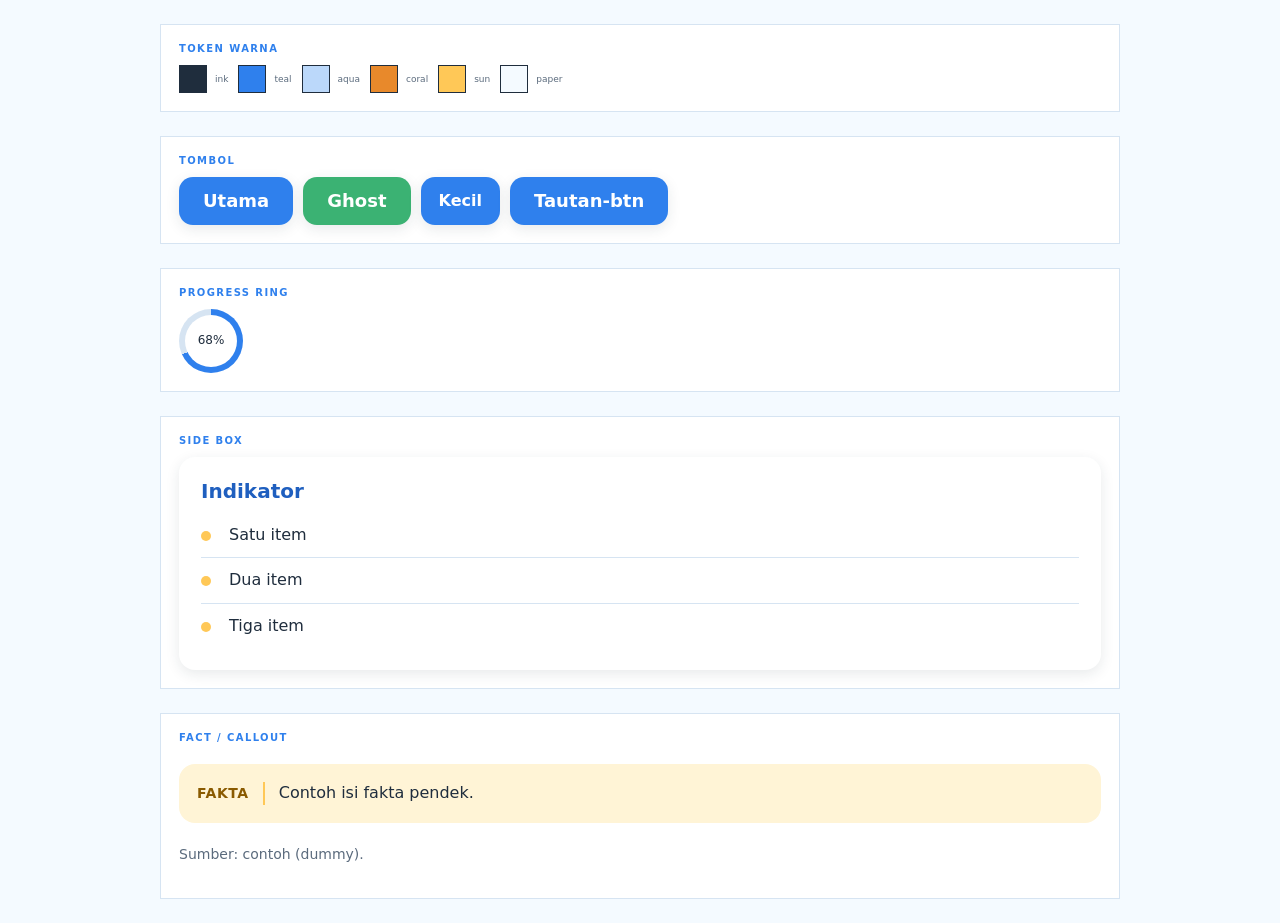
<file: qiiora-deploy/_komponen.html>
<!DOCTYPE html>
<html lang="id">
<head>
<meta charset="utf-8">
<meta name="viewport" content="width=device-width, initial-scale=1">
<title>QIIORA — Uji Komponen (tidak di-deploy)</title>
<link rel="stylesheet" href="assets/css/tokens.css">
<link rel="stylesheet" href="assets/css/base.css">
<link rel="stylesheet" href="assets/css/komponen.css">
<style>
body{padding:24px}
.grid{display:grid;gap:24px;max-width:960px;margin:0 auto}
.box{border:1px solid var(--line);background:var(--white);padding:18px}
.box h2{font-family:var(--mono);font-size:10px;letter-spacing:.14em;text-transform:uppercase;color:var(--teal);margin-bottom:10px}
.row{display:flex;flex-wrap:wrap;gap:10px;align-items:center}
.swatch{display:inline-flex;align-items:center;gap:8px;font-family:var(--mono);font-size:9px;color:var(--ink-soft)}
.swatch i{width:28px;height:28px;border:1px solid var(--ink);display:inline-block}
/* progress ring */
.ring{width:64px;height:64px;border-radius:50%;display:grid;place-items:center;font-family:var(--mono);font-size:12px;background:conic-gradient(var(--teal) 0 68%, var(--line) 68% 100%);position:relative}
.ring::before{content:"";position:absolute;inset:6px;border-radius:50%;background:var(--white)}
.ring span{position:relative;z-index:1}
</style>
</head>
<body>
<div class="grid">
  <div class="box">
    <h2>Token Warna</h2>
    <div class="row">
      <span class="swatch"><i style="background:var(--ink)"></i>ink</span>
      <span class="swatch"><i style="background:var(--teal)"></i>teal</span>
      <span class="swatch"><i style="background:var(--aqua)"></i>aqua</span>
      <span class="swatch"><i style="background:var(--coral)"></i>coral</span>
      <span class="swatch"><i style="background:var(--sun)"></i>sun</span>
      <span class="swatch"><i style="background:var(--paper)"></i>paper</span>
    </div>
  </div>

  <div class="box">
    <h2>Tombol</h2>
    <div class="row">
      <button class="btn">Utama</button>
      <button class="btn btn--ghost">Ghost</button>
      <button class="btn btn--sm">Kecil</button>
      <a class="btn" href="#">Tautan-btn</a>
    </div>
  </div>

  <div class="box">
    <h2>Progress Ring</h2>
    <div class="row">
      <div class="ring"><span>68%</span></div>
    </div>
  </div>

  <div class="box">
    <h2>Side Box</h2>
    <div class="side-box">
      <h3>Indikator</h3>
      <ul>
        <li>Satu item</li>
        <li>Dua item</li>
        <li>Tiga item</li>
      </ul>
    </div>
  </div>

  <div class="box">
    <h2>Fact / Callout</h2>
    <div class="fact"><span class="lab">Fakta</span><p>Contoh isi fakta pendek.</p></div>
    <p class="source-line">Sumber: contoh (dummy).</p>
  </div>
</div>
</body>
</html>
</file>
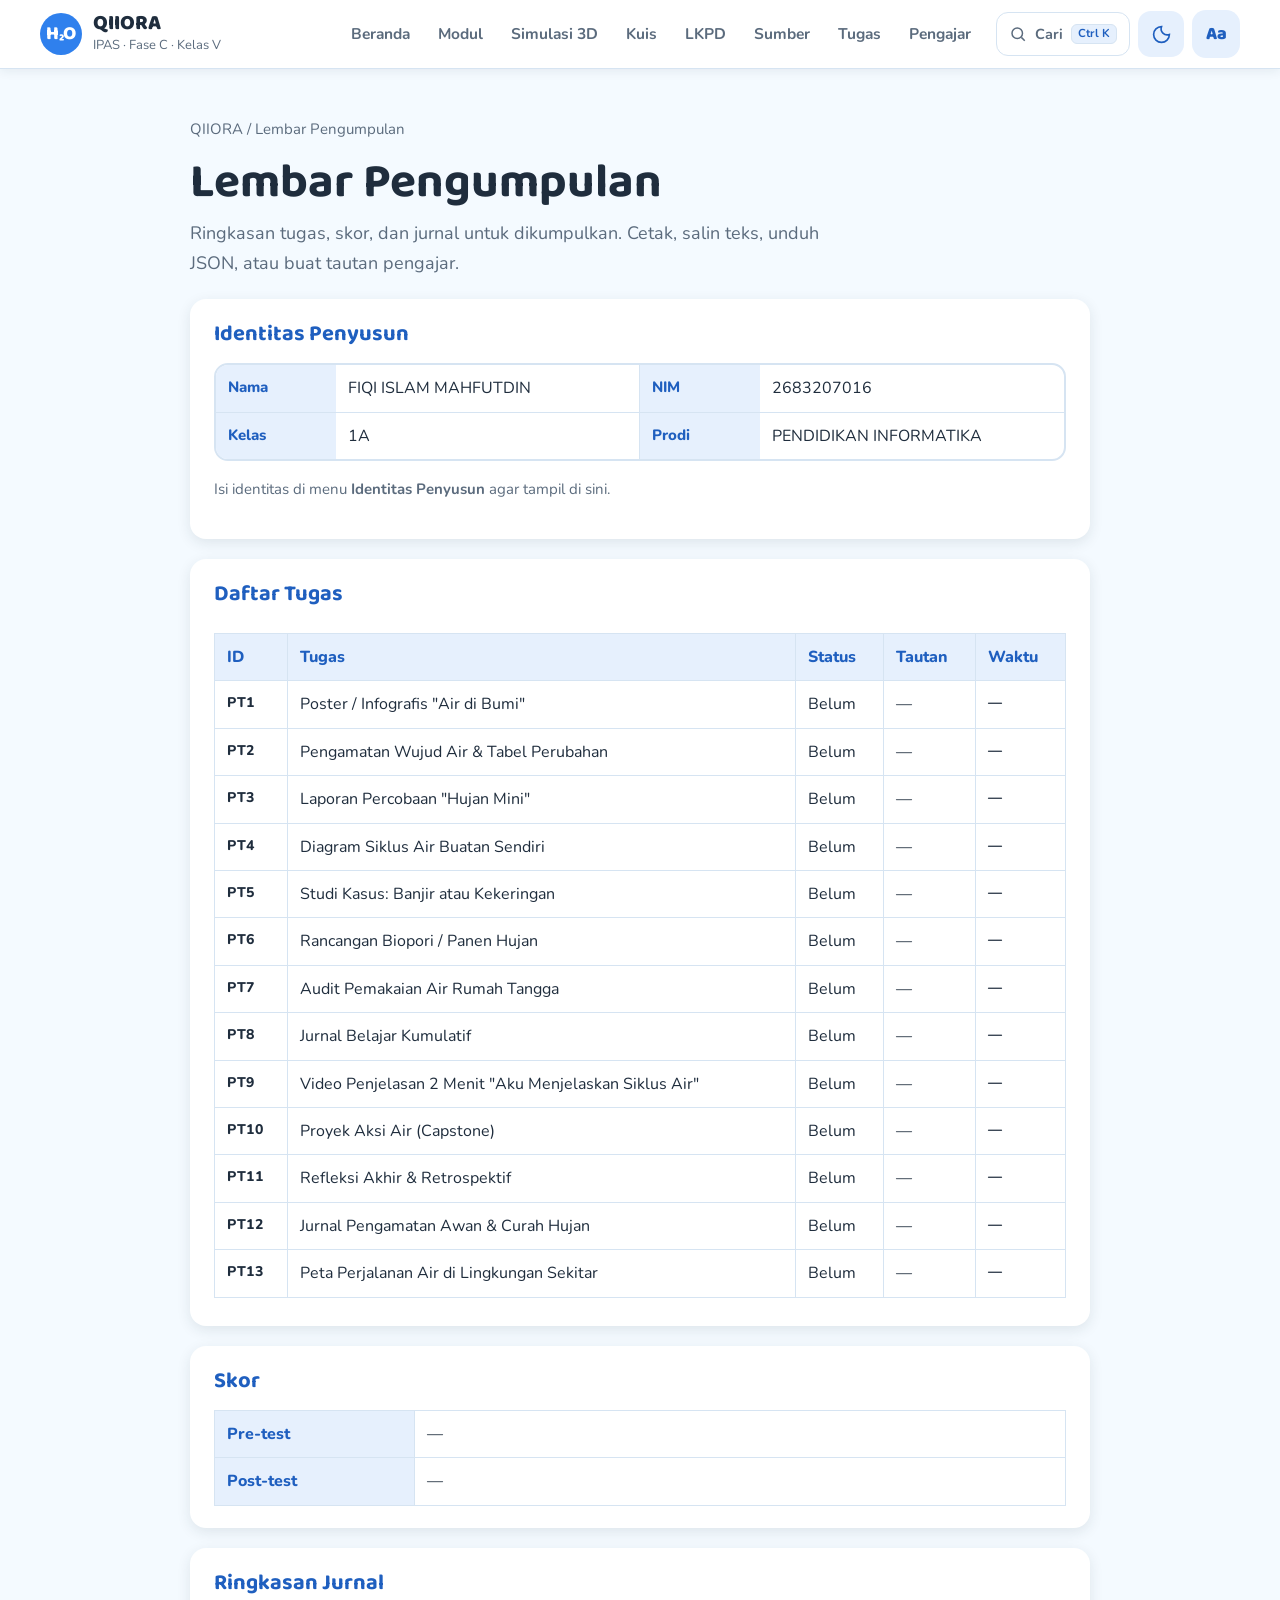
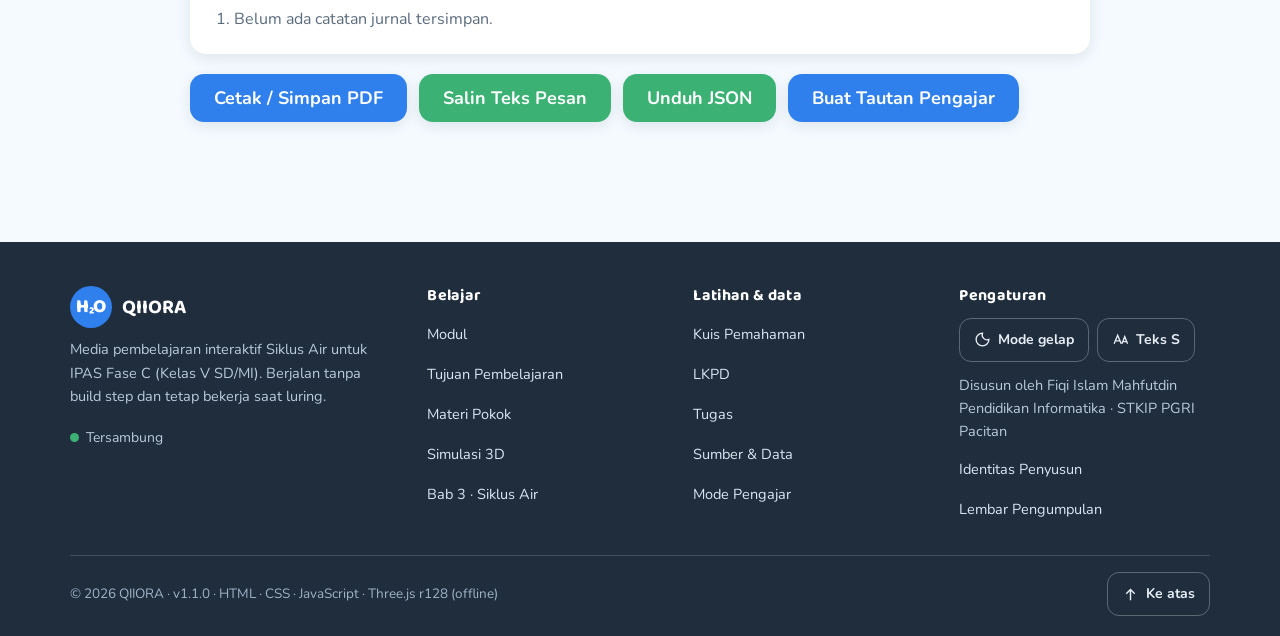
<file: qiiora-deploy/kumpul.html>
<!DOCTYPE html>
<html lang="id">
<head>
<meta charset="utf-8">
<meta name="viewport" content="width=device-width, initial-scale=1">
<title>QIIORA — Lembar Pengumpulan</title>
<link rel="preconnect" href="https://fonts.googleapis.com">
<link rel="preconnect" href="https://fonts.gstatic.com" crossorigin>
<link href="https://fonts.googleapis.com/css2?family=Baloo+2:wght@500;600;700;800&family=Nunito:wght@400;600;700;800&display=swap" rel="stylesheet">
<link rel="stylesheet" href="assets/css/tokens.css">
<link rel="stylesheet" href="assets/css/base.css">
<link rel="stylesheet" href="assets/css/komponen.css">
<link rel="stylesheet" href="assets/css/halaman.css">
<link rel="stylesheet" href="assets/css/cangkang.css">
<link rel="stylesheet" href="assets/css/ui.css">
<script src="assets/js/tema.js"></script>
<link rel="stylesheet" href="assets/css/cetak.css">
</head>
<body>
<a class="skip" href="#main">Lewati ke konten utama</a>

<header class="site-head">
  <div class="head-in">
    <a class="brand" href="index.html#/beranda" aria-label="Beranda QIIORA">
      <span class="brand-mark" aria-hidden="true">H₂O</span>
      <span style="min-width:0;overflow:hidden">
        <span class="brand-name">QIIORA</span>
        <span class="brand-sub">IPAS · Fase C · Kelas V</span>
      </span>
    </a>

    <nav class="nav" id="navUtama" aria-label="Navigasi utama">
      <span class="nav-ind" data-nav-ind aria-hidden="true"></span>
      <a href="index.html#/beranda">Beranda</a>
      <a href="index.html#/modul">Modul</a>
      <a href="index.html#/simulasi">Simulasi 3D</a>
      <a href="index.html#/kuis">Kuis</a>
      <a href="index.html#/lkpd">LKPD</a>
      <a href="index.html#/sumber">Sumber</a>
      <a href="tugas.html">Tugas</a>
      <a href="pengajar.html">Pengajar</a>
    </nav>

    <div class="head-actions">
      <button class="cari-btn" type="button" data-cari aria-label="Cari (Ctrl+K)" title="Cari — Ctrl+K">
        <svg viewBox="0 0 24 24" fill="none" stroke="currentColor" stroke-width="2" aria-hidden="true"><circle cx="11" cy="11" r="7"/><path d="M16.5 16.5L21 21"/></svg>
        <span>Cari</span><kbd>Ctrl K</kbd>
      </button>
      <button class="icon-btn" type="button" data-tema-toggle aria-pressed="false" aria-label="Ganti mode terang atau gelap" title="Mode terang / gelap">
        <svg viewBox="0 0 24 24" fill="none" stroke="currentColor" stroke-width="1.9" aria-hidden="true"><path d="M12 3a9 9 0 1 0 9 9 7 7 0 0 1-9-9z"/></svg>
      </button>
      <button class="nav-toggle" type="button" data-nav-toggle aria-expanded="false" aria-controls="drawer" aria-label="Buka menu">
        <span></span>
      </button>
    </div>
  </div>
</header>

<div class="drawer-scrim" data-drawer-scrim></div>
<aside class="drawer" id="drawer" aria-label="Menu navigasi">
  <div class="drawer-head">
    <strong>Menu QIIORA</strong>
    <button class="icon-btn" type="button" data-drawer-close aria-label="Tutup menu">
      <svg viewBox="0 0 24 24" fill="none" stroke="currentColor" stroke-width="2" aria-hidden="true"><path d="M6 6l12 12M18 6L6 18"/></svg>
    </button>
  </div>
  <nav class="drawer-body" aria-label="Navigasi lengkap">
    <a href="index.html#/beranda">Beranda</a>
    <span class="np-label">Belajar</span>
    <a href="index.html#/modul">Modul</a>
    <a href="index.html#/tujuan">Tujuan Pembelajaran</a>
    <a href="index.html#/materi">Materi Pokok</a>
    <a href="index.html#/simulasi">Simulasi 3D</a>
    <a href="index.html#/model-tanah">Model Tanah 3D</a>
    <a href="index.html#/kesimpulan">Kesimpulan</a>
    <span class="np-label">Latihan</span>
    <a href="index.html#/kuis">Kuis Pemahaman</a>
    <a href="index.html#/lkpd">LKPD</a>
    <a href="tugas.html">Tugas</a>
    <span class="np-label">Lainnya</span>
    <a href="index.html#/sumber">Sumber &amp; Data</a>
    <a href="kumpul.html" aria-current="page">Lembar Pengumpulan</a>
    <a href="pengajar.html">Mode Pengajar</a>
    <a href="index.html#/identitas">Identitas Penyusun</a>
  </nav>
</aside>


<main class="page">
  <div class="wrap-narrow">
    <p class="breadcrumb"><a href="index.html">QIIORA</a> / Lembar Pengumpulan</p>
    <h1>Lembar Pengumpulan</h1>
    <p class="lede">Ringkasan tugas, skor, dan jurnal untuk dikumpulkan. Cetak, salin teks, unduh JSON, atau buat tautan pengajar.</p>

    <div class="card" id="identitasCard">
      <h2>Identitas Penyusun</h2>
      <div class="id-grid">
        <div><dt>Nama</dt><dd data-kumpul-nama>—</dd></div>
        <div><dt>NIM</dt><dd data-kumpul-nim>—</dd></div>
        <div><dt>Kelas</dt><dd data-kumpul-kelas>—</dd></div>
        <div><dt>Prodi</dt><dd data-kumpul-prodi>—</dd></div>
      </div>
      <p class="field-hint">Isi identitas di menu <b>Identitas Penyusun</b> agar tampil di sini.</p>
    </div>

    <div class="card">
      <h2>Daftar Tugas</h2>
      <div class="table-scroll">
        <table class="rekap" id="tabelTugas">
          <thead><tr><th>ID</th><th>Tugas</th><th>Status</th><th>Tautan</th><th>Waktu</th></tr></thead>
          <tbody id="tbodyTugas"></tbody>
        </table>
      </div>
      <div class="field-hint" id="duplikatHint"></div>
    </div>

    <div class="card">
      <h2>Skor</h2>
      <table class="rekap">
        <tbody>
          <tr><th style="width:200px">Pre-test</th><td data-kumpul-pretest>—</td></tr>
          <tr><th>Post-test</th><td data-kumpul-posttest>—</td></tr>
        </tbody>
      </table>
    </div>

    <div class="card">
      <h2>Ringkasan Jurnal</h2>
      <ol id="jurnalList" style="margin:10px 0 0;padding-left:20px;"></ol>
    </div>

    <div class="act-row no-print">
      <button class="btn" type="button" data-cetak>Cetak / Simpan PDF</button>
      <button class="btn btn--ghost" type="button" data-salin>Salin Teks Pesan</button>
      <button class="btn btn--ghost" type="button" data-unduh-json>Unduh JSON</button>
      <button class="btn" type="button" data-buat-kode>Buat Tautan Pengajar</button>
    </div>
    <div class="field no-print" id="kodeBox" style="display:none">
      <label for="kodeTxt">Tautan Pengajar (salin dan kirim)</label>
      <textarea id="kodeTxt" style="width:100%;min-height:70px;" readonly></textarea>
      <button class="btn btn--sm" type="button" data-salin-kode style="margin-top:8px">Salin Tautan</button>
    </div>
  </div>
</main>

<footer class="site-foot">
  <div class="wrap">
    <div class="foot-grid">
      <div class="foot-col">
        <div class="foot-brand">
          <span class="brand-mark" aria-hidden="true">H₂O</span>
          <strong>QIIORA</strong>
        </div>
        <p>Media pembelajaran interaktif Siklus Air untuk IPAS Fase C (Kelas V SD/MI). Berjalan tanpa build step dan tetap bekerja saat luring.</p>
        <span class="foot-status" data-koneksi><i aria-hidden="true"></i>Tersambung</span>
      </div>
      <div class="foot-col">
        <h3>Belajar</h3>
        <ul>
          <li><a href="index.html#/modul">Modul</a></li>
          <li><a href="index.html#/tujuan">Tujuan Pembelajaran</a></li>
          <li><a href="index.html#/materi">Materi Pokok</a></li>
          <li><a href="index.html#/simulasi">Simulasi 3D</a></li>
          <li><a href="bab/bab-3-siklus-air.html">Bab 3 · Siklus Air</a></li>
        </ul>
      </div>
      <div class="foot-col">
        <h3>Latihan &amp; data</h3>
        <ul>
          <li><a href="index.html#/kuis">Kuis Pemahaman</a></li>
          <li><a href="index.html#/lkpd">LKPD</a></li>
          <li><a href="tugas.html">Tugas</a></li>
          <li><a href="index.html#/sumber">Sumber &amp; Data</a></li>
          <li><a href="pengajar.html">Mode Pengajar</a></li>
        </ul>
      </div>
      <div class="foot-col">
        <h3>Pengaturan</h3>
        <div class="foot-tools">
          <button type="button" data-tema-toggle aria-pressed="false" aria-label="Ganti mode terang atau gelap">
            <svg viewBox="0 0 24 24" fill="none" stroke="currentColor" stroke-width="1.9" aria-hidden="true"><path d="M12 3a9 9 0 1 0 9 9 7 7 0 0 1-9-9z"/></svg>
            <span data-tema-label>Mode gelap</span>
          </button>
          <button type="button" data-ukuran-toggle aria-label="Ukuran teks">
            <svg viewBox="0 0 24 24" fill="none" stroke="currentColor" stroke-width="1.9" aria-hidden="true"><path d="M3 18l5-12 5 12M4.6 14h6.8M14 18l4-10 4 10M15.4 15h5.2"/></svg>
            <span data-ukuran-label>Teks S</span>
          </button>
        </div>
        <p style="margin-top:12px">Disusun oleh Fiqi Islam Mahfutdin<br>Pendidikan Informatika · STKIP PGRI Pacitan</p>
        <ul>
          <li><a href="index.html#/identitas">Identitas Penyusun</a></li>
          <li><a href="kumpul.html">Lembar Pengumpulan</a></li>
        </ul>
      </div>
    </div>
    <div class="foot-bottom">
      <span>© 2026 QIIORA · <span data-versi>v1.1.0</span> · HTML · CSS · JavaScript · Three.js r128 (offline)</span>
      <button class="to-top" type="button" data-to-top>
        <svg viewBox="0 0 24 24" width="17" height="17" fill="none" stroke="currentColor" stroke-width="2" aria-hidden="true"><path d="M12 20V5M6 11l6-6 6 6"/></svg>
        Ke atas
      </button>
    </div>
  </div>
</footer>

<nav class="bottom-nav" aria-label="Navigasi cepat">
  <ul>
    <li><a href="index.html#/beranda">
      <svg viewBox="0 0 24 24" fill="none" stroke="currentColor" stroke-width="1.9" aria-hidden="true"><path d="M4 11l8-7 8 7v9H4z"/></svg>Beranda</a></li>
    <li><a href="index.html#/modul">
      <svg viewBox="0 0 24 24" fill="none" stroke="currentColor" stroke-width="1.9" aria-hidden="true"><path d="M4 5h7v15H4zM13 5h7v15h-7z"/></svg>Modul</a></li>
    <li><a href="index.html#/simulasi">
      <svg viewBox="0 0 24 24" fill="none" stroke="currentColor" stroke-width="1.9" aria-hidden="true"><path d="M12 3l8 4.5v9L12 21l-8-4.5v-9z"/><path d="M12 3v18"/></svg>Simulasi</a></li>
    <li><a href="index.html#/kuis">
      <svg viewBox="0 0 24 24" fill="none" stroke="currentColor" stroke-width="1.9" aria-hidden="true"><circle cx="12" cy="12" r="9"/><path d="M9.5 9.5a2.5 2.5 0 1 1 3.5 2.3V13"/><circle cx="12.8" cy="16.4" r=".9" fill="currentColor" stroke="none"/></svg>Kuis</a></li>
    <li><button type="button" data-nav-toggle aria-expanded="false" aria-controls="drawer" aria-label="Menu lainnya">
      <svg viewBox="0 0 24 24" fill="none" stroke="currentColor" stroke-width="2" aria-hidden="true"><path d="M4 7h16M4 12h16M4 17h16"/></svg>Menu</button></li>
  </ul>
</nav>


<script src="data/konfigurasi.js"></script>
<script src="assets/js/inti.js"></script>
<script src="assets/js/simpan.js"></script>
<script src="assets/js/baca.js"></script>
<script src="assets/js/router.js"></script>
<script src="assets/js/nav.js"></script>
<script src="assets/js/ui.js"></script>
<script src="assets/js/cari.js"></script>
<script src="assets/js/tugas.js"></script>
<script src="assets/js/kumpul.js"></script>
<script src="data/tugas.js"></script>
<script>
(function(){
'use strict';
function pesan(t, jenis){
  if(QIIORA.ui) QIIORA.ui.toast(t, { jenis: jenis || 'info' });
}
function esc(s){ return String(s==null?'':s).replace(/&/g,'&amp;').replace(/</g,'&lt;').replace(/>/g,'&gt;'); }

/* Identitas */
var id = QIIORA.simpan.ambil('identitas', {});
['nama','nim','kelas','prodi'].forEach(function(k){
  var el = document.querySelector('[data-kumpul-' + k + ']');
  if(el) el.textContent = id[k] && String(id[k]).trim() ? id[k] : '—';
});

/* Tugas */
var kumpul = QIIORA.tugas.ambilKumpul();
var tbody = document.getElementById('tbodyTugas');
(function(){
  tbody.innerHTML = '';
  (QIIORA.tugasList || []).forEach(function(t){
    var st = kumpul[t.id] || {};
    var tr = document.createElement('tr');
    var statusTxt = st.status === 'terkirim' ? 'Terkirim' : st.status === 'draf' ? 'Draf' : 'Belum';
    tr.innerHTML = '<td class="mono">' + t.id + '</td>'
      + '<td>' + esc(t.judul) + '</td>'
      + '<td>' + statusTxt + '</td>'
      + '<td class="tautan">' + (st.link ? '<a href="'+esc(st.link)+'" target="_blank" rel="noopener noreferrer">'+esc(st.link)+'</a>' : '—') + '</td>'
      + '<td class="mono">' + (st.waktu ? new Date(st.waktu).toLocaleString('id-ID', {dateStyle:'short', timeStyle:'short'}) : '—') + '</td>';
    tbody.appendChild(tr);
  });
})();

var dup = QIIORA.tugas.deteksiDuplikat(kumpul);
var dupHint = document.getElementById('duplikatHint');
if(dup.length){
  var ids = [];
  dup.forEach(function(d){ ids = ids.concat(d.id); });
  dupHint.textContent = '⚠ Ada tautan sama dipakai di: ' + ids.join(', ') + '.';
  dupHint.className = 'field-hint err';
} else {
  dupHint.textContent = '';
}

/* Skor */
function skorTeks(k){
  var s = QIIORA.simpan.ambil(k, {});
  if(!s || !s.total) return '—';
  return s.benar + ' / ' + s.total + ' (' + Math.round(s.benar/s.total*100) + '%)';
}
document.querySelector('[data-kumpul-pretest]').textContent = skorTeks('skor-pretest');
document.querySelector('[data-kumpul-posttest]').textContent = skorTeks('skor-posttest');

/* Jurnal ringkas */
var jurnal = QIIORA.simpan.ambil('jurnal-ringkas', []);
var jl = document.getElementById('jurnalList');
if(!jurnal.length){
  jl.innerHTML = '<li style="color:var(--ink-soft)">Belum ada catatan jurnal tersimpan.</li>';
} else {
  jl.innerHTML = jurnal.map(function(j){ return '<li>' + esc(j) + '</li>'; }).join('');
}

/* Salin manual: tampilkan teks di laci, bukan window.prompt */
function tampilkanTeks(teks){
  var pre = document.createElement('pre');
  pre.style.cssText = 'white-space:pre-wrap;word-break:break-word;font:600 14px/1.6 var(--font-isi);margin:0;background:var(--primary-soft);padding:14px;border-radius:12px;user-select:text';
  pre.textContent = teks;
  QIIORA.ui.sheet({
    judul: 'Salin teks manual',
    sub: 'Peramban ini tidak mengizinkan salin otomatis. Pilih teks di bawah lalu salin (Ctrl+C).',
    posisi: 'bawah',
    isi: pre,
    aksi: [{ label: 'Tutup', kelas: 'btn--netral' }]
  });
}

/* Aksi */
document.querySelector('[data-cetak]').addEventListener('click', function(){ window.print(); });

document.querySelector('[data-salin]').addEventListener('click', function(){
  var baris = ['LEMBAR PENGUMPULAN — QIIORA'];
  baris.push('Nama: ' + (id.nama || '-') + ' | NIM: ' + (id.nim || '-') + ' | Kelas: ' + (id.kelas || '-'));
  baris.push('Prodi: ' + (id.prodi || '-'));
  baris.push('');
  (QIIORA.tugasList || []).forEach(function(t){
    var st = kumpul[t.id] || {};
    baris.push(t.id + ' ' + (st.status||'belum').toUpperCase() + ': ' + (st.link || '-'));
  });
  var teks = baris.join('\n');
  if(navigator.clipboard){
    navigator.clipboard.writeText(teks).then(function(){ pesan('Teks disalin'); })
      .catch(function(){ tampilkanTeks(teks); });
  } else { tampilkanTeks(teks); }
});

document.querySelector('[data-unduh-json]').addEventListener('click', function(){
  var data = {
    identitas: id,
    kumpul: kumpul,
    skor: { pretest: QIIORA.simpan.ambil('skor-pretest', {}), posttest: QIIORA.simpan.ambil('skor-posttest', {}) },
    jurnal: jurnal
  };
  var blob = new Blob([JSON.stringify(data, null, 2)], {type:'application/json'});
  var a = document.createElement('a');
  a.href = URL.createObjectURL(blob);
  a.download = 'qiiora-kumpul.json';
  a.click();
  URL.revokeObjectURL(a.href);
  pesan('JSON diunduh');
});

document.querySelector('[data-buat-kode]').addEventListener('click', function(){
  var kode = QIIORA.kumpul.susunKode();
  if(kode.length > QIIORA.kumpul.batasKode){
    pesan('Data terlalu besar, gunakan Unduh JSON');
    return;
  }
  var url = location.href.split('#')[0].replace('kumpul.html','pengajar.html') + '#k=' + kode;
  var box = document.getElementById('kodeBox');
  box.style.display = 'block';
  document.getElementById('kodeTxt').value = url;
  pesan('Tautan pengajar dibuat');
});
document.querySelector('[data-salin-kode]').addEventListener('click', function(){
  var v = document.getElementById('kodeTxt').value;
  if(navigator.clipboard){ navigator.clipboard.writeText(v).then(function(){ pesan('Tautan disalin'); }); }
});
})();
</script>
</body>
</html>
</file>
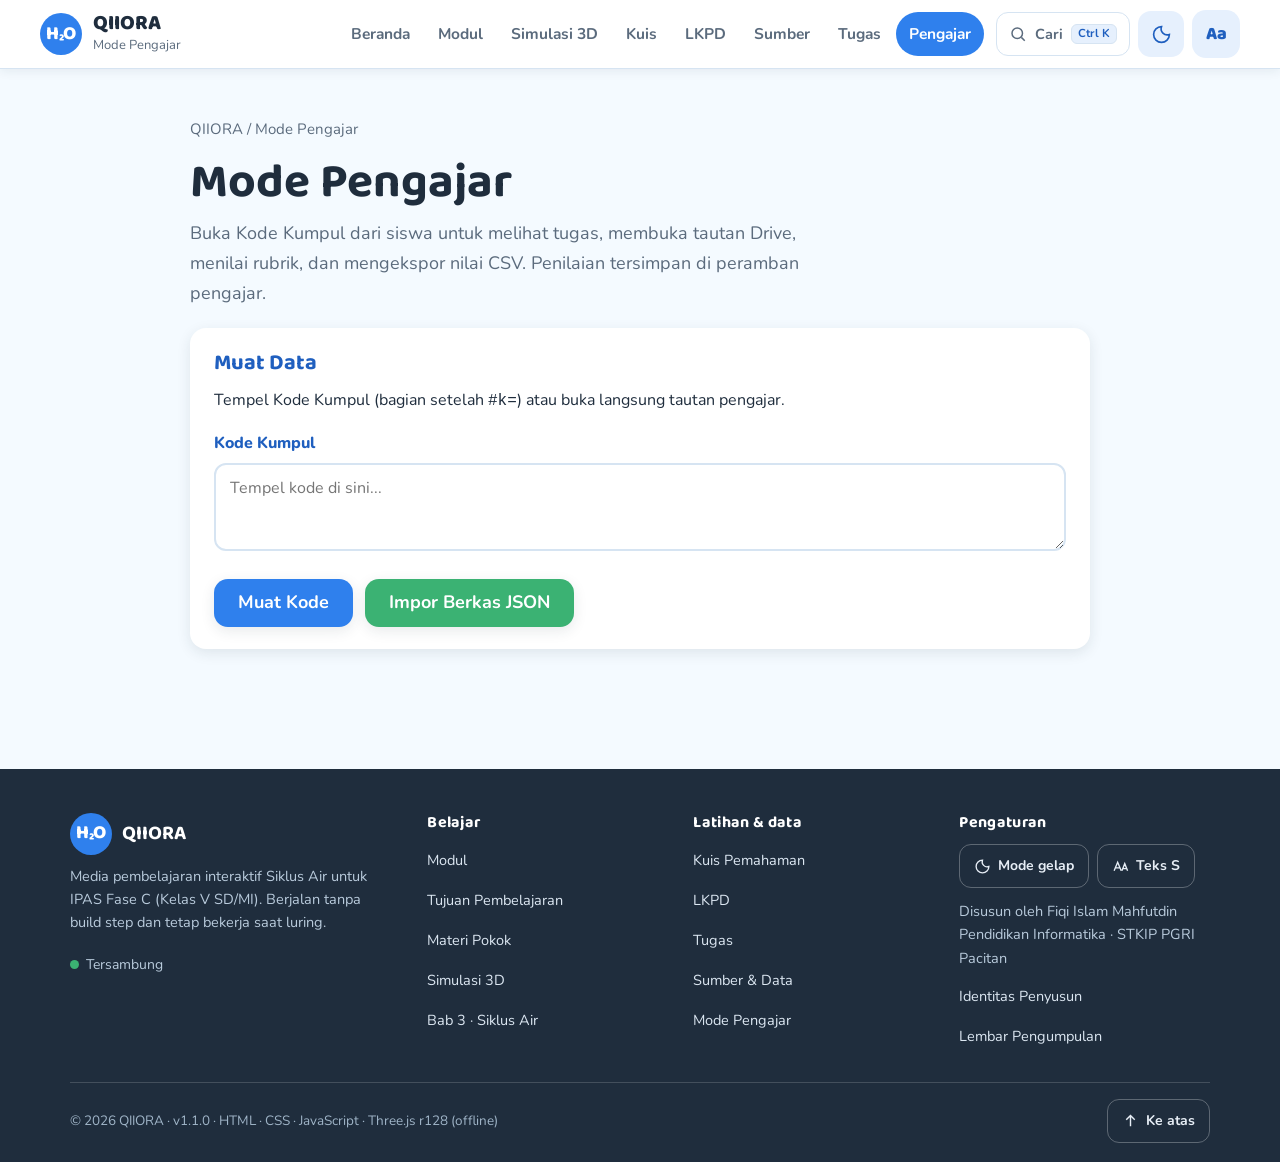
<file: qiiora-deploy/pengajar.html>
<!DOCTYPE html>
<html lang="id">
<head>
<meta charset="utf-8">
<meta name="viewport" content="width=device-width, initial-scale=1">
<title>QIIORA — Mode Pengajar</title>
<link rel="preconnect" href="https://fonts.googleapis.com">
<link rel="preconnect" href="https://fonts.gstatic.com" crossorigin>
<link href="https://fonts.googleapis.com/css2?family=Baloo+2:wght@500;600;700;800&family=Nunito:wght@400;600;700;800&display=swap" rel="stylesheet">
<link rel="stylesheet" href="assets/css/tokens.css">
<link rel="stylesheet" href="assets/css/base.css">
<link rel="stylesheet" href="assets/css/komponen.css">
<link rel="stylesheet" href="assets/css/halaman.css">
<link rel="stylesheet" href="assets/css/cangkang.css">
<link rel="stylesheet" href="assets/css/ui.css">
<script src="assets/js/tema.js"></script>
<link rel="stylesheet" href="assets/css/cetak.css">
</head>
<body>
<a class="skip" href="#main">Lewati ke konten utama</a>

<header class="site-head">
  <div class="head-in">
    <a class="brand" href="index.html#/beranda" aria-label="Beranda QIIORA">
      <span class="brand-mark" aria-hidden="true">H₂O</span>
      <span style="min-width:0;overflow:hidden">
        <span class="brand-name">QIIORA</span>
        <span class="brand-sub">Mode Pengajar</span>
      </span>
    </a>

    <nav class="nav" id="navUtama" aria-label="Navigasi utama">
      <span class="nav-ind" data-nav-ind aria-hidden="true"></span>
      <a href="index.html#/beranda">Beranda</a>
      <a href="index.html#/modul">Modul</a>
      <a href="index.html#/simulasi">Simulasi 3D</a>
      <a href="index.html#/kuis">Kuis</a>
      <a href="index.html#/lkpd">LKPD</a>
      <a href="index.html#/sumber">Sumber</a>
      <a href="tugas.html">Tugas</a>
      <a href="pengajar.html" aria-current="page">Pengajar</a>
    </nav>

    <div class="head-actions">
      <button class="cari-btn" type="button" data-cari aria-label="Cari (Ctrl+K)" title="Cari — Ctrl+K">
        <svg viewBox="0 0 24 24" fill="none" stroke="currentColor" stroke-width="2" aria-hidden="true"><circle cx="11" cy="11" r="7"/><path d="M16.5 16.5L21 21"/></svg>
        <span>Cari</span><kbd>Ctrl K</kbd>
      </button>
      <button class="icon-btn" type="button" data-tema-toggle aria-pressed="false" aria-label="Ganti mode terang atau gelap" title="Mode terang / gelap">
        <svg viewBox="0 0 24 24" fill="none" stroke="currentColor" stroke-width="1.9" aria-hidden="true"><path d="M12 3a9 9 0 1 0 9 9 7 7 0 0 1-9-9z"/></svg>
      </button>
      <button class="nav-toggle" type="button" data-nav-toggle aria-expanded="false" aria-controls="drawer" aria-label="Buka menu">
        <span></span>
      </button>
    </div>
  </div>
</header>

<div class="drawer-scrim" data-drawer-scrim></div>
<aside class="drawer" id="drawer" aria-label="Menu navigasi">
  <div class="drawer-head">
    <strong>Menu QIIORA</strong>
    <button class="icon-btn" type="button" data-drawer-close aria-label="Tutup menu">
      <svg viewBox="0 0 24 24" fill="none" stroke="currentColor" stroke-width="2" aria-hidden="true"><path d="M6 6l12 12M18 6L6 18"/></svg>
    </button>
  </div>
  <nav class="drawer-body" aria-label="Navigasi lengkap">
    <a href="index.html#/beranda">Beranda</a>
    <span class="np-label">Belajar</span>
    <a href="index.html#/modul">Modul</a>
    <a href="index.html#/tujuan">Tujuan Pembelajaran</a>
    <a href="index.html#/materi">Materi Pokok</a>
    <a href="index.html#/simulasi">Simulasi 3D</a>
    <a href="index.html#/model-tanah">Model Tanah 3D</a>
    <a href="index.html#/kesimpulan">Kesimpulan</a>
    <span class="np-label">Latihan</span>
    <a href="index.html#/kuis">Kuis Pemahaman</a>
    <a href="index.html#/lkpd">LKPD</a>
    <a href="tugas.html">Tugas</a>
    <span class="np-label">Lainnya</span>
    <a href="index.html#/sumber">Sumber &amp; Data</a>
    <a href="kumpul.html">Lembar Pengumpulan</a>
    <a href="pengajar.html" aria-current="page">Mode Pengajar</a>
    <a href="index.html#/identitas">Identitas Penyusun</a>
  </nav>
</aside>


<main class="page">
  <div class="wrap-narrow">
    <p class="breadcrumb"><a href="index.html">QIIORA</a> / Mode Pengajar</p>
    <h1>Mode Pengajar</h1>
    <p class="lede">Buka Kode Kumpul dari siswa untuk melihat tugas, membuka tautan Drive, menilai rubrik, dan mengekspor nilai CSV. Penilaian tersimpan di peramban pengajar.</p>

    <div class="card" id="cardImpor">
      <h2>Muat Data</h2>
      <p >Tempel Kode Kumpul (bagian setelah <code>#k=</code>) atau buka langsung tautan pengajar.</p>
      <div class="field">
        <label for="kodeInput">Kode Kumpul</label>
        <textarea id="kodeInput" style="width:100%;min-height:88px;font-family:var(--mono)" placeholder="Tempel kode di sini..."></textarea>
      </div>
      <div class="act-row">
        <button class="btn" type="button" data-muat-kode>Muat Kode</button>
        <label class="btn btn--ghost" style="cursor:pointer">Impor Berkas JSON<input type="file" data-impor-json hidden accept="application/json,.json"></label>
      </div>
      <div class="field-hint err" id="imporErr" style="display:none"></div>
    </div>

    <div id="dataView" style="display:none">
      <div class="card">
        <h2>Identitas Siswa</h2>
        <div class="id-grid" style="display:grid;grid-template-columns:1fr 1fr;gap:0">
          <div><dt>Nama</dt><dd data-p-nama>—</dd></div>
          <div><dt>NIM</dt><dd data-p-nim>—</dd></div>
          <div><dt>Kelas</dt><dd data-p-kelas>—</dd></div>
          <div><dt>Prodi</dt><dd data-p-prodi>—</dd></div>
        </div>
        <p class="field-hint">Dikumpulkan: <span data-p-waktu>—</span></p>
      </div>

      <div class="card">
        <h2>Skor</h2>
        <table class="rekap">
          <tbody>
            <tr><th style="width:200px">Pre-test</th><td data-p-pretest>—</td></tr>
            <tr><th>Post-test</th><td data-p-posttest>—</td></tr>
          </tbody>
        </table>
      </div>

      <div id="tugasView"></div>

      <div class="card">
        <h2>Ringkasan Jurnal</h2>
        <ol id="pJurnal" style="margin:10px 0 0;padding-left:20px;"></ol>
      </div>

      <div class="act-row">
        <button class="btn" type="button" data-ekspor-csv>Ekspor Nilai (CSV)</button>
        <button class="btn btn--ghost" type="button" data-cetak>Cetak</button>
      </div>
    </div>
  </div>
</main>

<footer class="site-foot">
  <div class="wrap">
    <div class="foot-grid">
      <div class="foot-col">
        <div class="foot-brand">
          <span class="brand-mark" aria-hidden="true">H₂O</span>
          <strong>QIIORA</strong>
        </div>
        <p>Media pembelajaran interaktif Siklus Air untuk IPAS Fase C (Kelas V SD/MI). Berjalan tanpa build step dan tetap bekerja saat luring.</p>
        <span class="foot-status" data-koneksi><i aria-hidden="true"></i>Tersambung</span>
      </div>
      <div class="foot-col">
        <h3>Belajar</h3>
        <ul>
          <li><a href="index.html#/modul">Modul</a></li>
          <li><a href="index.html#/tujuan">Tujuan Pembelajaran</a></li>
          <li><a href="index.html#/materi">Materi Pokok</a></li>
          <li><a href="index.html#/simulasi">Simulasi 3D</a></li>
          <li><a href="bab/bab-3-siklus-air.html">Bab 3 · Siklus Air</a></li>
        </ul>
      </div>
      <div class="foot-col">
        <h3>Latihan &amp; data</h3>
        <ul>
          <li><a href="index.html#/kuis">Kuis Pemahaman</a></li>
          <li><a href="index.html#/lkpd">LKPD</a></li>
          <li><a href="tugas.html">Tugas</a></li>
          <li><a href="index.html#/sumber">Sumber &amp; Data</a></li>
          <li><a href="pengajar.html">Mode Pengajar</a></li>
        </ul>
      </div>
      <div class="foot-col">
        <h3>Pengaturan</h3>
        <div class="foot-tools">
          <button type="button" data-tema-toggle aria-pressed="false" aria-label="Ganti mode terang atau gelap">
            <svg viewBox="0 0 24 24" fill="none" stroke="currentColor" stroke-width="1.9" aria-hidden="true"><path d="M12 3a9 9 0 1 0 9 9 7 7 0 0 1-9-9z"/></svg>
            <span data-tema-label>Mode gelap</span>
          </button>
          <button type="button" data-ukuran-toggle aria-label="Ukuran teks">
            <svg viewBox="0 0 24 24" fill="none" stroke="currentColor" stroke-width="1.9" aria-hidden="true"><path d="M3 18l5-12 5 12M4.6 14h6.8M14 18l4-10 4 10M15.4 15h5.2"/></svg>
            <span data-ukuran-label>Teks S</span>
          </button>
        </div>
        <p style="margin-top:12px">Disusun oleh Fiqi Islam Mahfutdin<br>Pendidikan Informatika · STKIP PGRI Pacitan</p>
        <ul>
          <li><a href="index.html#/identitas">Identitas Penyusun</a></li>
          <li><a href="kumpul.html">Lembar Pengumpulan</a></li>
        </ul>
      </div>
    </div>
    <div class="foot-bottom">
      <span>© 2026 QIIORA · <span data-versi>v1.1.0</span> · HTML · CSS · JavaScript · Three.js r128 (offline)</span>
      <button class="to-top" type="button" data-to-top>
        <svg viewBox="0 0 24 24" width="17" height="17" fill="none" stroke="currentColor" stroke-width="2" aria-hidden="true"><path d="M12 20V5M6 11l6-6 6 6"/></svg>
        Ke atas
      </button>
    </div>
  </div>
</footer>

<nav class="bottom-nav" aria-label="Navigasi cepat">
  <ul>
    <li><a href="index.html#/beranda">
      <svg viewBox="0 0 24 24" fill="none" stroke="currentColor" stroke-width="1.9" aria-hidden="true"><path d="M4 11l8-7 8 7v9H4z"/></svg>Beranda</a></li>
    <li><a href="index.html#/modul">
      <svg viewBox="0 0 24 24" fill="none" stroke="currentColor" stroke-width="1.9" aria-hidden="true"><path d="M4 5h7v15H4zM13 5h7v15h-7z"/></svg>Modul</a></li>
    <li><a href="index.html#/simulasi">
      <svg viewBox="0 0 24 24" fill="none" stroke="currentColor" stroke-width="1.9" aria-hidden="true"><path d="M12 3l8 4.5v9L12 21l-8-4.5v-9z"/><path d="M12 3v18"/></svg>Simulasi</a></li>
    <li><a href="index.html#/kuis">
      <svg viewBox="0 0 24 24" fill="none" stroke="currentColor" stroke-width="1.9" aria-hidden="true"><circle cx="12" cy="12" r="9"/><path d="M9.5 9.5a2.5 2.5 0 1 1 3.5 2.3V13"/><circle cx="12.8" cy="16.4" r=".9" fill="currentColor" stroke="none"/></svg>Kuis</a></li>
    <li><button type="button" data-nav-toggle aria-expanded="false" aria-controls="drawer" aria-label="Menu lainnya">
      <svg viewBox="0 0 24 24" fill="none" stroke="currentColor" stroke-width="2" aria-hidden="true"><path d="M4 7h16M4 12h16M4 17h16"/></svg>Menu</button></li>
  </ul>
</nav>


<script src="data/konfigurasi.js"></script>
<script src="assets/js/inti.js"></script>
<script src="assets/js/simpan.js"></script>
<script src="assets/js/baca.js"></script>
<script src="assets/js/router.js"></script>
<script src="assets/js/nav.js"></script>
<script src="assets/js/ui.js"></script>
<script src="assets/js/cari.js"></script>
<script src="assets/js/kumpul.js"></script>
<script src="assets/js/tugas.js"></script>
<script src="data/tugas.js"></script>
<script>
(function(){
'use strict';
function pesan(t, jenis){
  if(QIIORA.ui) QIIORA.ui.toast(t, { jenis: jenis || 'info' });
}
function esc(s){ return String(s==null?'':s).replace(/&/g,'&amp;').replace(/</g,'&lt;').replace(/>/g,'&gt;'); }

var current = null;   // data tervalidasi
var nilai = {};       // id → {level per kriteria, komentar}

function lihat(data){
  current = data;
  // identitas
  var id = data.identitas || {};
  ['nama','nim','kelas','prodi'].forEach(function(k){
    var el = document.querySelector('[data-p-' + k + ']');
    if(el) el.textContent = id[k] || '—';
  });
  document.querySelector('[data-p-waktu]').textContent = data.waktu ? new Date(data.waktu).toLocaleString('id-ID', {dateStyle:'long', timeStyle:'short'}) : '—';

  function skorTeks(s){
    if(!s || !s.total) return '—';
    return s.benar + ' / ' + s.total + ' (' + Math.round(s.benar/s.total*100) + '%)';
  }
  document.querySelector('[data-p-pretest]').textContent = skorTeks(data.skor && data.skor.pretest);
  document.querySelector('[data-p-posttest]').textContent = skorTeks(data.skor && data.skor.posttest);

  // jurnal
  var jl = document.getElementById('pJurnal');
  var jr = (data.jurnal && data.jurnal.ringkas) || [];
  jl.innerHTML = jr.length ? jr.map(function(j){ return '<li>'+esc(j)+'</li>'; }).join('') : '<li style="color:var(--ink-soft)">Tidak ada.</li>';

  // tugas
  var wrap = document.getElementById('tugasView');
  wrap.innerHTML = '';
  (data.tugas || []).forEach(function(t){
    var spec = (QIIORA.tugasList || []).filter(function(x){ return x.id === t.id; })[0];
    var card = document.createElement('div');
    card.className = 'card';
    var stTxt = t.status === 'terkirim' ? 'Terkirim' : t.status === 'draf' ? 'Draf' : 'Belum';
    var link = '';
    if(t.link){
      var v = QIIORA.tugas ? QIIORA.tugas.validasiTautan(t.link) : {valid:true};
      if(v.valid){
        link = '<a class="btn btn--sm" href="' + esc(t.link) + '" target="_blank" rel="noopener noreferrer">Buka di Drive</a>';
      } else {
        link = '<span class="badge badge--warn">Tautan tidak valid</span>';
      }
    } else {
      link = '<span class="mono" style="color:var(--ink-soft)">Belum ada tautan</span>';
    }
    var head = '<div class="card-head"><div><span class="mono" style="color:var(--coral)">' + t.id + '</span>'
      + '<h2 class="card-title" style="font-size:20px">' + esc(t.judul || t.id) + '</h2>'
      + '<p style="margin:4px 0 0;color:var(--ink-soft)">Status: ' + stTxt + (t.catatan ? ' · Catatan: ' + esc(t.catatan) : '') + '</p></div>'
      + '<div style="display:flex;gap:8px;align-items:center">' + link + '</div></div>';
    card.innerHTML = head;
    wrap.appendChild(card);

    // rubrik penilaian jika ada
    if(spec && spec.rubrik && spec.rubrik.length){
      var rb = document.createElement('div');
      rb.style.marginTop = '12px';
      var n = nilai[t.id] || (nilai[t.id] = { level: {}, komentar: '' });
      spec.rubrik.forEach(function(kr, ki){
        var row = document.createElement('div');
        row.style.marginBottom = '10px';
        row.innerHTML = '<p style="font-weight:600;margin:0 0 4px">' + esc(kr.kriteria) + '</p>';
        var sel = document.createElement('div');
        sel.className = 'status-row';
        kr.level.forEach(function(lv, li){
          var b = document.createElement('button');
          b.type = 'button';
          b.textContent = (li+1) + ': ' + lv;
          b.setAttribute('aria-pressed', String((n.level[ki]||0) === li));
          b.addEventListener('click', function(){
            n.level[ki] = li;
            QIIORA.simpan.simpan('nilai-pengajar', nilai);
            renderNilai();
          });
          sel.appendChild(b);
        });
        row.appendChild(sel);
        rb.appendChild(row);
      });
      var kom = document.createElement('div');
      kom.className = 'field';
      kom.innerHTML = '<label>Komentar</label><textarea data-komen="'+t.id+'" style="width:100%;min-height:56px;">' + esc(n.komentar) + '</textarea>';
      kom.querySelector('textarea').addEventListener('input', function(e){
        n.komentar = e.target.value;
        QIIORA.simpan.simpan('nilai-pengajar', nilai);
      });
      rb.appendChild(kom);
      card.appendChild(rb);
    }
  });

  document.getElementById('dataView').style.display = 'block';
  renderNilai();
}

function renderNilai(){
  // perbarui skor total tampilan sederhana (dihitung saat ekspor)
}

function muatKode(raw){
  var err = document.getElementById('imporErr');
  err.style.display = 'none';
  var code = String(raw || '').trim();
  // Ambil bagian setelah #k= jika berupa URL
  var m = code.match(/[#&]k=([A-Za-z0-9_-]+)/);
  if(m){ code = m[1]; }

  if(code.length > 6000){
    err.textContent = 'Kode terlalu panjang. Minta siswa menggunakan Unduh JSON / impor berkas.';
    err.style.display = 'block';
    return;
  }
  try{
    var data = QIIORA.kumpul.bacaKode(code);
    if(!data || data.v !== 1 || data.proyek !== 'qiiora') throw new Error('skema');
    lihat(data);
    pesan('Data dimuat & tervalidasi');
  }catch(e){
    err.textContent = 'Kode tidak valid atau rusak (skema ditolak).';
    err.style.display = 'block';
  }
}

document.querySelector('[data-muat-kode]').addEventListener('click', function(){
  muatKode(document.getElementById('kodeInput').value);
});

document.querySelector('[data-impor-json]').addEventListener('change', function(e){
  var f = e.target.files[0];
  if(!f) return;
  var r = new FileReader();
  r.onload = function(){
    try{
      var data = JSON.parse(r.result);
      if(!data || data.v !== 1 || data.proyek !== 'qiiora') throw new Error('skema');
      lihat(data);
      pesan('Berkas JSON dimuat');
    }catch(err2){
      var e2 = document.getElementById('imporErr');
      e2.textContent = 'Berkas JSON tidak valid.';
      e2.style.display = 'block';
    }
  };
  r.readAsText(f);
});

// Buka otomatis dari hash
(function(){
  var m = location.hash.match(/#k=([A-Za-z0-9_-]+)/);
  if(m){
    document.getElementById('kodeInput').value = m[1];
    muatKode(m[1]);
  }
})();

// Ekspor CSV
document.querySelector('[data-ekspor-csv]').addEventListener('click', function(){
  if(!current) { pesan('Belum ada data'); return; }
  var id = current.identitas || {};
  var garis = ['id,nama,nim,kelas,status,skor_rubrik,komentar'];
  (current.tugas || []).forEach(function(t){
    var n = nilai[t.id] || {};
    var spec = (QIIORA.tugasList || []).filter(function(x){ return x.id === t.id; })[0];
    var skor = '', total = 0, cnt = 0;
    if(spec && spec.rubrik){
      spec.rubrik.forEach(function(kr, ki){
        var l = n.level && n.level[ki] != null ? n.level[ki] : -1;
        if(l >= 0){ total += (l + 1); cnt++; }
      });
      var maks = spec.rubrik.length * 4;
      if(cnt) skor = total + '/' + maks;
    }
    garis.push([
      t.id,
      '"' + (id.nama||'').replace(/"/g,'""') + '"',
      '"' + (id.nim||'').replace(/"/g,'""') + '"',
      '"' + (id.kelas||'').replace(/"/g,'""') + '"',
      t.status || 'belum',
      skor,
      '"' + (n.komentar||'').replace(/"/g,'""') + '"'
    ].join(','));
  });
  var blob = new Blob(['\uFEFF' + garis.join('\n')], {type:'text/csv;charset=utf-8'});
  var a = document.createElement('a');
  a.href = URL.createObjectURL(blob);
  a.download = 'nilai-' + (id.nim||'siswa') + '.csv';
  a.click();
  URL.revokeObjectURL(a.href);
  pesan('CSV diunduh');
});

document.querySelector('[data-cetak]').addEventListener('click', function(){ window.print(); });
})();
</script>
</body>
</html>
</file>
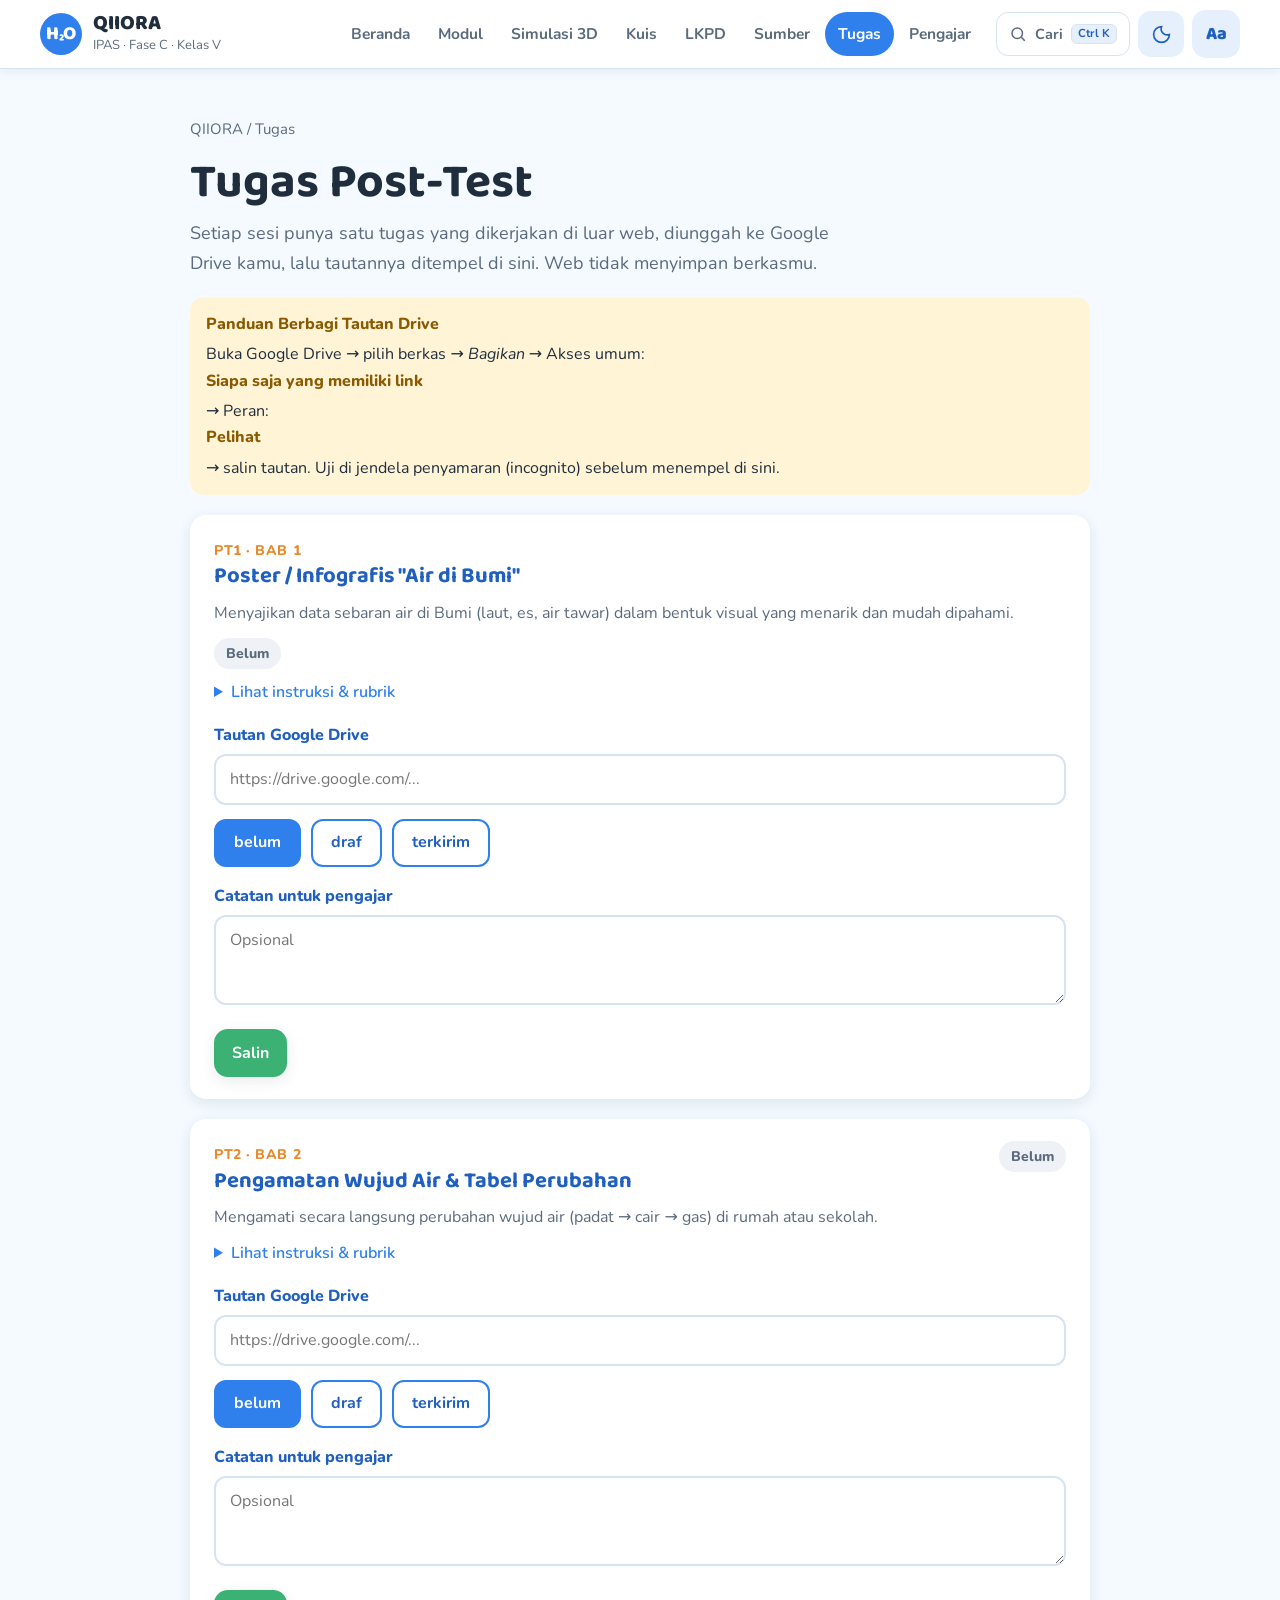
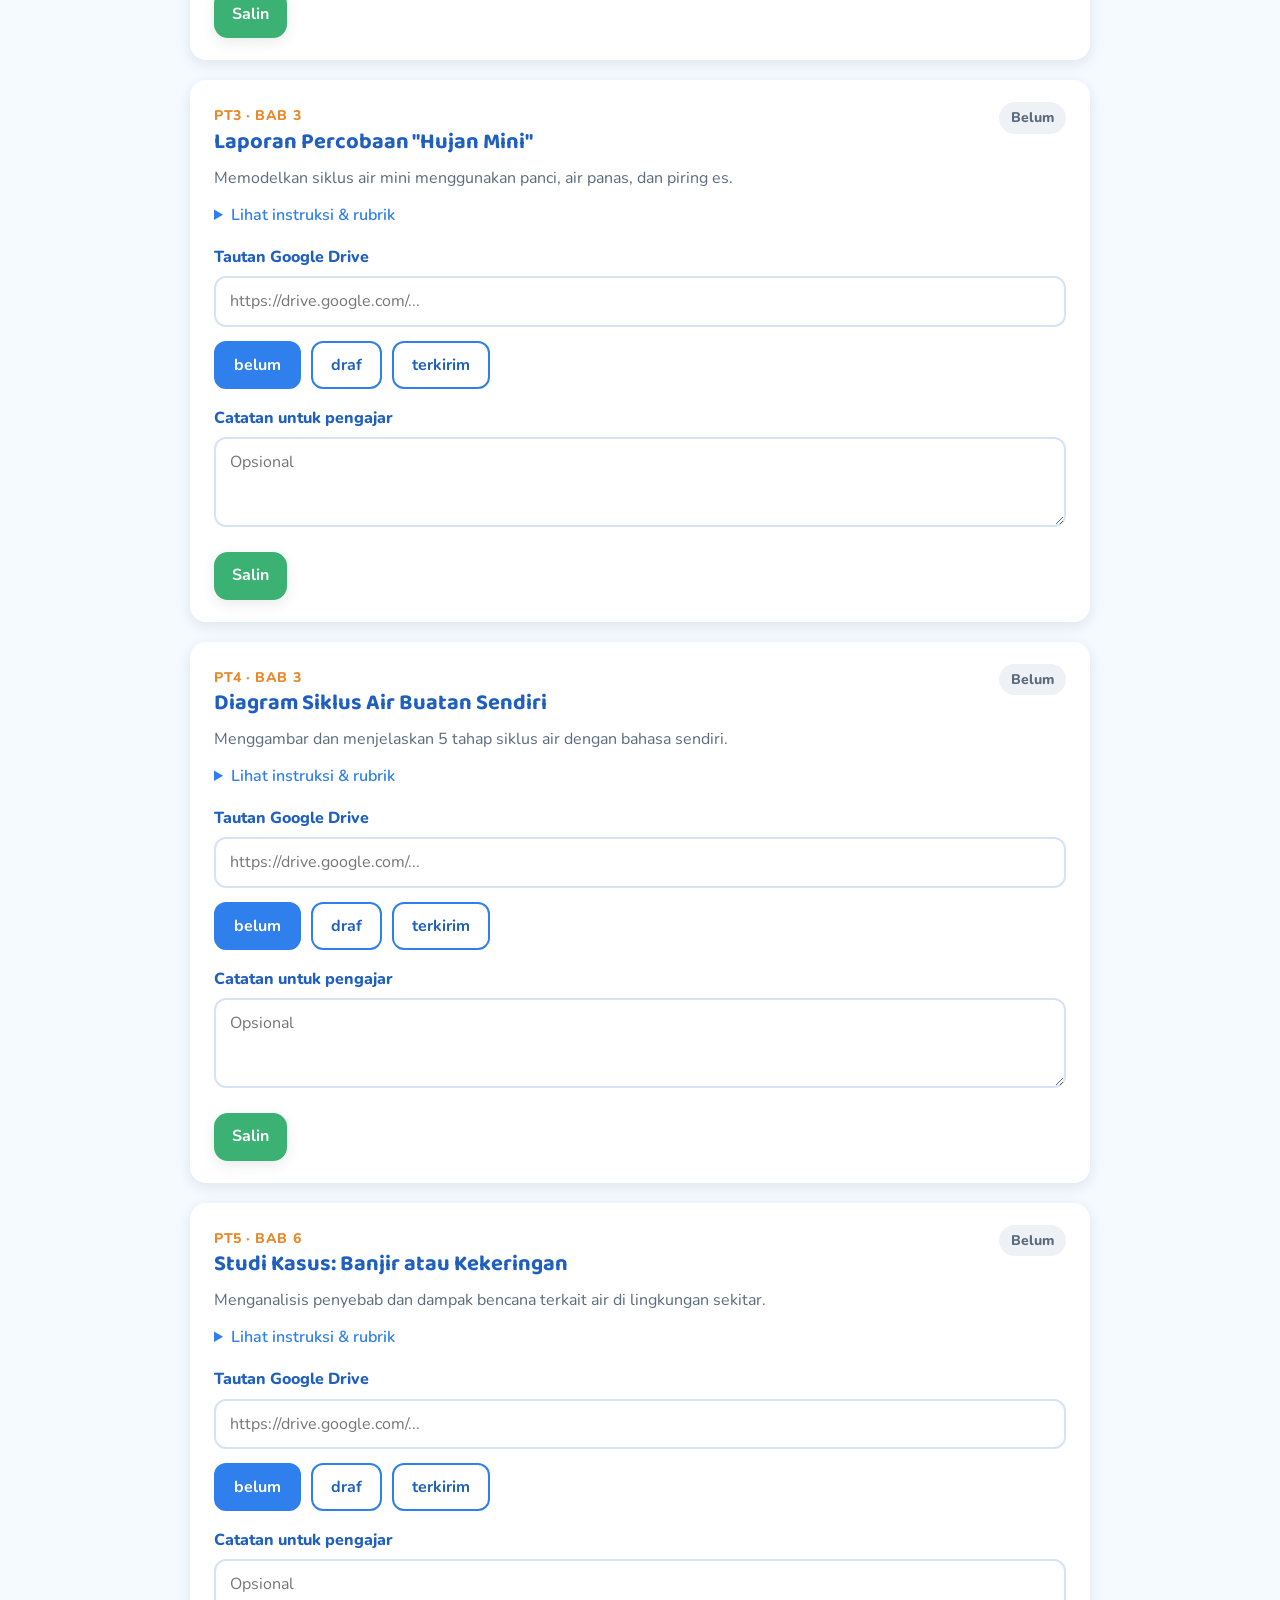
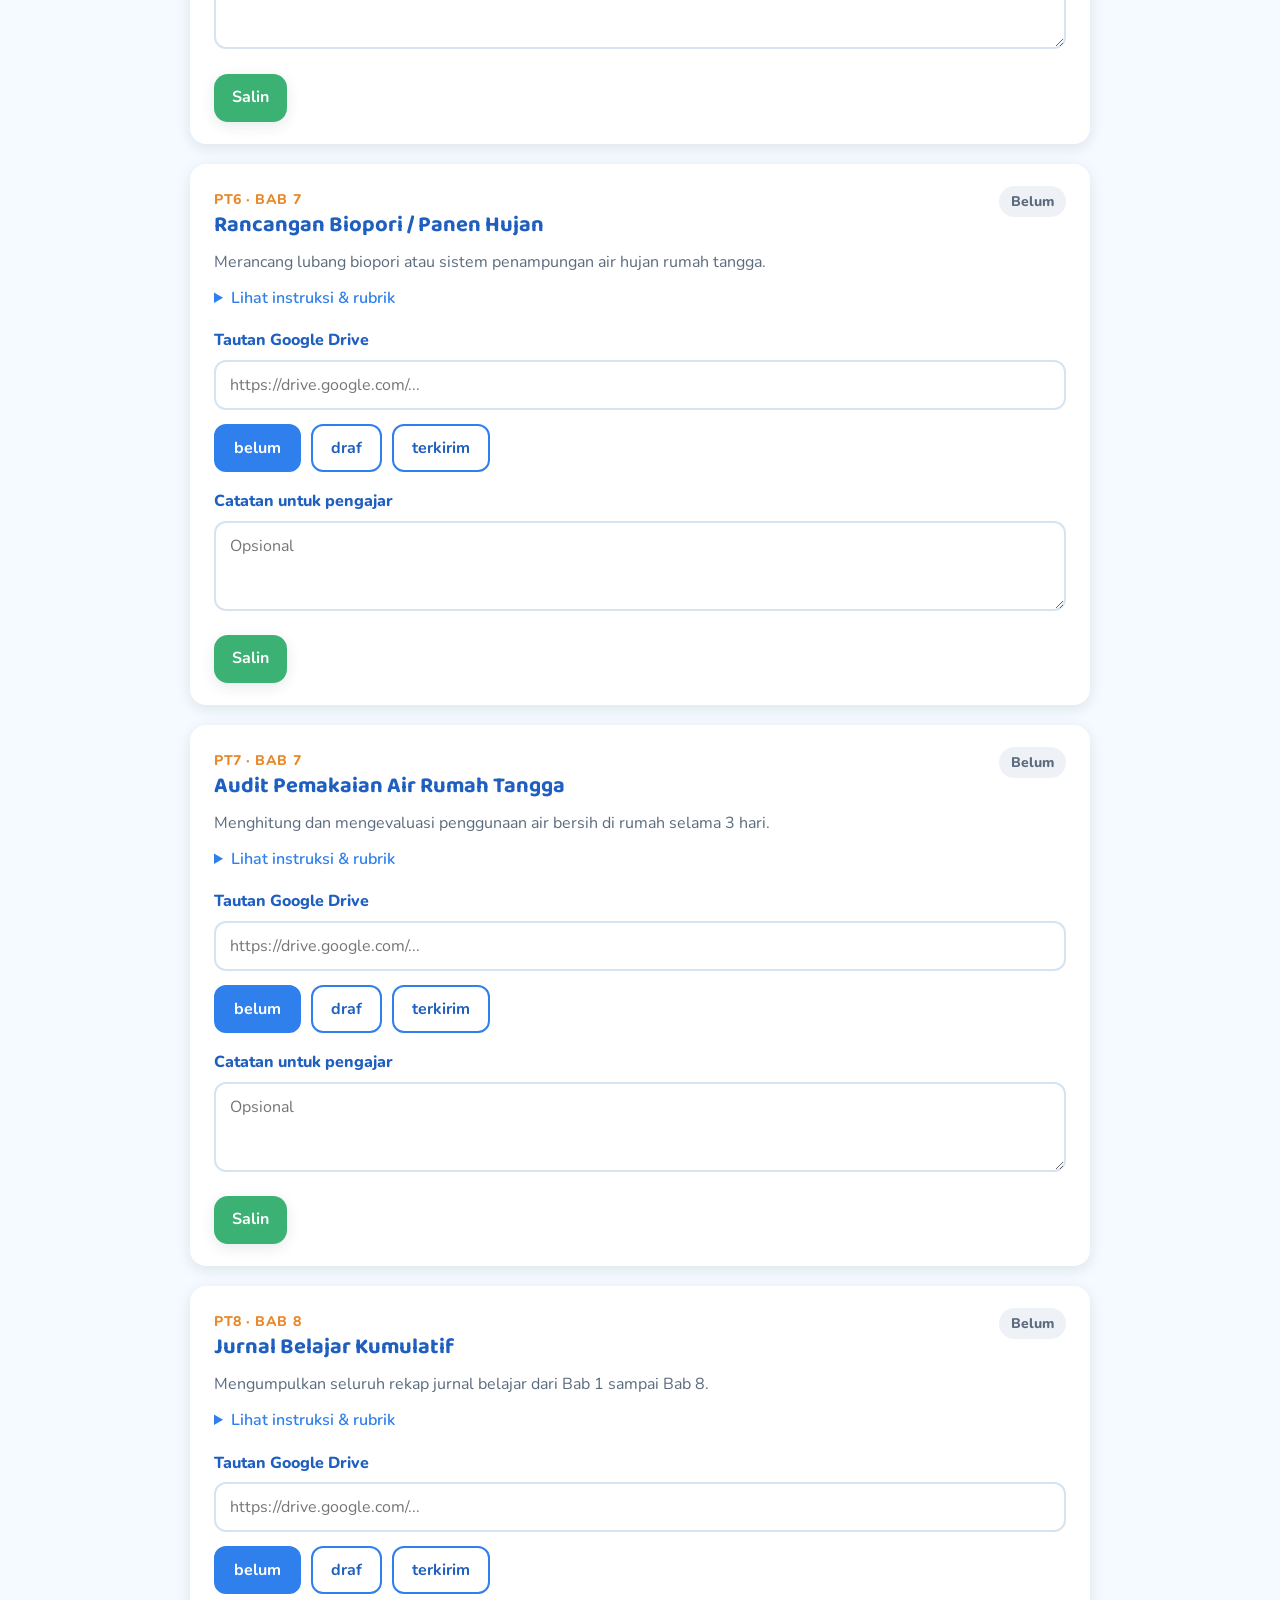
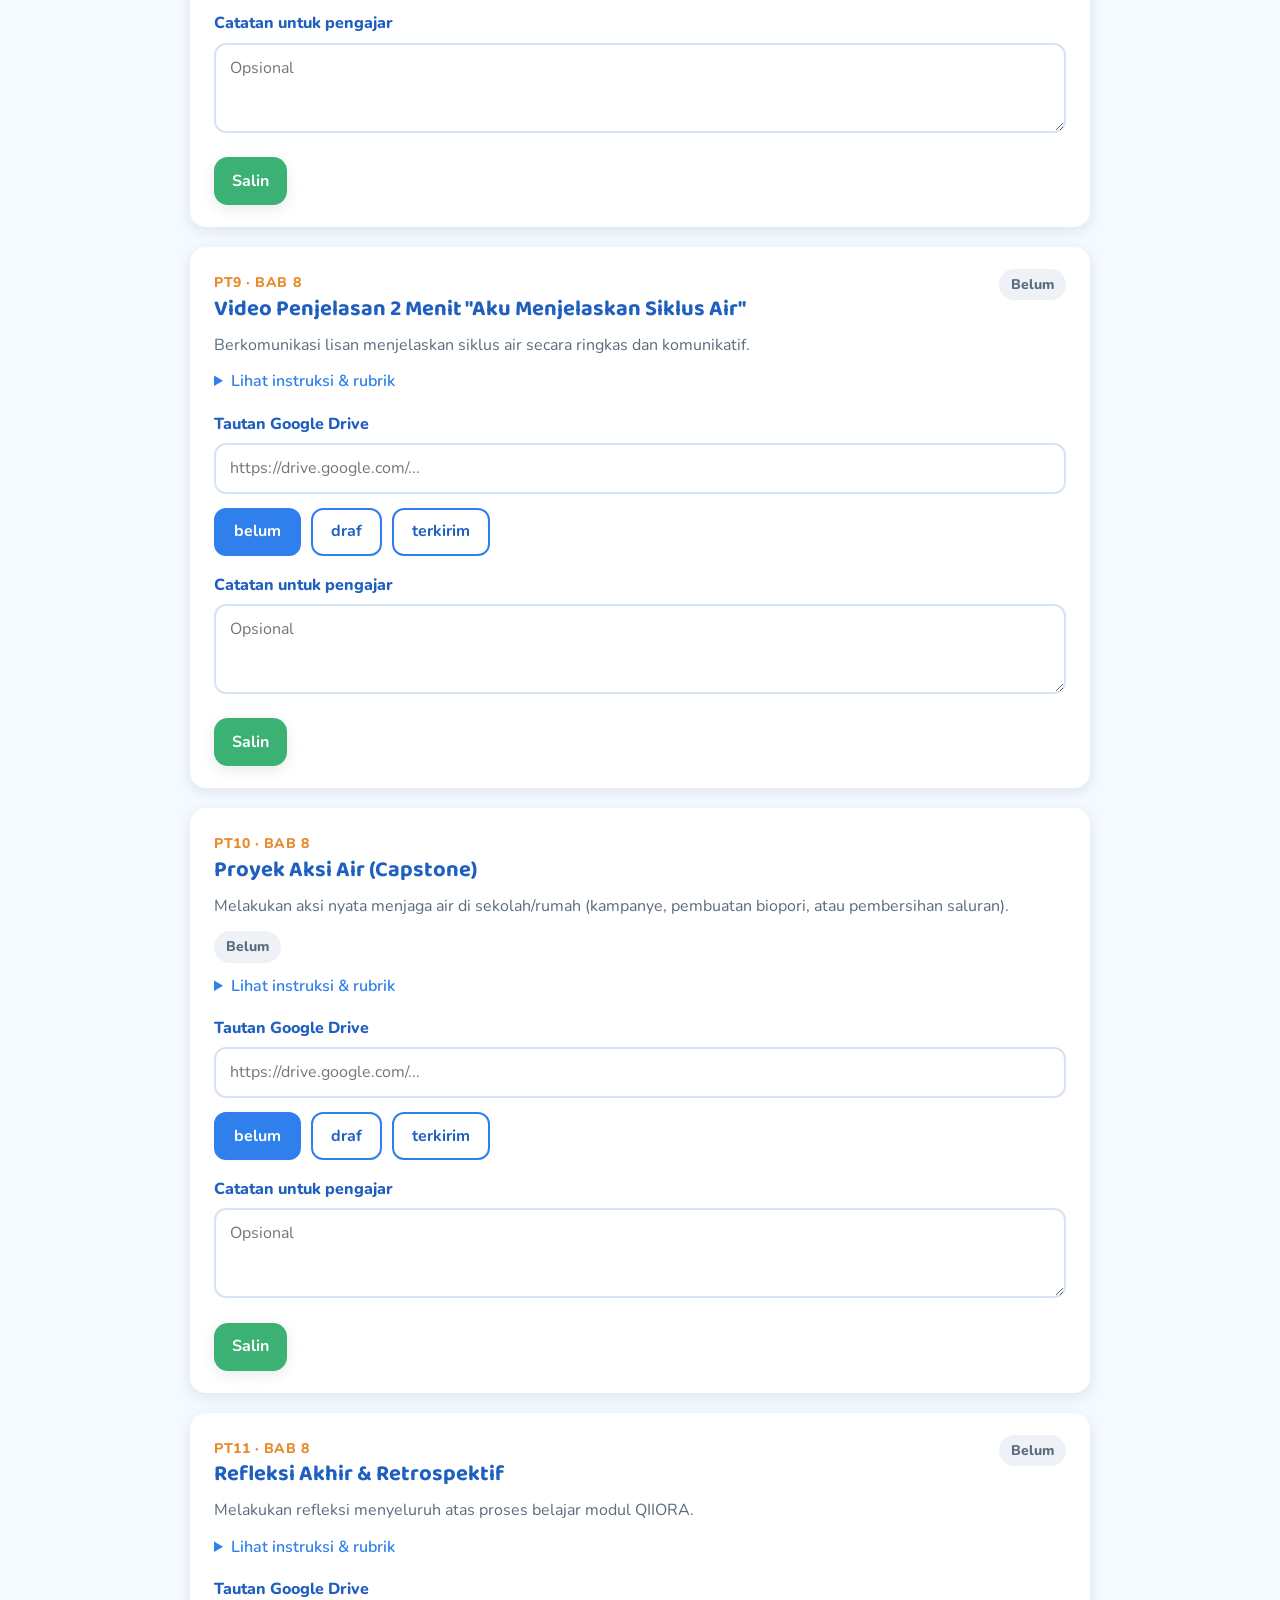
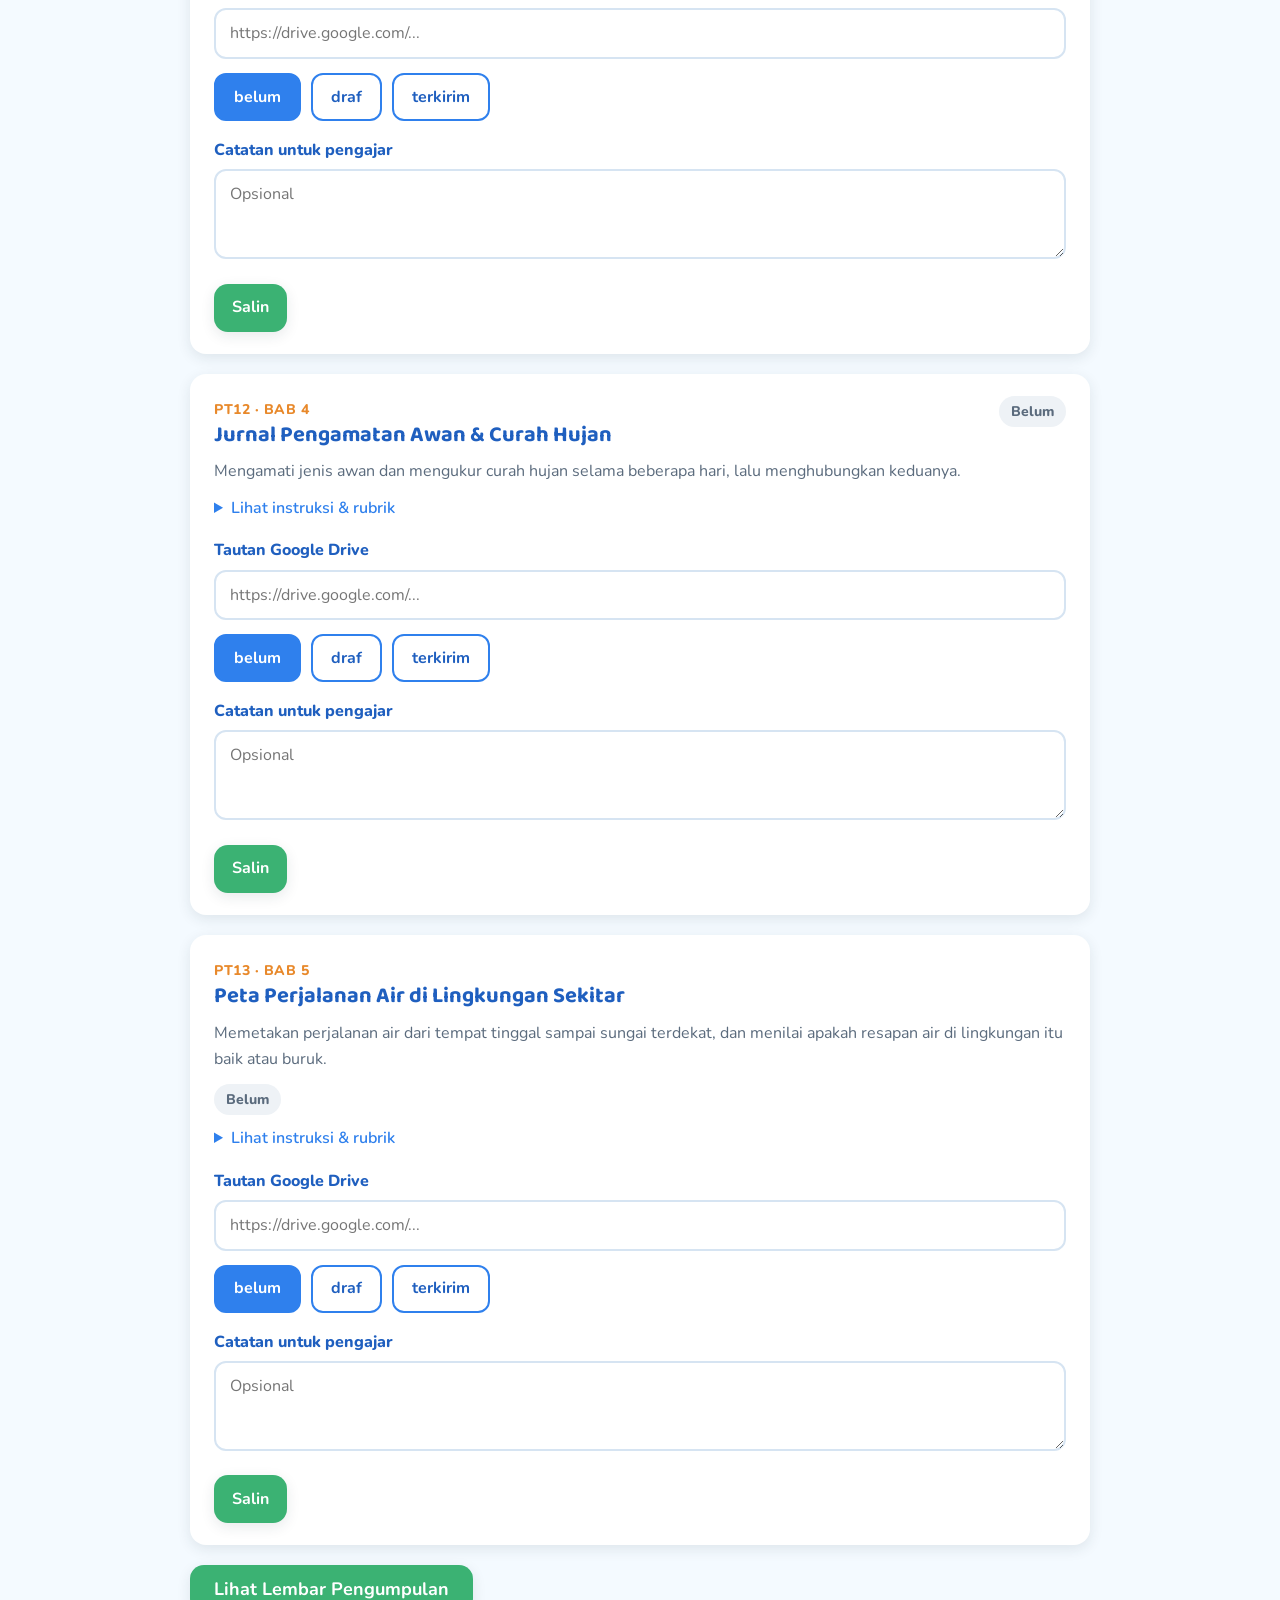
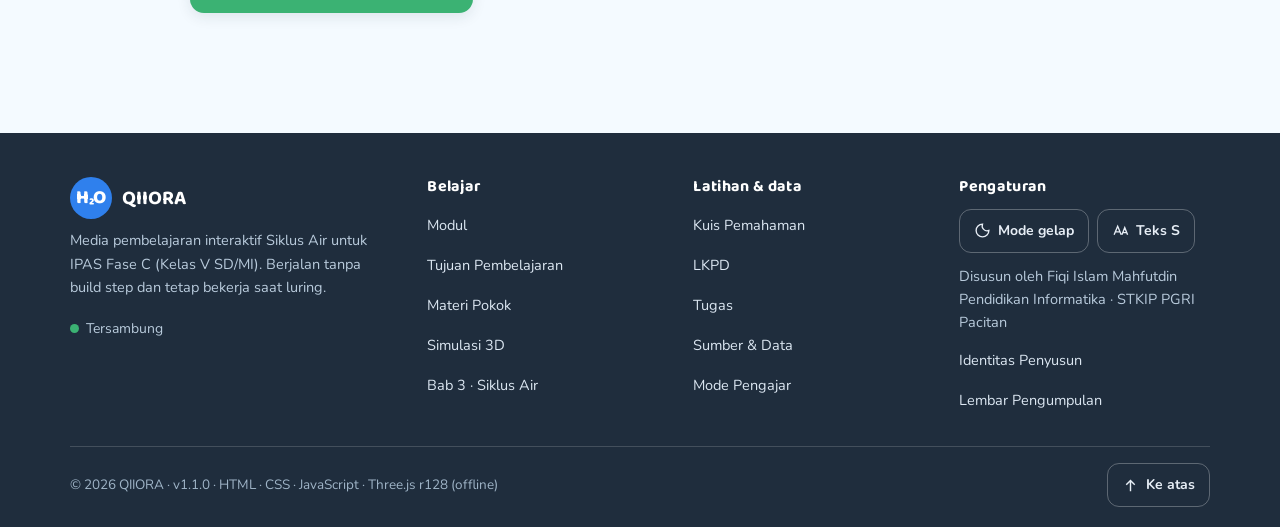
<file: qiiora-deploy/tugas.html>
<!DOCTYPE html>
<html lang="id">
<head>
<meta charset="utf-8">
<meta name="viewport" content="width=device-width, initial-scale=1">
<title>QIIORA — Tugas &amp; Pengumpulan</title>
<link rel="preconnect" href="https://fonts.googleapis.com">
<link rel="preconnect" href="https://fonts.gstatic.com" crossorigin>
<link href="https://fonts.googleapis.com/css2?family=Baloo+2:wght@500;600;700;800&family=Nunito:wght@400;600;700;800&display=swap" rel="stylesheet">
<link rel="stylesheet" href="assets/css/tokens.css">
<link rel="stylesheet" href="assets/css/base.css">
<link rel="stylesheet" href="assets/css/komponen.css">
<link rel="stylesheet" href="assets/css/halaman.css">
<link rel="stylesheet" href="assets/css/cangkang.css">
<link rel="stylesheet" href="assets/css/ui.css">
<script src="assets/js/tema.js"></script>
</head>
<body>
<a class="skip" href="#main">Lewati ke konten utama</a>

<header class="site-head">
  <div class="head-in">
    <a class="brand" href="index.html#/beranda" aria-label="Beranda QIIORA">
      <span class="brand-mark" aria-hidden="true">H₂O</span>
      <span style="min-width:0;overflow:hidden">
        <span class="brand-name">QIIORA</span>
        <span class="brand-sub">IPAS · Fase C · Kelas V</span>
      </span>
    </a>

    <nav class="nav" id="navUtama" aria-label="Navigasi utama">
      <span class="nav-ind" data-nav-ind aria-hidden="true"></span>
      <a href="index.html#/beranda">Beranda</a>
      <a href="index.html#/modul">Modul</a>
      <a href="index.html#/simulasi">Simulasi 3D</a>
      <a href="index.html#/kuis">Kuis</a>
      <a href="index.html#/lkpd">LKPD</a>
      <a href="index.html#/sumber">Sumber</a>
      <a href="tugas.html" aria-current="page">Tugas</a>
      <a href="pengajar.html">Pengajar</a>
    </nav>

    <div class="head-actions">
      <button class="cari-btn" type="button" data-cari aria-label="Cari (Ctrl+K)" title="Cari — Ctrl+K">
        <svg viewBox="0 0 24 24" fill="none" stroke="currentColor" stroke-width="2" aria-hidden="true"><circle cx="11" cy="11" r="7"/><path d="M16.5 16.5L21 21"/></svg>
        <span>Cari</span><kbd>Ctrl K</kbd>
      </button>
      <button class="icon-btn" type="button" data-tema-toggle aria-pressed="false" aria-label="Ganti mode terang atau gelap" title="Mode terang / gelap">
        <svg viewBox="0 0 24 24" fill="none" stroke="currentColor" stroke-width="1.9" aria-hidden="true"><path d="M12 3a9 9 0 1 0 9 9 7 7 0 0 1-9-9z"/></svg>
      </button>
      <button class="nav-toggle" type="button" data-nav-toggle aria-expanded="false" aria-controls="drawer" aria-label="Buka menu">
        <span></span>
      </button>
    </div>
  </div>
</header>

<div class="drawer-scrim" data-drawer-scrim></div>
<aside class="drawer" id="drawer" aria-label="Menu navigasi">
  <div class="drawer-head">
    <strong>Menu QIIORA</strong>
    <button class="icon-btn" type="button" data-drawer-close aria-label="Tutup menu">
      <svg viewBox="0 0 24 24" fill="none" stroke="currentColor" stroke-width="2" aria-hidden="true"><path d="M6 6l12 12M18 6L6 18"/></svg>
    </button>
  </div>
  <nav class="drawer-body" aria-label="Navigasi lengkap">
    <a href="index.html#/beranda">Beranda</a>
    <span class="np-label">Belajar</span>
    <a href="index.html#/modul">Modul</a>
    <a href="index.html#/tujuan">Tujuan Pembelajaran</a>
    <a href="index.html#/materi">Materi Pokok</a>
    <a href="index.html#/simulasi">Simulasi 3D</a>
    <a href="index.html#/model-tanah">Model Tanah 3D</a>
    <a href="index.html#/kesimpulan">Kesimpulan</a>
    <span class="np-label">Latihan</span>
    <a href="index.html#/kuis">Kuis Pemahaman</a>
    <a href="index.html#/lkpd">LKPD</a>
    <a href="tugas.html" aria-current="page">Tugas</a>
    <span class="np-label">Lainnya</span>
    <a href="index.html#/sumber">Sumber &amp; Data</a>
    <a href="kumpul.html">Lembar Pengumpulan</a>
    <a href="pengajar.html">Mode Pengajar</a>
    <a href="index.html#/identitas">Identitas Penyusun</a>
  </nav>
</aside>


<main class="page">
  <div class="wrap-narrow">
    <p class="breadcrumb"><a href="index.html">QIIORA</a> / Tugas</p>
    <h1>Tugas Post-Test</h1>
    <p class="lede">Setiap sesi punya satu tugas yang dikerjakan di luar web, diunggah ke Google Drive kamu, lalu tautannya ditempel di sini. Web tidak menyimpan berkasmu.</p>

    <div class="panduan">
      <strong>Panduan Berbagi Tautan Drive</strong>
      <p>Buka Google Drive → pilih berkas → <em>Bagikan</em> → Akses umum: <strong>Siapa saja yang memiliki link</strong> → Peran: <strong>Pelihat</strong> → salin tautan. Uji di jendela penyamaran (incognito) sebelum menempel di sini.</p>
    </div>

    <div id="tugasDaftar"></div>

    <div class="act-row no-print">
      <a class="btn btn--ghost" href="kumpul.html">Lihat Lembar Pengumpulan</a>
    </div>
  </div>
</main>

<footer class="site-foot">
  <div class="wrap">
    <div class="foot-grid">
      <div class="foot-col">
        <div class="foot-brand">
          <span class="brand-mark" aria-hidden="true">H₂O</span>
          <strong>QIIORA</strong>
        </div>
        <p>Media pembelajaran interaktif Siklus Air untuk IPAS Fase C (Kelas V SD/MI). Berjalan tanpa build step dan tetap bekerja saat luring.</p>
        <span class="foot-status" data-koneksi><i aria-hidden="true"></i>Tersambung</span>
      </div>
      <div class="foot-col">
        <h3>Belajar</h3>
        <ul>
          <li><a href="index.html#/modul">Modul</a></li>
          <li><a href="index.html#/tujuan">Tujuan Pembelajaran</a></li>
          <li><a href="index.html#/materi">Materi Pokok</a></li>
          <li><a href="index.html#/simulasi">Simulasi 3D</a></li>
          <li><a href="bab/bab-3-siklus-air.html">Bab 3 · Siklus Air</a></li>
        </ul>
      </div>
      <div class="foot-col">
        <h3>Latihan &amp; data</h3>
        <ul>
          <li><a href="index.html#/kuis">Kuis Pemahaman</a></li>
          <li><a href="index.html#/lkpd">LKPD</a></li>
          <li><a href="tugas.html">Tugas</a></li>
          <li><a href="index.html#/sumber">Sumber &amp; Data</a></li>
          <li><a href="pengajar.html">Mode Pengajar</a></li>
        </ul>
      </div>
      <div class="foot-col">
        <h3>Pengaturan</h3>
        <div class="foot-tools">
          <button type="button" data-tema-toggle aria-pressed="false" aria-label="Ganti mode terang atau gelap">
            <svg viewBox="0 0 24 24" fill="none" stroke="currentColor" stroke-width="1.9" aria-hidden="true"><path d="M12 3a9 9 0 1 0 9 9 7 7 0 0 1-9-9z"/></svg>
            <span data-tema-label>Mode gelap</span>
          </button>
          <button type="button" data-ukuran-toggle aria-label="Ukuran teks">
            <svg viewBox="0 0 24 24" fill="none" stroke="currentColor" stroke-width="1.9" aria-hidden="true"><path d="M3 18l5-12 5 12M4.6 14h6.8M14 18l4-10 4 10M15.4 15h5.2"/></svg>
            <span data-ukuran-label>Teks S</span>
          </button>
        </div>
        <p style="margin-top:12px">Disusun oleh Fiqi Islam Mahfutdin<br>Pendidikan Informatika · STKIP PGRI Pacitan</p>
        <ul>
          <li><a href="index.html#/identitas">Identitas Penyusun</a></li>
          <li><a href="kumpul.html">Lembar Pengumpulan</a></li>
        </ul>
      </div>
    </div>
    <div class="foot-bottom">
      <span>© 2026 QIIORA · <span data-versi>v1.1.0</span> · HTML · CSS · JavaScript · Three.js r128 (offline)</span>
      <button class="to-top" type="button" data-to-top>
        <svg viewBox="0 0 24 24" width="17" height="17" fill="none" stroke="currentColor" stroke-width="2" aria-hidden="true"><path d="M12 20V5M6 11l6-6 6 6"/></svg>
        Ke atas
      </button>
    </div>
  </div>
</footer>

<nav class="bottom-nav" aria-label="Navigasi cepat">
  <ul>
    <li><a href="index.html#/beranda">
      <svg viewBox="0 0 24 24" fill="none" stroke="currentColor" stroke-width="1.9" aria-hidden="true"><path d="M4 11l8-7 8 7v9H4z"/></svg>Beranda</a></li>
    <li><a href="index.html#/modul">
      <svg viewBox="0 0 24 24" fill="none" stroke="currentColor" stroke-width="1.9" aria-hidden="true"><path d="M4 5h7v15H4zM13 5h7v15h-7z"/></svg>Modul</a></li>
    <li><a href="index.html#/simulasi">
      <svg viewBox="0 0 24 24" fill="none" stroke="currentColor" stroke-width="1.9" aria-hidden="true"><path d="M12 3l8 4.5v9L12 21l-8-4.5v-9z"/><path d="M12 3v18"/></svg>Simulasi</a></li>
    <li><a href="index.html#/kuis">
      <svg viewBox="0 0 24 24" fill="none" stroke="currentColor" stroke-width="1.9" aria-hidden="true"><circle cx="12" cy="12" r="9"/><path d="M9.5 9.5a2.5 2.5 0 1 1 3.5 2.3V13"/><circle cx="12.8" cy="16.4" r=".9" fill="currentColor" stroke="none"/></svg>Kuis</a></li>
    <li><button type="button" data-nav-toggle aria-expanded="false" aria-controls="drawer" aria-label="Menu lainnya">
      <svg viewBox="0 0 24 24" fill="none" stroke="currentColor" stroke-width="2" aria-hidden="true"><path d="M4 7h16M4 12h16M4 17h16"/></svg>Menu</button></li>
  </ul>
</nav>


<script src="data/konfigurasi.js"></script>
<script src="assets/js/inti.js"></script>
<script src="assets/js/simpan.js"></script>
<script src="assets/js/baca.js"></script>
<script src="assets/js/router.js"></script>
<script src="assets/js/nav.js"></script>
<script src="assets/js/ui.js"></script>
<script src="assets/js/cari.js"></script>
<script src="assets/js/tugas.js"></script>
<script src="data/tugas.js"></script>
<script>
(function(){
'use strict';
var daftar = $('[data-tugas-daftar]') || document.getElementById('tugasDaftar');
function pesan(t, jenis){
  if(QIIORA.ui) QIIORA.ui.toast(t, { jenis: jenis || 'info' });
}

var kumpul = QIIORA.tugas.ambilKumpul();

function render(){
  daftar.innerHTML = '';
  (QIIORA.tugasList || []).forEach(function(t){
    var st = kumpul[t.id] || { status:'belum', link:'', catatan:'', waktu:'' };
    var card = document.createElement('div');
    card.className = 'card';

    var badge = st.status === 'terkirim' ? 'badge badge--terkirim'
              : st.status === 'draf' ? 'badge badge--draf'
              : 'badge badge--belum';
    var badgeText = st.status === 'terkirim' ? 'Terkirim' : st.status === 'draf' ? 'Draf' : 'Belum';

    var html = '<div class="card-head">'
      + '<div style="min-width:0"><span class="mono" style="color:var(--coral)">' + t.id + ' · BAB ' + t.bab + '</span>'
      + '<h2 class="card-title">' + t.judul + '</h2>'
      + '<p style="color:var(--ink-soft);margin:6px 0 0">' + t.tujuan + '</p></div>'
      + '<span class="' + badge + '">' + badgeText + '</span></div>'
      // Instruksi singkat
      + '<details style="margin-top:10px;"><summary style="cursor:pointer;color:var(--teal);font-weight:600">Lihat instruksi &amp; rubrik</summary>'
      + '<ol style="margin:8px 0 0;padding-left:18px">' + (t.langkah || []).map(function(s){ return '<li>'+s+'</li>'; }).join('') + '</ol>'
      + '<p class="mono" style="margin-top:8px;color:var(--ink-soft)">Penamaan berkas: ' + (t.penamaan||'') + '</p>'
      + '</details>'
      // kolom tautan
      + '<div class="field"><label for="link-' + t.id + '">Tautan Google Drive</label>'
      + '<input type="text" id="link-' + t.id + '" data-link="' + t.id + '" value="' + (st.link||'').replace(/"/g,'&quot;') + '" placeholder="https://drive.google.com/..." autocomplete="off">'
      + '<div class="field-hint" data-hint="' + t.id + '"></div></div>';

    card.innerHTML = html;
    daftar.appendChild(card);

    var linkInput = card.querySelector('input[data-link]');
    var hint = card.querySelector('[data-hint]');
    linkInput.addEventListener('input', function(){
      var v = QIIORA.tugas.validasiTautan(linkInput.value);
      if(!linkInput.value.trim()){
        hint.textContent = '';
        hint.className = 'field-hint';
      } else if(v.valid){
        hint.textContent = '✓ ' + v.alasan;
        hint.className = 'field-hint ok';
      } else {
        hint.textContent = '✗ ' + v.alasan;
        hint.className = 'field-hint err';
      }
    });

    // status toggle
    var statusRow = document.createElement('div');
    statusRow.className = 'status-row';
    ['belum','draf','terkirim'].forEach(function(s){
      var b = document.createElement('button');
      b.type = 'button';
      b.textContent = s;
      b.setAttribute('aria-pressed', String(st.status === s));
      b.addEventListener('click', function(){
        kumpul[t.id] = kumpul[t.id] || {};
        kumpul[t.id].status = s;
        QIIORA.tugas.simpanKumpul(kumpul);
        pesan(t.id + ' → ' + s);
        render();
      });
      statusRow.appendChild(b);
    });

    // catatan
    var catField = document.createElement('div');
    catField.className = 'field';
    catField.innerHTML = '<label for="cat-' + t.id + '">Catatan untuk pengajar</label>'
      + '<textarea id="cat-' + t.id + '" data-cat="' + t.id + '" placeholder="Opsional">' + (st.catatan||'').replace(/</g,'&lt;') + '</textarea>';
    statusRow.appendChild(document.createElement('span')); // spacer kosong agar tombol tidak mepet

    card.appendChild(statusRow);
    card.appendChild(catField);

    // buka & salin
    var actions = document.createElement('div');
    actions.className = 'field';
    actions.style.display = 'flex';
    actions.style.gap = '8px';
    if(st.link){
      var openBtn = document.createElement('a');
      openBtn.className = 'btn btn--sm';
      openBtn.href = st.link;
      openBtn.target = '_blank';
      openBtn.rel = 'noopener noreferrer';
      openBtn.textContent = 'Buka tautan';
      actions.appendChild(openBtn);
    }
    var copyBtn = document.createElement('button');
    copyBtn.className = 'btn btn--ghost btn--sm';
    copyBtn.type = 'button';
    copyBtn.textContent = 'Salin';
    copyBtn.addEventListener('click', function(){
      var l = linkInput.value.trim();
      if(!l){ pesan('Tautan masih kosong'); return; }
      if(navigator.clipboard){ navigator.clipboard.writeText(l).then(function(){ pesan('Tautan disalin'); }); }
      else { pesan('Salin manual: ' + l); }
    });
    actions.appendChild(copyBtn);
    card.appendChild(actions);

    linkInput.addEventListener('input', function(){
      kumpul[t.id] = kumpul[t.id] || {};
      kumpul[t.id].link = linkInput.value.trim();
      kumpul[t.id].waktu = new Date().toISOString();
      QIIORA.tugas.simpanKumpul(kumpul);
    });
    catField.querySelector('textarea').addEventListener('input', function(e){
      kumpul[t.id] = kumpul[t.id] || {};
      kumpul[t.id].catatan = e.target.value;
      QIIORA.tugas.simpanKumpul(kumpul);
    });
  });
}
render();
})();
</script>
</body>
</html>
</file>
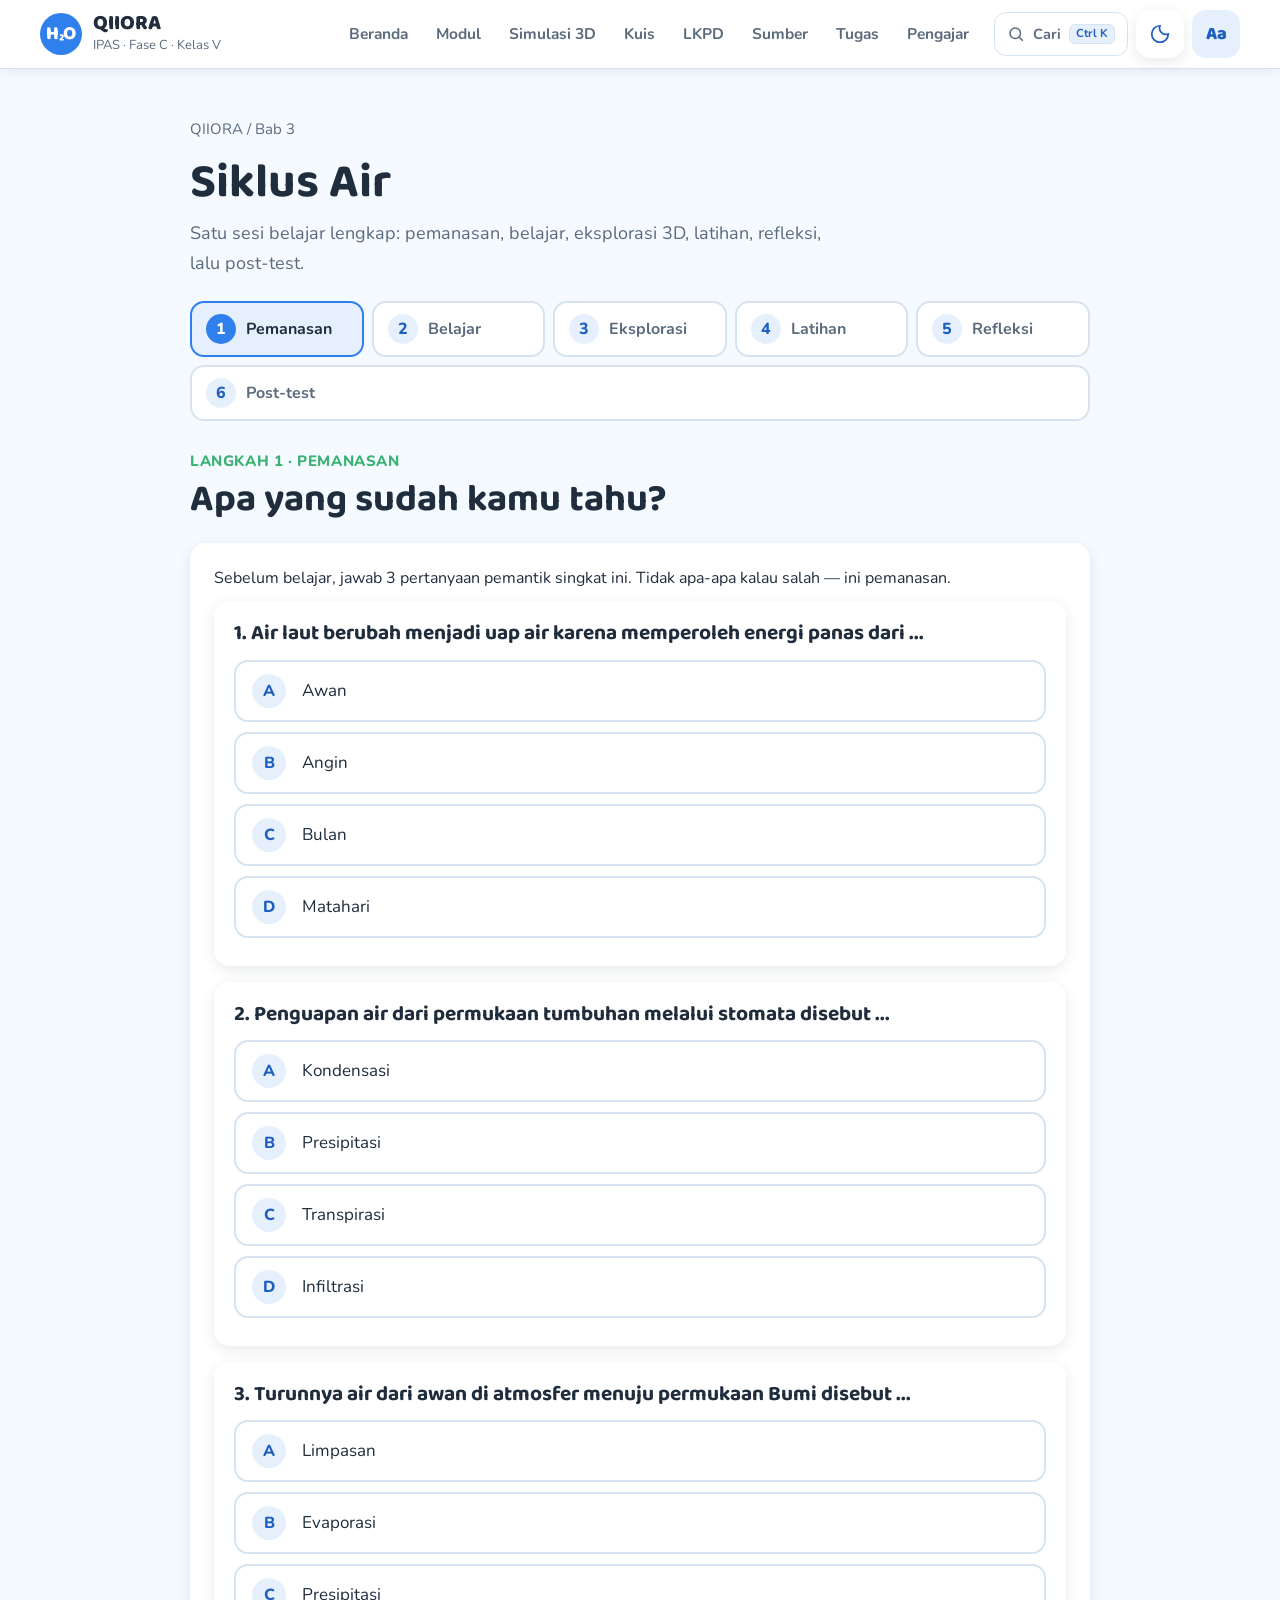
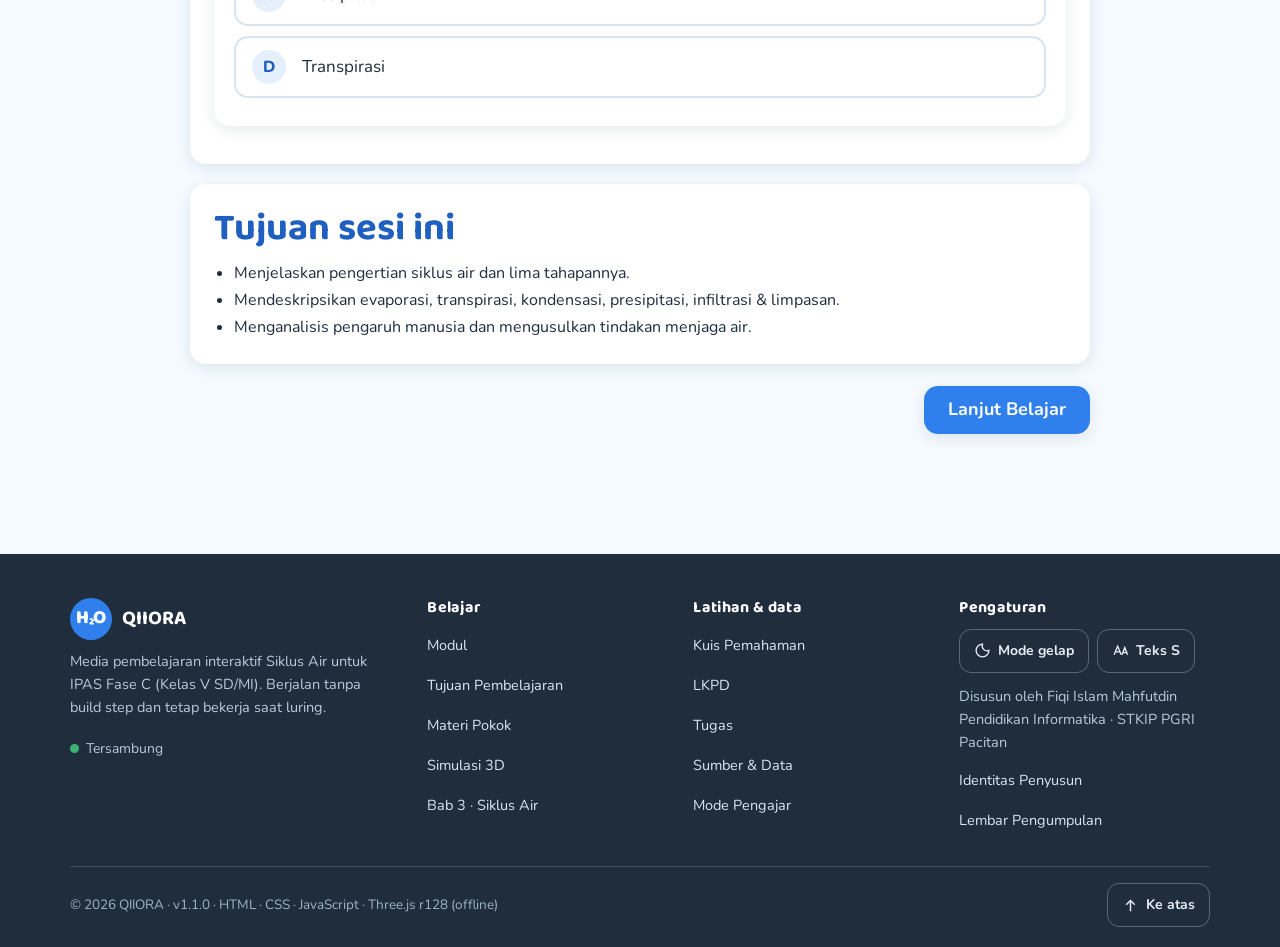
<file: qiiora-deploy/bab/bab-3-siklus-air.html>
<!DOCTYPE html>
<html lang="id">
<head>
<meta charset="utf-8">
<meta name="viewport" content="width=device-width, initial-scale=1">
<title>QIIORA — Bab 3 · Siklus Air</title>
<link rel="preconnect" href="https://fonts.googleapis.com">
<link rel="preconnect" href="https://fonts.gstatic.com" crossorigin>
<link href="https://fonts.googleapis.com/css2?family=Baloo+2:wght@500;600;700;800&family=Nunito:wght@400;600;700;800&display=swap" rel="stylesheet">
<link rel="stylesheet" href="../assets/css/tokens.css">
<link rel="stylesheet" href="../assets/css/base.css">
<link rel="stylesheet" href="../assets/css/komponen.css">
<link rel="stylesheet" href="../assets/css/halaman.css">
<link rel="stylesheet" href="../assets/css/cangkang.css">
<link rel="stylesheet" href="../assets/css/ui.css">
<script src="../assets/js/tema.js"></script>
<link rel="stylesheet" href="../assets/css/simulasi.css">
<link rel="stylesheet" href="../assets/css/bab.css">
</head>
<body>
<a class="skip" href="#main">Lewati ke konten utama</a>

<header class="site-head">
  <div class="head-in">
    <a class="brand" href="../index.html#/beranda" aria-label="Beranda QIIORA">
      <span class="brand-mark" aria-hidden="true">H₂O</span>
      <span style="min-width:0;overflow:hidden">
        <span class="brand-name">QIIORA</span>
        <span class="brand-sub">IPAS · Fase C · Kelas V</span>
      </span>
    </a>

    <nav class="nav" id="navUtama" aria-label="Navigasi utama">
      <span class="nav-ind" data-nav-ind aria-hidden="true"></span>
      <a href="../index.html#/beranda">Beranda</a>
      <a href="../index.html#/modul">Modul</a>
      <a href="../index.html#/simulasi">Simulasi 3D</a>
      <a href="../index.html#/kuis">Kuis</a>
      <a href="../index.html#/lkpd">LKPD</a>
      <a href="../index.html#/sumber">Sumber</a>
      <a href="../tugas.html">Tugas</a>
      <a href="../pengajar.html">Pengajar</a>
    </nav>

    <div class="head-actions">
      <button class="cari-btn" type="button" data-cari aria-label="Cari (Ctrl+K)" title="Cari — Ctrl+K">
        <svg viewBox="0 0 24 24" fill="none" stroke="currentColor" stroke-width="2" aria-hidden="true"><circle cx="11" cy="11" r="7"/><path d="M16.5 16.5L21 21"/></svg>
        <span>Cari</span><kbd>Ctrl K</kbd>
      </button>
      <button class="icon-btn" type="button" data-tema-toggle aria-pressed="false" aria-label="Ganti mode terang atau gelap" title="Mode terang / gelap">
        <svg viewBox="0 0 24 24" fill="none" stroke="currentColor" stroke-width="1.9" aria-hidden="true"><path d="M12 3a9 9 0 1 0 9 9 7 7 0 0 1-9-9z"/></svg>
      </button>
      <button class="nav-toggle" type="button" data-nav-toggle aria-expanded="false" aria-controls="drawer" aria-label="Buka menu">
        <span></span>
      </button>
    </div>
  </div>
</header>

<div class="drawer-scrim" data-drawer-scrim></div>
<aside class="drawer" id="drawer" aria-label="Menu navigasi">
  <div class="drawer-head">
    <strong>Menu QIIORA</strong>
    <button class="icon-btn" type="button" data-drawer-close aria-label="Tutup menu">
      <svg viewBox="0 0 24 24" fill="none" stroke="currentColor" stroke-width="2" aria-hidden="true"><path d="M6 6l12 12M18 6L6 18"/></svg>
    </button>
  </div>
  <nav class="drawer-body" aria-label="Navigasi lengkap">
    <a href="../index.html#/beranda">Beranda</a>
    <span class="np-label">Belajar</span>
    <a href="../index.html#/modul">Modul</a>
    <a href="../index.html#/tujuan">Tujuan Pembelajaran</a>
    <a href="../index.html#/materi">Materi Pokok</a>
    <a href="../index.html#/simulasi">Simulasi 3D</a>
    <a href="../index.html#/model-tanah">Model Tanah 3D</a>
    <a href="../index.html#/kesimpulan">Kesimpulan</a>
    <span class="np-label">Latihan</span>
    <a href="../index.html#/kuis">Kuis Pemahaman</a>
    <a href="../index.html#/lkpd">LKPD</a>
    <a href="../tugas.html">Tugas</a>
    <span class="np-label">Lainnya</span>
    <a href="../index.html#/sumber">Sumber &amp; Data</a>
    <a href="../kumpul.html">Lembar Pengumpulan</a>
    <a href="../pengajar.html">Mode Pengajar</a>
    <a href="../index.html#/identitas">Identitas Penyusun</a>
  </nav>
</aside>


<main class="page">
  <div class="wrap-narrow">
    <p class="breadcrumb"><a href="../index.html">QIIORA</a> / <a href="bab-3-siklus-air.html">Bab 3</a></p>
    <h1>Siklus Air</h1>
    <p class="lede">Satu sesi belajar lengkap: pemanasan, belajar, eksplorasi 3D, latihan, refleksi, lalu post-test.</p>

    <nav class="stepper" data-stepper aria-label="Langkah sesi"></nav>

    <!-- 1. PEMANASAN -->
    <section class="langkah" id="pemanasan" data-langkah="pemanasan">
      <p class="lb">Langkah 1 · Pemanasan</p>
      <h2>Apa yang sudah kamu tahu?</h2>
      <div class="card">
        <p style="margin:0 0 10px">Sebelum belajar, jawab 3 pertanyaan pemantik singkat ini. Tidak apa-apa kalau salah — ini pemanasan.</p>
        <div id="pretestBox"></div>
      </div>
      <div class="card">
        <h2 style="margin-bottom:8px">Tujuan sesi ini</h2>
        <ul style="margin:0;padding-left:20px;line-height:1.7">
          <li>Menjelaskan pengertian siklus air dan lima tahapannya.</li>
          <li>Mendeskripsikan evaporasi, transpirasi, kondensasi, presipitasi, infiltrasi &amp; limpasan.</li>
          <li>Menganalisis pengaruh manusia dan mengusulkan tindakan menjaga air.</li>
        </ul>
      </div>
      <div class="stepper-foot"><span></span><button class="btn" data-ke="belajar">Lanjut Belajar</button></div>
    </section>

    <!-- 2. BELAJAR -->
    <section class="langkah" id="belajar" data-langkah="belajar">
      <p class="lb">Langkah 2 · Belajar</p>
      <h2>Lima tahap siklus air</h2>
      <div class="card">
        <div class="materi-bagian" id="mp1">
          <span class="mono" style="color:var(--coral)">TAHAP 01</span>
          <h3>Evaporasi: air berubah menjadi uap</h3>
          <p >Evaporasi adalah perubahan air cair menjadi uap air karena panas Matahari. Laut, danau, dan sungai melepaskan uap ke atmosfer. Semakin panas dan luas permukaan air, semakin cepat penguapan.</p>
          <div class="coba"><strong>Coba sendiri</strong><p style="margin:0">Taruh sedikit air di piring, letakkan di tempat terkena Matahari. Periksa setelah 2 jam — airnya berkurang ke mana?</p></div>
        </div>
        <div class="materi-bagian" id="mp2">
          <span class="mono" style="color:var(--coral)">TAHAP 02</span>
          <h3>Transpirasi: tumbuhan melepas uap</h3>
          <p >Tumbuhan menyerap air dari tanah lewat akar, lalu melepaskan uap lewat stomata di daun. Proses ini disebut transpirasi. Bersama evaporasi, keduanya disebut evapotranspirasi.</p>
        </div>
        <div class="materi-bagian" id="mp3">
          <span class="mono" style="color:var(--coral)">TAHAP 03</span>
          <h3>Kondensasi: uap menjadi titik air</h3>
          <p >Uap air naik ke udara yang lebih dingin, lalu berubah menjadi titik-titik air kecil yang berkumpul membentuk awan. Perubahan gas menjadi cair ini disebut kondensasi.</p>
          <div class="awas"><strong>Koreksi salah kaprah</strong><p style="margin:0">Awan bukan uap air. Uap air tidak terlihat; awan yang kita lihat adalah titik-titik air atau kristal es.</p></div>
        </div>
        <div class="materi-bagian" id="mp4">
          <span class="mono" style="color:var(--coral)">TAHAP 04</span>
          <h3>Presipitasi: air jatuh ke Bumi</h3>
          <p >Titik-titik air di awan bergabung membesar. Saat cukup berat, air jatuh ke Bumi sebagai hujan (atau salju/es di daerah dingin). Peristiwa ini disebut presipitasi.</p>
        </div>
        <div class="materi-bagian" id="mp5">
          <span class="mono" style="color:var(--coral)">TAHAP 05</span>
          <h3>Infiltrasi &amp; limpasan</h3>
          <p >Air hujan yang sampai ke tanah meresap (infiltrasi) menjadi air tanah, atau mengalir di permukaan (limpasan) menuju sungai dan laut. Keduanya mengembalikan air ke laut dan mengulang siklus.</p>
        </div>
        <div class="materi-bagian">
          <span class="mono" style="color:var(--coral)">TAHUKAH KAMU?</span>
          <p style="margin-top:8px">Sekitar 70% permukaan Bumi tertutup air, tetapi hanya ±3% yang berupa air tawar. Dari air tawar itu, lebih dari 68% tersimpan sebagai es di gletser dan lapisan es. <em>(Sumber: NASA Science, 2025)</em></p>
        </div>
      </div>
      <div class="stepper-foot">
        <button class="btn btn--ghost" data-ke="pemanasan">Sebelumnya</button>
        <button class="btn" data-ke="eksplorasi">Lanjut Eksplorasi</button>
      </div>
    </section>

    <!-- 3. EKSPLORASI -->
    <section class="langkah" id="eksplorasi" data-langkah="eksplorasi">
      <p class="lb">Langkah 3 · Eksplorasi</p>
      <h2>Simulasi 3D Diorama Siklus Air</h2>
      <div class="sim-controls-panel">
        <div><label for="sunSlider">Intensitas Matahari</label><br>
          <input type="range" id="sunSlider" min="0" max="100" value="50">
          <span class="val" data-sun-val>50%</span></div>
        <button class="toggle" data-cutaway aria-pressed="false">Mode Potongan (Air Tanah)</button>
        <span class="mono" style="margin-left:auto;color:var(--teal)">Air berpindah: <span data-transfer>0</span></span>
      </div>
      <div class="canvas-wrap" id="simWrap" style="position:relative;border:1px solid var(--ink);background:radial-gradient(circle at 28% 16%,#FBF4E4 0%,#E8F1F2 50%,#CCE0E4 100%);min-height:420px;overflow:hidden">
        <span class="sim-badge">S1 · Model 3D</span>
        <button class="hotspot" data-hotspot="1" style="left:30%;top:60%"><span class="hs-num">01</span><span>Evaporasi</span></button>
        <button class="hotspot" data-hotspot="2" style="left:66%;top:46%"><span class="hs-num">02</span><span>Transpirasi</span></button>
        <button class="hotspot" data-hotspot="3" style="left:51%;top:16%"><span class="hs-num">03</span><span>Kondensasi</span></button>
        <button class="hotspot" data-hotspot="4" style="left:55%;top:44%"><span class="hs-num">04</span><span>Presipitasi</span></button>
        <button class="hotspot" data-hotspot="5" style="left:58%;top:80%"><span class="hs-num">05</span><span>Infiltrasi</span></button>
        <div class="canvas-fallback" id="simFallback" hidden style="position:absolute;inset:0;display:grid;place-items:center;background:#EDF4F4;z-index:2">
          <div style="text-align:center;max-width:340px">
            <p class="mono" style="color:var(--coral)">Mode diagram</p>
            <p >Simulasi 3D memerlukan WebGL. Kamu tetap bisa mempelajari lima tahap dari materi di atas.</p>
          </div>
        </div>
      </div>
      <div class="stage-select" style="display:flex;flex-wrap:wrap;border:1px solid var(--ink);border-top:0;background:var(--white)">
        <button class="stage-btn" data-stage-btn="0" aria-pressed="true"><b>00</b> Pengantar</button>
        <button class="stage-btn" data-stage-btn="1" aria-pressed="false"><b>01</b> Evaporasi</button>
        <button class="stage-btn" data-stage-btn="2" aria-pressed="false"><b>02</b> Transpirasi</button>
        <button class="stage-btn" data-stage-btn="3" aria-pressed="false"><b>03</b> Kondensasi</button>
        <button class="stage-btn" data-stage-btn="4" aria-pressed="false"><b>04</b> Presipitasi</button>
        <button class="stage-btn" data-stage-btn="5" aria-pressed="false"><b>05</b> Infiltrasi</button>
      </div>
      <p class="source-line" style="margin-top:10px">Model disederhanakan: ukuran, jarak, dan waktu tidak berskala sebenarnya.</p>

      <div class="card" style="margin-top:18px">
        <h2 style="margin-bottom:10px">Lembar Pengamatan</h2>
        <p >Setelah mencoba tiap tahap, catat hasil pengamatanmu. Catatan ini otomatis masuk ke jurnal.</p>
        <div class="journal"><div class="j-field">
          <label for="amati">Apa yang kamu amati saat menaikkan intensitas Matahari?</label>
          <textarea id="amati" style="min-height:70px" placeholder="Misal: uap air semakin banyak..."></textarea>
        </div></div>
        <button class="btn btn--sm" data-simpan-amati>Simpan ke Jurnal</button>
      </div>
      <div class="stepper-foot">
        <button class="btn btn--ghost" data-ke="belajar">Sebelumnya</button>
        <button class="btn" data-ke="latihan">Lanjut Latihan</button>
      </div>
    </section>

    <!-- 4. LATIHAN -->
    <section class="langkah" id="latihan" data-langkah="latihan">
      <p class="lb">Langkah 4 · Latihan</p>
      <h2>Kuis Bab 3</h2>
      <div class="card">
        <div class="quiz-top" style="display:flex;justify-content:space-between;border-bottom:1px solid var(--ink);padding-bottom:8px;margin-bottom:14px">
          <span class="mono" data-q-counter>Soal 1</span>
          <span class="mono">Benar: <span data-live-benar>0</span></span>
        </div>
        <p class="q-text" data-q-teks style="font-family:var(--display);font-size:21px;line-height:1.3;margin-bottom:16px"></p>
        <div data-opts></div>
        <div class="pembahasan" data-pembahasan></div>
        <div style="display:flex;justify-content:flex-end;margin-top:16px">
          <button class="btn" data-next disabled>Soal berikutnya</button>
        </div>
      </div>
      <div class="card" data-hasil style="display:none">
        <h2>Hasil Latihan</h2>
        <p style="font-family:var(--display);font-size:44px;color:var(--teal);margin:8px 0"><span data-skor>0</span>%</p>
        <p data-note ></p>
        <button class="btn" data-ulang style="margin-top:10px">Ulangi Latihan</button>
      </div>
      <div class="stepper-foot">
        <button class="btn btn--ghost" data-ke="eksplorasi">Sebelumnya</button>
        <button class="btn" data-ke="refleksi">Lanjut Refleksi</button>
      </div>
    </section>

    <!-- 5. REFLEKSI -->
    <section class="langkah" id="refleksi" data-langkah="refleksi">
      <p class="lb">Langkah 5 · Refleksi</p>
      <h2>Jurnal Belajar</h2>
      <div class="card journal">
        <div class="j-field"><label>Sebelum belajar, aku tahu bahwa...</label><input type="text" data-j="tahuSebelum" placeholder="Tulis singkat..."></div>
        <div class="j-field"><label>1. Tiga hal yang kupelajari hari ini</label><textarea data-j="tigaHal" style="min-height:70px"></textarea></div>
        <div class="j-field"><label>2. Bagian yang masih membingungkan</label>
          <div class="quick-chips" data-chips>
            <button class="chip" data-chip="Perbedaan kondensasi dan presipitasi">Kondensasi vs presipitasi</button>
            <button class="chip" data-chip="Peran transpirasi tumbuhan">Transpirasi</button>
            <button class="chip" data-chip="Infiltrasi dan air tanah">Infiltrasi</button>
            <button class="chip" data-chip="Sudah paham semuanya">Sudah paham</button>
          </div>
          <textarea data-j="bingungTeks" style="min-height:56px" placeholder="Kosongkan bila sudah paham"></textarea>
        </div>
        <div class="j-field"><label>3. Di mana aku melihat siklus air dalam kehidupan sehari-hari?</label><input type="text" data-j="kehidupan" placeholder="Contoh: jemuran, embun pagi..."></div>
        <div class="j-field"><label>4. Satu tindakan nyata yang akan kulakukan</label><input type="text" data-j="aksi" placeholder="Contoh: menutup keran saat sikat gigi"></div>
        <div class="j-field"><label>5. Seberapa yakin kamu? (1 = belum, 4 = sangat yakin)</label>
          <div class="keyakinan">
            <div class="ky"><div class="ky-label">I1 · Lima tahap</div><div class="ky-desc">Menyebut lima tahap siklus air</div><div class="lvl" data-ky="I1"><button aria-pressed="false">1</button><button aria-pressed="false">2</button><button aria-pressed="false">3</button><button aria-pressed="false">4</button></div></div>
            <div class="ky"><div class="ky-label">I2 · Perubahan wujud</div><div class="ky-desc">Menjelaskan perubahan wujud tiap tahap</div><div class="lvl" data-ky="I2"><button aria-pressed="false">1</button><button aria-pressed="false">2</button><button aria-pressed="false">3</button><button aria-pressed="false">4</button></div></div>
            <div class="ky"><div class="ky-label">I3 · Infiltrasi &amp; limpasan</div><div class="ky-desc">Membedakan dua jalur air di tanah</div><div class="lvl" data-ky="I3"><button aria-pressed="false">1</button><button aria-pressed="false">2</button><button aria-pressed="false">3</button><button aria-pressed="false">4</button></div></div>
            <div class="ky"><div class="ky-label">I4 · Menjaga air</div><div class="ky-desc">Memberi contoh tindakan menjaga air</div><div class="lvl" data-ky="I4"><button aria-pressed="false">1</button><button aria-pressed="false">2</button><button aria-pressed="false">3</button><button aria-pressed="false">4</button></div></div>
          </div>
        </div>
        <div class="j-field"><label>Exit ticket 3-2-1</label>
          <input type="text" data-j="exit3" style="margin-bottom:6px" placeholder="3 hal yang kupelajari...">
          <input type="text" data-j="exit2" style="margin-bottom:6px" placeholder="2 hal yang menarik...">
          <input type="text" data-j="exit1" placeholder="1 pertanyaan yang masih ada...">
        </div>
        <div style="display:flex;gap:8px;flex-wrap:wrap">
          <button class="btn btn--sm" data-simpan-jurnal>Simpan Jurnal</button>
          <button class="btn btn--ghost btn--sm" data-ekspor-jurnal>Ekspor Teks</button>
        </div>
        <p class="field-hint" data-jurnal-status>Jurnal tersimpan otomatis setiap kali kamu mengetik.</p>
      </div>
      <div class="stepper-foot">
        <button class="btn btn--ghost" data-ke="latihan">Sebelumnya</button>
        <button class="btn" data-ke="posttest">Lanjut Post-test</button>
      </div>
    </section>

    <!-- 6. POST-TEST -->
    <section class="langkah" id="posttest" data-langkah="posttest">
      <p class="lb">Langkah 6 · Post-test</p>
      <h2>Kumpulkan Tugasmu</h2>
      <div class="card">
        <p >Post-test Siklus Air dikerjakan di luar web, lalu diunggah ke Google Drive. Ada dua tugas yang cocok untuk bab ini:</p>
        <ul style="margin:10px 0 0;padding-left:20px;line-height:1.8">
          <li><strong>PT3</strong> — Laporan Percobaan "Hujan Mini"</li>
          <li><strong>PT4</strong> — Diagram Siklus Air buatan sendiri</li>
        </ul>
        <div class="act-row">
          <a class="btn" href="../tugas.html">Ke Halaman Tugas</a>
          <a class="btn btn--ghost" href="../kumpul.html">Lihat Lembar Pengumpulan</a>
        </div>
      </div>
      <div class="card">
        <h2 style="margin-bottom:8px">Selamat! 🎉</h2>
        <p style="margin:0">Kamu sudah menuntaskan satu sesi penuh. Progres tersimpan otomatis. Kembali ke Beranda untuk melihat ringkasannya.</p>
      </div>
      <div class="stepper-foot">
        <button class="btn btn--ghost" data-ke="refleksi">Sebelumnya</button>
        <a class="btn" href="../index.html">Selesai</a>
      </div>
    </section>
  </div>
</main>

<footer class="site-foot">
  <div class="wrap">
    <div class="foot-grid">
      <div class="foot-col">
        <div class="foot-brand">
          <span class="brand-mark" aria-hidden="true">H₂O</span>
          <strong>QIIORA</strong>
        </div>
        <p>Media pembelajaran interaktif Siklus Air untuk IPAS Fase C (Kelas V SD/MI). Berjalan tanpa build step dan tetap bekerja saat luring.</p>
        <span class="foot-status" data-koneksi><i aria-hidden="true"></i>Tersambung</span>
      </div>
      <div class="foot-col">
        <h3>Belajar</h3>
        <ul>
          <li><a href="../index.html#/modul">Modul</a></li>
          <li><a href="../index.html#/tujuan">Tujuan Pembelajaran</a></li>
          <li><a href="../index.html#/materi">Materi Pokok</a></li>
          <li><a href="../index.html#/simulasi">Simulasi 3D</a></li>
          <li><a href="../bab/bab-3-siklus-air.html">Bab 3 · Siklus Air</a></li>
        </ul>
      </div>
      <div class="foot-col">
        <h3>Latihan &amp; data</h3>
        <ul>
          <li><a href="../index.html#/kuis">Kuis Pemahaman</a></li>
          <li><a href="../index.html#/lkpd">LKPD</a></li>
          <li><a href="../tugas.html">Tugas</a></li>
          <li><a href="../index.html#/sumber">Sumber &amp; Data</a></li>
          <li><a href="../pengajar.html">Mode Pengajar</a></li>
        </ul>
      </div>
      <div class="foot-col">
        <h3>Pengaturan</h3>
        <div class="foot-tools">
          <button type="button" data-tema-toggle aria-pressed="false" aria-label="Ganti mode terang atau gelap">
            <svg viewBox="0 0 24 24" fill="none" stroke="currentColor" stroke-width="1.9" aria-hidden="true"><path d="M12 3a9 9 0 1 0 9 9 7 7 0 0 1-9-9z"/></svg>
            <span data-tema-label>Mode gelap</span>
          </button>
          <button type="button" data-ukuran-toggle aria-label="Ukuran teks">
            <svg viewBox="0 0 24 24" fill="none" stroke="currentColor" stroke-width="1.9" aria-hidden="true"><path d="M3 18l5-12 5 12M4.6 14h6.8M14 18l4-10 4 10M15.4 15h5.2"/></svg>
            <span data-ukuran-label>Teks S</span>
          </button>
        </div>
        <p style="margin-top:12px">Disusun oleh Fiqi Islam Mahfutdin<br>Pendidikan Informatika · STKIP PGRI Pacitan</p>
        <ul>
          <li><a href="../index.html#/identitas">Identitas Penyusun</a></li>
          <li><a href="../kumpul.html">Lembar Pengumpulan</a></li>
        </ul>
      </div>
    </div>
    <div class="foot-bottom">
      <span>© 2026 QIIORA · <span data-versi>v1.1.0</span> · HTML · CSS · JavaScript · Three.js r128 (offline)</span>
      <button class="to-top" type="button" data-to-top>
        <svg viewBox="0 0 24 24" width="17" height="17" fill="none" stroke="currentColor" stroke-width="2" aria-hidden="true"><path d="M12 20V5M6 11l6-6 6 6"/></svg>
        Ke atas
      </button>
    </div>
  </div>
</footer>

<nav class="bottom-nav" aria-label="Navigasi cepat">
  <ul>
    <li><a href="../index.html#/beranda">
      <svg viewBox="0 0 24 24" fill="none" stroke="currentColor" stroke-width="1.9" aria-hidden="true"><path d="M4 11l8-7 8 7v9H4z"/></svg>Beranda</a></li>
    <li><a href="../index.html#/modul">
      <svg viewBox="0 0 24 24" fill="none" stroke="currentColor" stroke-width="1.9" aria-hidden="true"><path d="M4 5h7v15H4zM13 5h7v15h-7z"/></svg>Modul</a></li>
    <li><a href="../index.html#/simulasi">
      <svg viewBox="0 0 24 24" fill="none" stroke="currentColor" stroke-width="1.9" aria-hidden="true"><path d="M12 3l8 4.5v9L12 21l-8-4.5v-9z"/><path d="M12 3v18"/></svg>Simulasi</a></li>
    <li><a href="../index.html#/kuis">
      <svg viewBox="0 0 24 24" fill="none" stroke="currentColor" stroke-width="1.9" aria-hidden="true"><circle cx="12" cy="12" r="9"/><path d="M9.5 9.5a2.5 2.5 0 1 1 3.5 2.3V13"/><circle cx="12.8" cy="16.4" r=".9" fill="currentColor" stroke="none"/></svg>Kuis</a></li>
    <li><button type="button" data-nav-toggle aria-expanded="false" aria-controls="drawer" aria-label="Menu lainnya">
      <svg viewBox="0 0 24 24" fill="none" stroke="currentColor" stroke-width="2" aria-hidden="true"><path d="M4 7h16M4 12h16M4 17h16"/></svg>Menu</button></li>
  </ul>
</nav>


<script src="../data/konfigurasi.js"></script>
<script src="../assets/js/inti.js"></script>
<script src="../assets/js/simpan.js"></script>
<script src="../assets/js/baca.js"></script>
<script src="../assets/js/router.js"></script>
<script src="../assets/js/nav.js"></script>
<script src="../assets/js/ui.js"></script>
<script src="../assets/js/cari.js"></script>
<script src="../assets/js/jurnal.js"></script>
<script src="../assets/js/progres.js"></script>
<script src="../assets/js/kuis.js"></script>
<script src="../vendor/three.min.js"></script>
<script src="../vendor/OrbitControls.js"></script>
<script src="../assets/js/simkit.js"></script>
<script src="../assets/js/sim-s1.js"></script>
<script src="../data/soal.js"></script>
<script>
(function(){
'use strict';
var BAB = 3;
window.__qiiora_bab = BAB;

function pesan(t, jenis){
  if(QIIORA.ui) QIIORA.ui.toast(t, { jenis: jenis || 'info' });
}

/* ============ Stepper + progres ============ */
var langkahKeys = ['pemanasan','belajar','eksplorasi','latihan','refleksi','posttest'];
var langkahLabel = { pemanasan:'Pemanasan', belajar:'Belajar', eksplorasi:'Eksplorasi', latihan:'Latihan', refleksi:'Refleksi', posttest:'Post-test' };
var langkahNo = { pemanasan:'1', belajar:'2', eksplorasi:'3', latihan:'4', refleksi:'5', posttest:'6' };
var progres = QIIORA.progres.ambil(BAB);
var current = 'pemanasan';

function renderStepper(){
  var el = $('[data-stepper]');
  el.innerHTML = '';
  langkahKeys.forEach(function(k){
    var b = document.createElement('button');
    b.type = 'button';
    b.className = 'step';
    b.setAttribute('data-status', progres[k]);
    b.innerHTML = '<span class="s-n">' + langkahNo[k] + '</span><span class="s-t">' + langkahLabel[k] + '</span>';
    b.addEventListener('click', function(){ pindah(k); });
    el.appendChild(b);
  });
}

function pindah(k){
  current = k;
  // tandai 'sedang'
  if(progres[k] === 'belum') QIIORA.progres.set(BAB, k, 'sedang');
  progres = QIIORA.progres.ambil(BAB);
  langkahKeys.forEach(function(x){
    document.querySelector('[data-langkah="' + x + '"]').style.display = (x === k) ? 'block' : 'none';
  });
  window.scrollTo({top:0, behavior:'smooth'});
  renderStepper();
}

$$('[data-ke]').forEach(function(b){
  b.addEventListener('click', function(){ pindah(b.getAttribute('data-ke')); });
});

/* ============ Pre-test (pemanasan) ============ */
var pretestSoal = (QIIORA.soal || []).filter(function(s){ return s.bab === BAB && s.tingkat <= 1; }).slice(0, 3);
var pretestBox = document.getElementById('pretestBox');
var pretestJawab = {};
function renderPretest(){
  pretestBox.innerHTML = '';
  pretestSoal.forEach(function(soal, si){
    var t = QIIORA.kuis.buatPg(soal);
    var q = document.createElement('div');
    q.className = 'pretest-q';
    q.innerHTML = '<p class="q">' + (si+1) + '. ' + t.stem + '</p>';
    var opts = document.createElement('div');
    t.opsi.forEach(function(teks, oi){
      var o = document.createElement('button');
      o.type = 'button';
      o.className = 'opt';
      o.innerHTML = '<span class="letter">' + 'ABCD'[oi] + '</span><span>' + teks + '</span>';
      o.addEventListener('click', function(){
        if(pretestJawab[si] !== undefined) return; // terkunci
        var benar = t.jawaban === oi;
        pretestJawab[si] = { benar: benar, pembahasan: t.pembahasan };
        // warnai
        var semua = opts.querySelectorAll('.opt');
        Array.prototype.forEach.call(semua, function(el, ei){
          el.disabled = true;
          if(ei === t.jawaban) el.classList.add('correct');
          if(ei === oi && !benar) el.classList.add('wrong');
        });
        var pb = document.createElement('div');
        pb.className = 'pembahasan show';
        pb.innerHTML = '<strong style="color:var(--teal);font-family:var(--mono);">' + (benar?'TEPAT':'BELUM TEPAT') + '</strong> ' + t.pembahasan;
        opts.appendChild ? opts.parentNode.insertBefore(pb, opts.nextSibling) : 0;
        opts.parentNode.insertBefore(pb, opts.nextSibling);
        if(Object.keys(pretestJawab).length === pretestSoal.length){
          QIIORA.progres.lanjut(BAB, 'pemanasan');
          progres = QIIORA.progres.ambil(BAB);
          renderStepper();
        }
      });
      opts.appendChild(o);
    });
    q.appendChild(opts);
    pretestBox.appendChild(q);
  });
}
renderPretest();

/* ============ Kuis bab (latihan) ============ */
var bankBab3 = (QIIORA.soal || []).filter(function(s){ return s.bab === BAB; });
var latihanSoal = QIIORA.kuis.acak(bankBab3).slice(0, 8);
var li = 0, benar = 0, terkunci = false;
function renderLatihan(){
  terkunci = false;
  var s = latihanSoal[li];
  if(s.tipe !== 'pg' && s.tipe !== 'bs'){
    $('[data-q-counter]').textContent = 'Soal ' + (li+1) + ' / ' + latihanSoal.length;
    $('[data-live-benar]').textContent = benar;
    $('[data-q-teks]').textContent = s.stem;
    $('[data-pembahasan]').className = 'pembahasan';
    $('[data-next]').disabled = true;
    QIIORA.kuis.renderKhusus(s, $('[data-opts]'), function(b, kunci){
      terkunci = true;
      if(b) benar++;
      var pb = $('[data-pembahasan]');
      pb.className = 'pembahasan show';
      pb.innerHTML = '';
      var st = document.createElement('strong'); st.textContent = (b ? 'TEPAT' : 'BELUM TEPAT') + (b ? '' : ' · Kunci: ' + kunci) + ' ';
      pb.appendChild(st); pb.appendChild(document.createTextNode(s.pembahasan));
      $('[data-live-benar]').textContent = benar;
      $('[data-next]').disabled = false;
      $('[data-next]').textContent = li === latihanSoal.length - 1 ? 'Lihat hasil' : 'Soal berikutnya';
    });
    return;
  }
  var t = (s.tipe === 'pg') ? QIIORA.kuis.buatPg(s) : QIIORA.kuis.buatBs(s);
  t.tipe = s.tipe;
  $('[data-q-counter]').textContent = 'Soal ' + (li+1) + ' / ' + latihanSoal.length;
  $('[data-live-benar]').textContent = benar;
  $('[data-q-teks]').textContent = t.stem;
  var opts = $('[data-opts]');
  opts.innerHTML = '';
  var jawabanBenar = t.jawaban; // index opsi benar (pg: 0-3; bs: 0/1)
  t.opsi.forEach(function(teks, oi){
    var o = document.createElement('button');
    o.type = 'button';
    o.className = 'opt';
    o.innerHTML = '<span class="letter">' + (t.tipe==='bs' ? (oi===0?'B':'S') : 'ABCD'[oi]) + '</span><span>' + teks + '</span>';
    o.addEventListener('click', function(){
      if(terkunci) return;
      terkunci = true;
      var b = oi === jawabanBenar;
      if(b) benar++;
      var semua = opts.querySelectorAll('.opt');
      Array.prototype.forEach.call(semua, function(el, ei){
        el.disabled = true;
        if(ei === jawabanBenar) el.classList.add('correct');
        if(ei === oi && !b) el.classList.add('wrong');
      });
      var pb = $('[data-pembahasan]');
      pb.className = 'pembahasan show';
      pb.innerHTML = '<strong style="color:var(--teal);font-family:var(--mono);">' + (b?'TEPAT':'BELUM TEPAT') + '</strong> ' + t.pembahasan;
      $('[data-live-benar]').textContent = benar;
      $('[data-next]').disabled = false;
      $('[data-next]').textContent = li === latihanSoal.length - 1 ? 'Lihat hasil' : 'Soal berikutnya';
    });
    opts.appendChild(o);
  });
  $('[data-pembahasan]').className = 'pembahasan';
  $('[data-next]').disabled = true;
}
$('[data-next]').addEventListener('click', function(){
  if(li < latihanSoal.length - 1){ li++; renderLatihan(); }
  else { li++; tampilHasil(); }
});
function tampilHasil(){
  $('[data-hasil]').style.display = 'block';
  var pct = Math.round(benar / latihanSoal.length * 100);
  $('[data-skor]').textContent = pct;
  $('[data-note]').textContent = benar + ' dari ' + latihanSoal.length + ' benar. ' + (pct >= 70 ? 'Bagus! Kamu lanjut refleksi.' : 'Coba ulangi atau tinjau materi dulu.');
  QIIORA.kuis.catatHasil('latihan-bab3', BAB, benar, latihanSoal.length);
  QIIORA.progres.lanjut(BAB, 'latihan');
  progres = QIIORA.progres.ambil(BAB);
  renderStepper();
}
$('[data-ulang]').addEventListener('click', function(){
  li = 0; benar = 0;
  latihanSoal = QIIORA.kuis.acak(bankBab3).slice(0, 8);
  $('[data-hasil]').style.display = 'none';
  renderLatihan();
});
renderLatihan();

/* ============ Eksplorasi: sim S1 ============ */
var appStage = 0;
var stageBtns = $$('[data-stage-btn]');
var hotspots = $$('[data-hotspot]');
var sunSlider = $('[data-sun-val]');
var transferEl = $('[data-transfer]');
var slider = document.getElementById('sunSlider');
var cutawayBtn = $('[data-cutaway]');
var _s1State = null;
var _s1Refs = null;

function setStage(n){
  appStage = n;
  stageBtns.forEach(function(b){ b.setAttribute('aria-pressed', String(Number(b.getAttribute('data-stage-btn')) === n)); });
  hotspots.forEach(function(h){ h.classList.toggle('is-active', Number(h.getAttribute('data-hotspot')) === n); });
}
stageBtns.forEach(function(b){
  b.addEventListener('click', function(){ setStage(Number(b.getAttribute('data-stage-btn'))); });
});
hotspots.forEach(function(h){
  h.addEventListener('click', function(){ setStage(Number(h.getAttribute('data-hotspot'))); });
});

function initS1Full(){
  var wrap = document.getElementById('simWrap');
  if(!wrap) return;
  if(typeof THREE === 'undefined' || typeof QIIORA.sim === 'undefined') {
    // fallback
    var fb = document.getElementById('simFallback');
    if(fb) fb.hidden = false;
    return;
  }
  // Bangun manual untuk akses state (karena simkit tidak mengekspos state)
  var scene = new THREE.Scene();
  var camera = new THREE.PerspectiveCamera(36, 1, .1, 100);
  camera.position.set(10.5, 8.6, 13.5);
  var renderer = new THREE.WebGLRenderer({antialias:true, alpha:true, powerPreference:'high-performance'});
  renderer.setPixelRatio(Math.min(window.devicePixelRatio||1, 2));
  renderer.shadowMap.enabled = true;
  renderer.shadowMap.type = THREE.PCFSoftShadowMap;
  if('outputEncoding' in renderer) renderer.outputEncoding = THREE.sRGBEncoding;
  renderer.domElement.style.display = 'block';
  wrap.appendChild(renderer.domElement);

  var controls = null;
  if(THREE.OrbitControls){
    controls = new THREE.OrbitControls(camera, renderer.domElement);
    controls.enableDamping = true; controls.dampingFactor = .06; controls.enablePan = false;
    controls.minDistance = 9; controls.maxDistance = 24;
    controls.minPolarAngle = .55; controls.maxPolarAngle = 1.42;
    controls.target.set(0,.8,0); controls.update();
  }

  _s1State = QIIORA.simS1.bangun(scene, camera, renderer);
  _s1Refs = _s1State.refs;
  var running = true;

  function resize(){
    var w = wrap.clientWidth, h = wrap.clientHeight;
    if(!w || !h || w < 2 || h < 2) return;   // langkah belum tampil -> jangan render 0px
    renderer.setSize(w, h);
    camera.aspect = w / h; camera.updateProjectionMatrix();
  }
  window.addEventListener('resize', resize);
  resize();

  // Langkah "Eksplorasi" tersembunyi saat halaman dimuat -> ukur ulang sampai terlihat
  var cobaUkur = 0;
  var penundaUkur = setInterval(function(){
    cobaUkur++;
    if(wrap.clientWidth > 2 && wrap.clientHeight > 2){
      resize(); running = true; clearInterval(penundaUkur);
    } else if(cobaUkur > 60){ clearInterval(penundaUkur); }
  }, 150);

  if('ResizeObserver' in window){
    new ResizeObserver(function(){ resize(); }).observe(wrap);
  }

  if('IntersectionObserver' in window){
    new IntersectionObserver(function(es){ running = es[0].isIntersecting; }, {threshold:0}).observe(wrap);
  }
  document.addEventListener('visibilitychange', function(){ if(document.hidden) running = false; });

  var clock = new THREE.Clock();
  var elapsed = 0;

  function loop(){
    requestAnimationFrame(loop);
    if(!running) return;
    var dt = Math.min(clock.getDelta(), .05);
    elapsed += dt;
    if(controls) controls.update();
    _s1State.stage = appStage;
    QIIORA.simS1.perbarui(_s1State, dt, elapsed, camera, controls, wrap);
    // proyeksi label dengan penghindar tumpang tindih (A2)
    if(QIIORA.simS1.anchors){
      var hasil = QIIORA.sim.proyeksikanLabel(camera, wrap, QIIORA.simS1.anchors, renderer);
      $$('[data-hotspot]').forEach(function(el){
        var id = el.getAttribute('data-hotspot');
        var r = hasil[id];
        if(r){
          el.style.left = r.x + 'px';
          el.style.top = r.y + 'px';
          el.style.display = r.terlihat ? 'inline-flex' : 'none';
        }
      });
    }
    // transfer counter
    if(transferEl) transferEl.textContent = Math.round(_s1State.transfer);
    renderer.render(scene, camera);
  }
  loop();
}

if(slider){
  slider.addEventListener('input', function(){
    var v = Number(slider.value) / 100;
    if(_s1State) _s1State.sunIntensity = v;
    if(sunSlider) sunSlider.textContent = slider.value + '%';
    if(_s1State && Math.abs(v - 0.5) > 0.35){
      QIIORA.jurnal.tambahCatatanSim(BAB, 'Mencoba intensitas Matahari ' + slider.value + '%: laju penguapan berubah.');
    }
  });
}
if(cutawayBtn){
  cutawayBtn.addEventListener('click', function(){
    var on = cutawayBtn.getAttribute('aria-pressed') === 'true';
    on = !on;
    cutawayBtn.setAttribute('aria-pressed', String(on));
    if(_s1State) _s1State.cutaway = on;
    QIIORA.jurnal.tambahCatatanSim(BAB, 'Mengaktifkan mode potongan: mengamati air tanah.');
  });
}
$('[data-simpan-amati]').addEventListener('click', function(){
  var v = document.getElementById('amati').value.trim();
  if(!v){ pesan('Tulis pengamatan dulu'); return; }
  QIIORA.jurnal.tambahCatatanSim(BAB, 'Pengamatan: ' + v);
  document.getElementById('amati').value = '';
  QIIORA.progres.lanjut(BAB, 'eksplorasi');
  progres = QIIORA.progres.ambil(BAB);
  renderStepper();
  pesan('Tersimpan ke jurnal');
});

/* ============ Refleksi (jurnal) ============ */
var j = QIIORA.jurnal.ambil(BAB);
function isiForm(){
  $$('[data-j]').forEach(function(el){
    var k = el.getAttribute('data-j');
    var val = j[k] || '';
    if(k === 'tahuSebelum' || k === 'kehidupan' || k === 'aksi'){ el.value = val; }
    else if(k === 'bingungTeks' || k === 'tigaHal'){ el.value = val; }
  });
  ['exit3','exit2','exit1'].forEach(function(k, idx){
    var keys = ['tiga','dua','satu'];
    document.querySelector('[data-j="' + k + '"]').value = (j.exit && j.exit[keys[idx]]) || '';
  });
  // chips
  var chips = $$('[data-chip]');
  chips.forEach(function(c){
    c.setAttribute('aria-pressed', String(c.getAttribute('data-chip') === j.bingungPilihan));
  });
  // keyakinan
  ['I1','I2','I3','I4'].forEach(function(k){
    var lvl = (j.keyakinan && j.keyakinan[k]) || 0;
    var btns = $$('.lvl[data-ky="' + k + '"] button');
    btns.forEach(function(b, bi){ b.setAttribute('aria-pressed', String(bi+1 === lvl)); });
  });
}
function bacaForm(){
  $$('[data-j]').forEach(function(el){
    var k = el.getAttribute('data-j');
    if(k === 'exit3'){ j.exit = j.exit || {}; j.exit.tiga = el.value; }
    else if(k === 'exit2'){ j.exit = j.exit || {}; j.exit.dua = el.value; }
    else if(k === 'exit1'){ j.exit = j.exit || {}; j.exit.satu = el.value; }
    else { j[k] = el.value; }
  });
  return j;
}
$$('[data-chip]').forEach(function(c){
  c.addEventListener('click', function(){
    j.bingungPilihan = c.getAttribute('data-chip');
    $$('[data-chip]').forEach(function(x){ x.setAttribute('aria-pressed', String(x === c)); });
    simpanJurnal();
  });
});
$$('.lvl button').forEach(function(b){
  b.addEventListener('click', function(){
    var ky = b.closest('.lvl').getAttribute('data-ky');
    var val = Number(b.textContent);
    j.keyakinan = j.keyakinan || { I1:0,I2:0,I3:0,I4:0 };
    j.keyakinan[ky] = val;
    var btns = $$('.lvl[data-ky="' + ky + '"] button');
    btns.forEach(function(x, bi){ x.setAttribute('aria-pressed', String(bi+1 === val)); });
    simpanJurnal();
  });
});
function simpanJurnal(){
  bacaForm();
  QIIORA.jurnal.simpan(j);
  $('[data-jurnal-status]').textContent = 'Tersimpan otomatis · ' + QIIORA.jurnal.hitungKata(j.tigaHal) + ' kata pada "tiga hal".';
}
function autoSave(){
  var prev = JSON.stringify(j);
  setInterval(function(){
    var cur = JSON.stringify(bacaForm());
    if(cur !== prev){ simpanJurnal(); prev = JSON.stringify(j); }
  }, 2000);
}
$('[data-simpan-jurnal]').addEventListener('click', function(){
  simpanJurnal();
  QIIORA.progres.lanjut(BAB, 'refleksi');
  progres = QIIORA.progres.ambil(BAB);
  renderStepper();
  pesan('Jurnal disimpan');
});
$('[data-ekspor-jurnal]').addEventListener('click', function(){
  bacaForm();
  var teks = QIIORA.jurnal.eksporTeks(j);
  var blob = new Blob([teks], {type:'text/plain;charset=utf-8'});
  var a = document.createElement('a');
  a.href = URL.createObjectURL(blob);
  a.download = 'qiira-jurnal-bab3.txt';
  a.click();
  URL.revokeObjectURL(a.href);
});
isiForm();
autoSave();

/* ============ Inisialisasi ============ */
renderStepper();
pindah('pemanasan');
initS1Full();
})();
</script>
</body>
</html>
</file>
<file: qiiora-deploy/assets/css/tokens.css>
/* QIIORA design system — ramah anak SD kelas V: cerah, tenang, tanpa neon/glow */
:root{
  --bg:#F4FAFF; --card:#FFFFFF; --primary:#2F80ED; --primary-dark:#1F5FBF;
  --green:#3BB273; --sun:#FFC857; --text:#1F2D3D; --muted:#5B6B7D;
  --ok:#3BB273; --bad:#E5534B; --radius:16px; --shadow:0 4px 14px rgba(31,45,61,.10);

  /* turunan (versi lembut untuk latar) */
  --primary-soft:#E6F0FD; --green-soft:#E4F5EC; --bad-soft:#FDECEA; --sun-soft:#FFF4D6;
  --line:#D6E4F2; --accent:#E8892B;
  --font-judul:"Baloo 2","Trebuchet MS",system-ui,sans-serif;
  --font-isi:"Nunito","Segoe UI",system-ui,sans-serif;

  /* alias nama lama agar CSS/atribut inline lama tetap valid */
  --ink:var(--text); --ink-soft:var(--muted); --paper:var(--bg); --paper-2:#EAF3FB;
  --white:var(--card); --teal:var(--primary); --aqua:#BBD8FA; --coral:var(--accent);
  --line-strong:#B4CCE3;
  --display:var(--font-judul); --sans:var(--font-isi); --mono:var(--font-isi);

  /* turunan baru (cangkang SPA) */
  --primary-deep:#1F5FBF;   /* latar hover tombol — bukan warna teks */
  --surface-2:#EAF3FC;      /* lapisan kedua di atas --bg */
  --header-h:68px;
  --ease:cubic-bezier(.22,.61,.36,1);
  color-scheme:light;
}

/* ===== Mode gelap =====
   Atribut data-tema diisi assets/js/tema.js (auto/terang/gelap -> terang|gelap). */
html[data-tema="gelap"]{
  --bg:#0F1A24; --card:#16232F; --primary:#3D8BEF; --primary-dark:#9CCBFF;
  --primary-deep:#2A6FCB; --surface-2:#132230;
  --green:#4FC98A; --sun:#FFC857; --text:#E7EEF6; --muted:#9DB0BF;
  --ok:#4FC98A; --bad:#F07A72;
  --primary-soft:#1B2E3F; --green-soft:#16342A; --bad-soft:#3A1F1E; --sun-soft:#392E15;
  --line:#26404F; --line-strong:#33566B; --paper-2:#132230; --aqua:#2A5A72;
  --shadow:0 6px 18px rgba(0,0,0,.38);
  color-scheme:dark;
}
html[data-tema="gelap"] .section--tint{background:#10202E}
html[data-tema="gelap"] .hero{background:linear-gradient(180deg,#14314A 0%,var(--bg) 100%)}
html[data-tema="gelap"] .canvas-wrap{background:linear-gradient(180deg,#122436 0%,#16293C 55%,#193027 100%)}
html[data-tema="gelap"] .sheet td[contenteditable]{background:#16222E}
html[data-tema="gelap"] .sim-hint{background:rgba(22,35,47,.92)}
html[data-tema="gelap"] .data-warning strong,
html[data-tema="gelap"] .panduan strong,
html[data-tema="gelap"] .fact .lab{color:#FFD98A}
html[data-tema="gelap"] .misconception strong{color:#FFB4AE}
html[data-tema="gelap"] .badge--belum{background:#22313D;color:var(--muted)}
html[data-tema="gelap"] .stage-btn:hover{background:#22405A}
html[data-tema="gelap"] .opt:hover:not(:disabled){background:var(--primary-soft)}
html[data-tema="gelap"] .quiz-progress{background:#22313D}
/* Ilustrasi SVG memakai tinta gelap di atas kertas putih: kertasnya TIDAK ikut menggelap */
html[data-tema="gelap"] .hero-figure{background:#F7FBFF}
html[data-tema="gelap"] .hero-figure figcaption{color:#43566A;border-top-color:#CFDDEA}
</file>
<file: qiiora-deploy/assets/css/base.css>
*,*::before,*::after{box-sizing:border-box}
html{-webkit-text-size-adjust:100%;scroll-behavior:smooth}
@media(prefers-reduced-motion:reduce){
  html{scroll-behavior:auto}
  *,*::before,*::after{animation-duration:.001ms!important;animation-iteration-count:1!important;transition-duration:.001ms!important}
}
body{margin:0;font-family:var(--font-isi);font-size:16px;line-height:1.65;color:var(--text);background:var(--bg);-webkit-font-smoothing:antialiased;overflow-x:hidden}
/* ruang untuk bottom-nav di layar sempit (lihat cangkang.css) */
@media(max-width:1080px){body{padding-bottom:calc(76px + env(safe-area-inset-bottom))}}
@media print{body{padding-bottom:0}}
img,svg{display:block;max-width:100%}
button,input,textarea,select{font:inherit;color:inherit}
a{color:var(--primary-dark)}
h1,h2,h3,h4{margin:0;font-family:var(--font-judul);font-weight:700;line-height:1.2;color:var(--text)}
p{margin:0 0 1em}
ul,ol{padding-left:1.3em}
::selection{background:var(--sun);color:var(--text)}
:focus-visible{outline:3px solid var(--primary);outline-offset:3px;border-radius:6px}
.skip{position:absolute;left:-999px;top:8px;z-index:200;background:var(--primary-dark);color:#fff;padding:12px 18px;border-radius:12px}
.skip:focus{left:16px}
.wrap{max-width:1180px;margin:0 auto;padding:0 20px}
.mono{font-family:var(--font-isi);font-size:14px;font-weight:800;letter-spacing:.04em;text-transform:uppercase}
</file>
<file: qiiora-deploy/assets/css/komponen.css>
/* Komponen standar QIIORA */
.btn{display:inline-flex;align-items:center;justify-content:center;gap:10px;min-height:48px;padding:10px 24px;border:0;border-radius:14px;background:var(--primary);color:#fff;font:700 18px/1.2 var(--font-isi);cursor:pointer;text-decoration:none;box-shadow:var(--shadow);transition:background .18s,transform .18s}
.btn:hover{background:var(--primary-dark)}
.btn:active{transform:translateY(1px)}
.btn--ghost{background:var(--green);color:#fff}   /* tombol sekunder = hijau */
.btn--ghost:hover{background:#2D9560;color:#fff}
.btn svg{width:20px;height:20px;flex:none}
.btn--sm{padding:8px 18px;font-size:16px}
.btn[disabled],.btn[aria-disabled="true"]{opacity:.55;cursor:not-allowed}

.side-box{background:var(--card);border-radius:var(--radius);box-shadow:var(--shadow);padding:22px}
.side-box h3{font-size:20px;color:var(--primary-dark);margin-bottom:10px}
.side-box + .side-box{margin-top:16px}
.side-box ul{margin:0;padding:0;list-style:none}
.side-box li{padding:9px 0;border-bottom:1px solid var(--line);display:grid;grid-template-columns:20px 1fr;gap:8px}
.side-box li:last-child{border-bottom:0}
.side-box li::before{content:"";width:10px;height:10px;border-radius:50%;background:var(--sun);margin-top:9px}

.fact{background:var(--sun-soft);border-radius:var(--radius);padding:16px 18px;margin:20px 0;display:grid;grid-template-columns:auto 1fr;gap:14px;align-items:center}
.fact .lab{font-weight:800;font-size:14px;text-transform:uppercase;letter-spacing:.04em;color:#8A5A00;padding-right:14px;border-right:2px solid var(--sun)}
.fact p{margin:0}
.source-line{font-size:14px;color:var(--muted);margin-top:14px}

/* Komponen kuis bersama (index, bab) */
.opts{display:grid;gap:12px}
.opt{display:grid;grid-template-columns:36px 1fr;gap:14px;align-items:center;width:100%;min-height:56px;padding:12px 16px;background:var(--card);border:2px solid var(--line);border-radius:14px;cursor:pointer;text-align:left;font-size:17px;transition:border-color .15s,background .15s}
.opt .letter{display:grid;place-items:center;width:34px;height:34px;border-radius:50%;background:var(--primary-soft);color:var(--primary-dark);font-weight:800;font-size:16px}
.opt:hover:not(:disabled){border-color:var(--primary);background:var(--primary-soft)}
.opt.correct{border-color:var(--ok);background:var(--green-soft)}
.opt.correct .letter{background:var(--ok);color:#fff}
.opt.wrong{border-color:var(--bad);background:var(--bad-soft)}
.opt.wrong .letter{background:var(--bad);color:#fff}
.opt:disabled{cursor:default}
.feedback,.pembahasan{display:none;margin-top:14px;padding:14px 18px;border-radius:14px;background:var(--primary-soft);border-left:6px solid var(--primary)}
.feedback.show,.pembahasan.show{display:block}
.feedback strong{display:block;font-weight:800;color:var(--primary-dark);margin-bottom:2px}

/* Mode baca: ukuran teks S/M/L + kontras tinggi (tersimpan di QIIORA.simpan) */
:root{--skala:1}
html[data-ukuran="m"]{--skala:1.15}
html[data-ukuran="l"]{--skala:1.3}
body{font-size:calc(16px*var(--skala))}
.opt{font-size:calc(17px*var(--skala))}
.page .lede,.materi-panel .lead{font-size:calc(18px*var(--skala))}
.hero-lede{font-size:calc(clamp(17px,1.6vw,20px)*var(--skala))}
.q-text,.pretest-q .q{font-size:calc(21px*var(--skala))}
html[data-kontras="tinggi"]{--text:#000;--muted:#1F2D3D;--bg:#FFFFFF;--primary:#0B4FB3;--primary-dark:#083A85;--line:#6F8AA6;--line-strong:#4A6580;--green:#1E7A4C;--ok:#1E7A4C;--bad:#B3261E;--shadow:0 0 0 2px #1F2D3D}
html[data-kontras="tinggi"] .hero,html[data-kontras="tinggi"] .section--tint{background:#fff}
html[data-kontras="tinggi"] .card,html[data-kontras="tinggi"] .opt{border-color:#1F2D3D}
.baca{position:relative;margin-left:auto;flex:none}
.head-in{gap:12px}
.baca-btn{min-width:48px;min-height:48px;border:0;border-radius:14px;background:var(--primary-soft);color:var(--primary-dark);font:800 18px/1 var(--font-judul);cursor:pointer}
.baca-panel{position:absolute;right:0;top:56px;width:240px;background:var(--card);border-radius:var(--radius);box-shadow:0 8px 24px rgba(31,45,61,.18);padding:14px;z-index:120}
.baca-panel[hidden]{display:none}
.baca-judul{font-weight:800;margin:0 0 8px}
.baca-baris{display:flex;gap:8px;margin-bottom:12px}
.baca-baris button,.baca-kontras{min-height:48px;border:2px solid var(--primary);border-radius:12px;background:var(--card);color:var(--primary-dark);font-weight:800;cursor:pointer}
.baca-baris button{flex:1}
.baca-baris button:nth-child(1){font-size:16px}.baca-baris button:nth-child(2){font-size:20px}.baca-baris button:nth-child(3){font-size:24px}
.baca-kontras{width:100%;font-size:16px}
.baca-panel button[aria-pressed="true"]{background:var(--primary);color:#fff}
@media(min-width:1101px){.baca{order:3;margin-left:0}}
@media(max-width:1100px){.baca{margin-left:auto}}

/* Tipe soal tambahan (isian, urutkan, jodohkan, hitung) */
.khusus{display:grid;gap:12px}
.khusus-input,.jodoh-baris select{width:100%;min-height:52px;border:2px solid var(--line);border-radius:12px;background:var(--card);padding:10px 14px;font-size:calc(17px*var(--skala))}
.khusus-input.ok,.jodoh-baris select.ok,.susun-hasil.ok{border-color:var(--ok);background:var(--green-soft)}
.khusus-input.salah,.jodoh-baris select.salah,.susun-hasil.salah{border-color:var(--bad);background:var(--bad-soft)}
.khusus-satuan{font-weight:800;color:var(--primary-dark)}
.khusus-petunjuk{margin:0;color:var(--muted)}
.susun-pilih{display:flex;flex-wrap:wrap;gap:10px}
.susun-item{min-height:48px;padding:8px 18px;border:2px solid var(--primary);border-radius:12px;background:var(--card);color:var(--primary-dark);font-weight:800;font-size:17px;cursor:pointer}
.susun-item:disabled{opacity:.4;cursor:default}
.susun-hasil{min-height:56px;margin:0;padding:12px 16px 12px 40px;border:2px dashed var(--line);border-radius:12px;background:var(--primary-soft)}
.susun-hasil:empty::before{content:"Urutanmu tampil di sini";color:var(--muted);margin-left:-24px}
.khusus-aksi{display:flex;gap:10px;flex-wrap:wrap}
.jodoh-baris{display:grid;grid-template-columns:minmax(110px,1fr) 2fr;gap:10px;align-items:center}
.jodoh-baris label{font-weight:800}
@media(max-width:520px){.jodoh-baris{grid-template-columns:1fr}}
</file>
<file: qiiora-deploy/assets/css/halaman.css>
/* Gaya tingkat halaman: header, navigasi, breadcrumb, kartu, form, tabel */
.site-head{position:sticky;top:0;z-index:80;background:var(--card);box-shadow:0 2px 10px rgba(31,45,61,.08)}
.head-in{max-width:1180px;margin:0 auto;padding:0 20px;min-height:68px;display:flex;align-items:center;justify-content:space-between;gap:16px}
.brand{display:flex;align-items:center;gap:12px;text-decoration:none;color:var(--text);min-width:0;flex:none}
.brand-mark{width:42px;height:42px;border-radius:50%;background:var(--primary);color:#fff;display:grid;place-items:center;font:800 20px/1 var(--font-judul);flex:none}
.brand-name{display:block;font-family:var(--font-judul);font-weight:800;font-size:22px;line-height:1.1}
.brand-sub{display:block;font-size:14px;color:var(--muted);white-space:nowrap;overflow:hidden;text-overflow:ellipsis}
.nav{display:flex;gap:4px;align-items:center;flex-wrap:wrap;justify-content:flex-end}
.nav a{display:inline-flex;align-items:center;min-height:44px;padding:6px 14px;border-radius:999px;font-weight:700;font-size:16px;text-decoration:none;color:var(--muted);white-space:nowrap}
.nav a:hover{background:var(--primary-soft);color:var(--primary-dark)}
.nav a.active,.nav a[aria-current="page"]{background:var(--primary);color:#fff}   /* penanda bagian aktif */
.nav-toggle{display:none;width:48px;height:48px;border:0;border-radius:14px;background:var(--primary-soft);cursor:pointer;place-items:center}
.nav-toggle span{display:block;width:22px;height:3px;border-radius:2px;background:var(--primary-dark);position:relative}
.nav-toggle span::before,.nav-toggle span::after{content:"";position:absolute;left:0;width:22px;height:3px;border-radius:2px;background:var(--primary-dark)}
.nav-toggle span::before{top:-7px}.nav-toggle span::after{top:7px}
@media(max-width:1100px){
  .nav{position:fixed;inset:68px 0 auto 0;background:var(--card);box-shadow:0 10px 20px rgba(31,45,61,.12);flex-direction:column;align-items:stretch;padding:12px 20px 20px;display:none;max-height:calc(100vh - 68px);overflow-y:auto}
  .nav a{border-radius:12px;min-height:48px;padding:10px 14px}
  .nav-open .nav{display:flex}
  .nav-toggle{display:grid}
}
@media(max-width:420px){.brand-sub{display:none}}

.page{padding:clamp(24px,4vw,48px) 0 64px}
.wrap-narrow{max-width:940px;margin:0 auto;padding:0 20px}
.breadcrumb{font-size:15px;color:var(--muted);margin-bottom:12px}
.breadcrumb a{color:var(--muted);text-decoration:none}
.breadcrumb a:hover{color:var(--primary-dark);text-decoration:underline}
.page h1{font-size:clamp(32px,5vw,48px);margin-bottom:8px}
.page .lede{font-size:18px;color:var(--muted);max-width:60ch}

.card{background:var(--card);border-radius:var(--radius);box-shadow:var(--shadow);padding:22px 24px;margin-top:20px}
.card + .card{margin-top:20px}
.card h2{font-size:22px;color:var(--primary-dark);margin-bottom:10px}
.card-head{display:flex;justify-content:space-between;align-items:flex-start;gap:12px;flex-wrap:wrap}
.card-title{font-family:var(--font-judul);font-weight:700;font-size:clamp(22px,2.8vw,28px);line-height:1.2}
.badge{display:inline-block;font-size:14px;font-weight:800;padding:4px 12px;border-radius:999px;background:var(--primary-soft);color:var(--primary-dark);flex:none}
.badge--belum{background:#EEF2F6;color:var(--muted)}
.badge--draf{background:var(--sun);color:var(--text)}
.badge--terkirim{background:var(--ok);color:#fff}
.badge--warn{background:var(--bad);color:#fff}
.field{margin-top:16px}
.field label{display:block;font-weight:800;font-size:16px;color:var(--primary-dark);margin-bottom:6px}
.field input[type=text],.field input:not([type]),.field textarea,.field select{width:100%;min-height:48px;border:2px solid var(--line);border-radius:12px;background:var(--card);padding:10px 14px;font-size:16px}
.field textarea{min-height:90px;resize:vertical}
.field input:focus,.field textarea:focus{outline:3px solid rgba(47,128,237,.25);border-color:var(--primary)}
.field-hint{font-size:15px;color:var(--muted);margin-top:6px}
.field-hint.ok{color:#237A50}
.field-hint.err{color:var(--bad)}
.checklist{margin:14px 0 0;padding:0;list-style:none}
.checklist li{display:grid;grid-template-columns:28px 1fr;gap:10px;padding:10px 0;border-bottom:1px solid var(--line)}
.checklist li:last-child{border-bottom:0}
.checklist input{margin-top:4px;width:22px;height:22px;accent-color:var(--primary)}
.status-row{display:flex;gap:10px;flex-wrap:wrap;margin-top:14px}
.status-row button{min-height:48px;font-size:16px;font-weight:700;padding:8px 18px;border:2px solid var(--primary);border-radius:12px;background:var(--card);color:var(--primary-dark);cursor:pointer}
.status-row button[aria-pressed="true"]{background:var(--primary);color:#fff}

.table-scroll{overflow-x:auto;-webkit-overflow-scrolling:touch;max-width:100%}
table.rekap{width:100%;border-collapse:collapse;margin-top:16px}
table.rekap th,table.rekap td{border:1px solid var(--line);padding:10px 12px;vertical-align:top;text-align:left}
table.rekap th{background:var(--primary-soft);font-weight:800;color:var(--primary-dark)}
table.rekap td.tautan{max-width:280px;word-break:break-all}
.act-row{display:flex;gap:12px;flex-wrap:wrap;margin-top:20px}
.toast{position:fixed;left:50%;bottom:22px;transform:translateX(-50%) translateY(20px);background:var(--text);color:#fff;padding:14px 22px;border-radius:14px;font-size:16px;opacity:0;pointer-events:none;transition:opacity .25s,transform .25s;z-index:120;max-width:calc(100vw - 32px)}
.toast.show{opacity:1;transform:translateX(-50%) translateY(0)}
.panduan{background:var(--sun-soft);border-radius:14px;padding:14px 16px;margin-top:10px}
.panduan strong{display:block;font-weight:800;color:#8A5A00;margin-bottom:4px}
.panduan p{margin:0}

.id-grid{display:grid;grid-template-columns:1fr 1fr;border:2px solid var(--line);border-radius:14px;overflow:hidden;margin:16px 0}
.id-grid > div{display:grid;grid-template-columns:120px 1fr;border-bottom:1px solid var(--line)}
.id-grid > div:nth-child(odd){border-right:1px solid var(--line)}
.id-grid > div:nth-last-child(-n+2){border-bottom:0}
.id-grid dt{padding:10px 12px;background:var(--primary-soft);font-weight:800;color:var(--primary-dark);font-size:15px}
.id-grid dd{margin:0;padding:10px 12px;min-height:44px;word-break:break-word}
@media(max-width:620px){.id-grid{grid-template-columns:1fr}.id-grid > div{grid-template-columns:110px 1fr}.id-grid > div:nth-child(odd){border-right:0}.id-grid > div:nth-last-child(-n+2){border-bottom:1px solid var(--line)}.id-grid > div:last-child{border-bottom:0}}

@media print{
  .site-head,.breadcrumb,.act-row,.no-print,.toast{display:none!important}
  body{background:#fff}
  .card{box-shadow:none;border:1px solid #999;break-inside:avoid}
  .page{padding:0}
}
</file>
<file: qiiora-deploy/assets/css/cangkang.css>
/* ============================================================
   CANGKANG SPA QIIORA — header, navigasi, bottom-nav, footer,
   perpindahan view, panel "Lainnya", drawer HP.
   Dimuat SETELAH halaman.css agar menimpa aturan lama.
   ============================================================ */

/* ---------- Header ---------- */
.site-head{position:sticky;top:0;z-index:80;background:var(--card);border-bottom:1px solid var(--line);transition:box-shadow .22s var(--ease)}
.site-head.is-scrolled{box-shadow:0 6px 18px rgba(31,45,61,.12)}
.head-in{max-width:1240px;margin:0 auto;padding:0 20px;min-height:var(--header-h);display:flex;align-items:center;gap:12px}
.brand{display:flex;align-items:center;gap:11px;text-decoration:none;color:var(--text);min-width:0;flex:none;border-radius:12px}
.brand-mark{width:42px;height:42px;border-radius:50%;background:var(--primary);color:#fff;display:grid;place-items:center;font:800 19px/1 var(--font-judul);flex:none;letter-spacing:-.02em}
.brand-name{display:block;font-family:var(--font-judul);font-weight:800;font-size:21px;line-height:1.1}
.brand-sub{display:block;font-size:13px;color:var(--muted);white-space:nowrap;overflow:hidden;text-overflow:ellipsis}

/* ---------- Navigasi utama (desktop) ---------- */
.nav{position:relative;display:flex;align-items:center;gap:2px;margin-left:auto}
.nav a,.nav-more-btn{display:inline-flex;align-items:center;gap:6px;min-height:44px;padding:6px 13px;border:0;border-radius:999px;background:transparent;font:700 15.5px/1.2 var(--font-isi);color:var(--muted);text-decoration:none;white-space:nowrap;cursor:pointer;transition:color .16s,background .16s}
.nav a:hover,.nav-more-btn:hover{color:var(--primary-dark);background:var(--primary-soft)}
.nav a[aria-current="page"],.nav-more-btn[aria-expanded="true"]{color:var(--primary-dark)}
.nav-ind{position:absolute;left:0;top:50%;height:38px;width:0;transform:translateY(-50%);border-radius:999px;background:var(--primary);opacity:0;transition:transform .3s var(--ease),width .3s var(--ease),opacity .2s;pointer-events:none;z-index:0}
.nav-ind.on{opacity:1}
.nav a[aria-current="page"]{color:#fff;position:relative;z-index:1}
.nav-more-btn.is-aktif{background:var(--primary-soft);color:var(--primary-dark)}
.nav a[aria-current="page"]:hover{background:transparent;color:#fff}

/* Panel "Lainnya" */
.nav-more{position:relative}
.nav-panel{position:absolute;right:0;top:calc(100% + 10px);width:250px;background:var(--card);border:1px solid var(--line);border-radius:var(--radius);box-shadow:0 14px 34px rgba(31,45,61,.18);padding:8px;z-index:90;display:grid;gap:2px}
.nav-panel[hidden]{display:none}
.nav-panel a{display:flex;align-items:center;gap:10px;min-height:46px;padding:8px 12px;border-radius:12px;color:var(--text);font-weight:700;font-size:15.5px;text-decoration:none}
.nav-panel a:hover{background:var(--primary-soft);color:var(--primary-dark)}
.nav-panel a[aria-current="page"]{background:var(--primary);color:#fff}
.nav-panel .np-sep{height:1px;background:var(--line);margin:6px 4px}
.nav-panel .np-label{font-size:12.5px;font-weight:800;letter-spacing:.06em;text-transform:uppercase;color:var(--muted);padding:8px 12px 4px}

/* ---------- Aksi header ---------- */
.head-actions{display:flex;align-items:center;gap:8px;flex:none}
.icon-btn{width:46px;height:46px;display:grid;place-items:center;background:var(--primary-soft);border:0;border-radius:13px;cursor:pointer;padding:0;color:var(--primary-dark);transition:background .16s,color .16s}
.icon-btn:hover{background:var(--primary);color:#fff}
.icon-btn svg{width:21px;height:21px}
.nav-toggle{display:none;width:46px;height:46px;border:0;border-radius:13px;background:var(--primary-soft);cursor:pointer;place-items:center;padding:0}
.nav-toggle span{display:block;width:21px;height:2.5px;border-radius:2px;background:var(--primary-dark);position:relative}
.nav-toggle span::before,.nav-toggle span::after{content:"";position:absolute;left:0;width:21px;height:2.5px;border-radius:2px;background:var(--primary-dark);transition:transform .2s}
.nav-toggle span::before{top:-7px}.nav-toggle span::after{top:7px}
body.nav-open .nav-toggle span{background:transparent}
body.nav-open .nav-toggle span::before{transform:translateY(7px) rotate(45deg)}
body.nav-open .nav-toggle span::after{transform:translateY(-7px) rotate(-45deg)}

/* ---------- View (halaman SPA) ---------- */
.view{display:none}
.view.is-active{display:block;animation:viewIn .3s var(--ease)}
@keyframes viewIn{from{opacity:0;transform:translateY(10px)}to{opacity:1;transform:none}}
.view:focus{outline:none}
/* Judul yang difokuskan router hanya untuk pembaca layar — jangan tampilkan cincin fokus */
.view [tabindex="-1"]:focus,.view [tabindex="-1"]:focus-visible{outline:none}
.view-head{padding:clamp(22px,3.4vw,38px) 0 0}
.view-head .kicker{margin-bottom:12px}
.view-head h1{font-size:clamp(30px,4.6vw,46px);margin-bottom:6px}
.view-head .lede{font-size:17.5px;color:var(--muted);max-width:62ch;margin:0}

/* ---------- Bottom-nav (HP) ---------- */
.bottom-nav{display:none;position:fixed;left:0;right:0;bottom:0;z-index:85;background:var(--card);border-top:1px solid var(--line);padding:6px 4px calc(6px + env(safe-area-inset-bottom));box-shadow:0 -4px 16px rgba(31,45,61,.10)}
.bottom-nav ul{display:grid;grid-template-columns:repeat(5,1fr);gap:2px;margin:0;padding:0;list-style:none}
.bottom-nav a,.bottom-nav button{display:flex;flex-direction:column;align-items:center;justify-content:center;gap:3px;min-height:52px;width:100%;border:0;background:transparent;border-radius:12px;color:var(--muted);font:700 11.5px/1.1 var(--font-isi);text-decoration:none;cursor:pointer;padding:4px 2px}
.bottom-nav svg{width:22px;height:22px}
.bottom-nav a[aria-current="page"],.bottom-nav button[aria-expanded="true"]{color:var(--primary-dark);background:var(--primary-soft)}

/* ---------- Drawer HP ---------- */
.drawer-scrim{position:fixed;inset:0;background:rgba(15,26,36,.45);z-index:88;opacity:0;pointer-events:none;transition:opacity .22s}
body.nav-open .drawer-scrim{opacity:1;pointer-events:auto}
.drawer{position:fixed;top:0;right:0;bottom:0;width:min(320px,84vw);background:var(--card);z-index:89;transform:translateX(102%);transition:transform .28s var(--ease);display:flex;flex-direction:column;box-shadow:-10px 0 30px rgba(31,45,61,.2)}
body.nav-open .drawer{transform:none}
.drawer-head{display:flex;align-items:center;justify-content:space-between;gap:10px;padding:14px 16px;border-bottom:1px solid var(--line)}
.drawer-head strong{font-family:var(--font-judul);font-size:19px}
.drawer-body{overflow-y:auto;padding:10px 12px 24px;display:grid;gap:2px}
.drawer-body a{display:flex;align-items:center;gap:10px;min-height:50px;padding:10px 12px;border-radius:12px;color:var(--text);font-weight:700;text-decoration:none}
.drawer-body a:hover{background:var(--primary-soft)}
.drawer-body a[aria-current="page"]{background:var(--primary);color:#fff}
.drawer-body .np-label{font-size:12.5px;font-weight:800;letter-spacing:.06em;text-transform:uppercase;color:var(--muted);padding:14px 12px 4px}
.drawer-body a:focus-visible{outline-offset:-2px}

/* ---------- Footer ---------- */
.site-foot{background:var(--text);color:#DCE7F2;padding:clamp(28px,4vw,44px) 0 20px;margin-top:clamp(32px,5vw,56px)}
html[data-tema="gelap"] .site-foot{background:#0A131B;border-top:1px solid var(--line)}
.foot-grid{display:grid;grid-template-columns:1.4fr 1fr 1fr 1.1fr;gap:clamp(20px,3vw,40px)}
.foot-col h3{font-family:var(--font-judul);font-size:16px;color:#fff;margin:0 0 10px;letter-spacing:.02em}
.foot-col p{margin:0 0 8px;font-size:14.5px;line-height:1.6;color:#B9CBDC}
.foot-col ul{list-style:none;margin:0;padding:0;display:grid;gap:2px}
.foot-col a{display:inline-flex;align-items:center;min-height:38px;color:#DCE7F2;text-decoration:none;font-size:14.5px;border-radius:8px}
.foot-col a:hover{color:#fff;text-decoration:underline}
.foot-brand{display:flex;align-items:center;gap:10px;margin-bottom:10px}
.foot-brand .brand-mark{background:var(--primary)}
.foot-brand strong{font-family:var(--font-judul);font-size:20px;color:#fff}
.foot-tools{display:flex;flex-wrap:wrap;gap:8px;margin-top:12px}
.foot-tools button{display:inline-flex;align-items:center;gap:7px;min-height:44px;padding:8px 14px;border:1px solid rgba(255,255,255,.28);border-radius:12px;background:transparent;color:#E7EEF6;font:700 14px/1 var(--font-isi);cursor:pointer}
.foot-tools button:hover{background:rgba(255,255,255,.12)}
.foot-tools svg{width:17px;height:17px}
.foot-status{display:inline-flex;align-items:center;gap:7px;font-size:14px;color:#B9CBDC;margin-top:10px}
.foot-status i{width:9px;height:9px;border-radius:50%;background:var(--green);flex:none}
.foot-status.offline i{background:var(--bad)}
.foot-bottom{display:flex;justify-content:space-between;align-items:center;gap:14px;flex-wrap:wrap;margin-top:26px;padding-top:16px;border-top:1px solid rgba(255,255,255,.16);font-size:13.5px;color:#9FB4C7}
.foot-bottom a{color:#DCE7F2}
.to-top{display:inline-flex;align-items:center;gap:7px;min-height:44px;padding:8px 14px;border:1px solid rgba(255,255,255,.28);border-radius:12px;background:transparent;color:#E7EEF6;font:700 14px/1 var(--font-isi);cursor:pointer}
.to-top:hover{background:rgba(255,255,255,.12)}

/* ---------- Responsif ---------- */
@media(max-width:1080px){
  .nav{display:none}
  .nav-toggle{display:grid}
  .bottom-nav{display:block}
  .foot-grid{grid-template-columns:1fr 1fr}
}
@media(max-width:620px){
  .head-in{padding:0 14px;gap:8px}
  .brand-sub{display:none}
  .brand-name{font-size:19px}
  .foot-grid{grid-template-columns:1fr}
  .foot-bottom{flex-direction:column;align-items:flex-start}
}
@media(min-width:1081px){
  .drawer,.drawer-scrim{display:none}
}
@media print{
  .site-head,.bottom-nav,.drawer,.drawer-scrim,.site-foot,.to-top{display:none!important}
  /* cetak: hanya LKPD yang dicetak, view lain disembunyikan */
  .view{display:none!important}
  #view-lkpd{display:block!important}
}
</file>
<file: qiiora-deploy/assets/css/ui.css>
/* ============================================================
   QIIORA — Komponen UI pengganti pop-up (§8)
   Toast · laci/bottom sheet · dialog konfirmasi · galat inline ·
   coachmark · pencarian global (Ctrl+K)
   Semua bisa ditutup: klik luar, Esc, geser (sheet).
   ============================================================ */

/* ---------- Toast ---------- */
.toast{position:fixed;left:50%;bottom:calc(22px + env(safe-area-inset-bottom));transform:translateX(-50%) translateY(16px);background:#1F2D3D;color:#F1F6FB;padding:13px 20px;border-radius:14px;font-size:16px;font-weight:700;opacity:0;pointer-events:none;transition:opacity .22s var(--ease),transform .22s var(--ease);z-index:200;max-width:calc(100vw - 32px);box-shadow:0 10px 26px rgba(15,26,36,.28);display:flex;align-items:center;gap:10px}
.toast.show{opacity:1;transform:translateX(-50%) translateY(0)}
.toast .t-ico{width:20px;height:20px;flex:none}
.toast--ok{background:#1E7A4C;color:#fff}
.toast--bad{background:#B3362F;color:#fff}
@media(max-width:1080px){.toast{bottom:calc(84px + env(safe-area-inset-bottom))}}

/* ---------- Scrim bersama ---------- */
.ui-scrim{position:fixed;inset:0;background:rgba(15,26,36,.5);z-index:150;opacity:0;pointer-events:none;transition:opacity .22s var(--ease)}
.ui-scrim.on{opacity:1;pointer-events:auto}

/* ---------- Panel inline (pengganti sheet; menyatu dengan tata letak) ---------- */
.ui-panel{margin:16px 0;background:var(--card);border:1px solid var(--line);border-left:5px solid var(--primary);border-radius:var(--radius);box-shadow:0 6px 18px rgba(15,26,36,.14);opacity:0;transform:translateY(-6px);transition:opacity .2s var(--ease),transform .2s var(--ease)}
.ui-panel.on{opacity:1;transform:none}
.ui-panel-head{display:flex;align-items:flex-start;justify-content:space-between;gap:12px;padding:14px 16px;border-bottom:1px solid var(--line)}
.ui-panel-head h2{font-size:19px;line-height:1.25;margin:0}
.ui-panel-head p{margin:2px 0 0;font-size:14.5px;color:var(--muted)}
.ui-panel-body{padding:16px}
.ui-panel-foot{padding:12px 16px;border-top:1px solid var(--line);display:flex;gap:10px;flex-wrap:wrap;justify-content:flex-end}
.ui-close{width:44px;height:44px;flex:none;display:grid;place-items:center;border:0;border-radius:12px;background:var(--primary-soft);color:var(--primary-dark);cursor:pointer}
.ui-close:hover{background:var(--primary);color:#fff}
.ui-close svg{width:20px;height:20px}

/* ---------- Konfirmasi dua-tahap di tempat ---------- */
.ui-yakin{display:inline-flex;align-items:center;flex-wrap:wrap;gap:8px;padding:4px 6px 4px 12px;border-radius:14px;background:var(--bad-soft);border:1px solid var(--bad)}
.ui-yakin-tanya{font:800 14.5px/1.2 var(--font-isi);color:var(--text)}
.ui-yakin .btn{min-height:44px}
.ui-yakin--lepas{position:fixed;right:16px;bottom:16px;z-index:150}
.btn--bahaya{background:var(--bad);color:#fff}
.btn--bahaya:hover{background:#C33F38}
.btn--netral{background:var(--primary-soft);color:var(--primary-dark);box-shadow:none}
.btn--netral:hover{background:var(--line);color:var(--text)}

/* ---------- Galat / info inline ---------- */
.ui-pesan{display:flex;gap:10px;align-items:flex-start;padding:12px 14px;border-radius:12px;font-size:15px;line-height:1.5;margin-top:12px;border-left:5px solid var(--primary);background:var(--primary-soft);color:var(--text)}
.ui-pesan[hidden]{display:none}
.ui-pesan svg{width:19px;height:19px;flex:none;margin-top:2px}
.ui-pesan--galat{border-left-color:var(--bad);background:var(--bad-soft)}
.ui-pesan--galat svg{color:var(--bad)}
.ui-pesan--ok{border-left-color:var(--ok);background:var(--green-soft)}
.ui-pesan--ok svg{color:var(--ok)}
.ui-pesan strong{display:block;margin-bottom:1px}

/* ---------- Coachmark / tur ringan ---------- */
.ui-coach{position:fixed;z-index:80;width:min(300px,88vw);background:#1F2D3D;color:#E7EEF6;border-radius:14px;padding:16px 18px;box-shadow:0 16px 40px rgba(15,26,36,.36);opacity:0;pointer-events:none;transition:opacity .2s var(--ease),transform .2s var(--ease);transform:translateY(6px)}
.ui-coach.on{opacity:1;pointer-events:auto;transform:none}
.ui-coach h3{font-size:17px;color:#FFFFFF;margin:0 0 4px}
.ui-coach p{margin:0 0 12px;font-size:14.5px;line-height:1.5;color:#D7E3EE}
.ui-coach-foot{display:flex;align-items:center;justify-content:space-between;gap:10px}
.ui-coach-dots{display:flex;gap:5px}
.ui-coach-dots i{width:7px;height:7px;border-radius:50%;background:rgba(255,255,255,.35)}
.ui-coach-dots i.on{background:var(--sun)}
.ui-coach button{min-height:40px;padding:6px 14px;border:0;border-radius:10px;background:var(--primary);color:#fff;font:700 14.5px/1 var(--font-isi);cursor:pointer}
.ui-coach button.ghost{background:transparent;color:#E7EEF6;border:1px solid rgba(255,255,255,.34)}
.ui-coach-target{position:relative;z-index:181;box-shadow:0 0 0 3px var(--sun),0 0 0 9px rgba(255,200,87,.28);border-radius:12px}

/* ---------- Pencarian global ---------- */
.cari-btn{display:inline-flex;align-items:center;gap:8px;min-height:44px;padding:6px 12px;border:1px solid var(--line);border-radius:12px;background:var(--card);color:var(--muted);font:700 14.5px/1 var(--font-isi);cursor:pointer}
.cari-btn:hover{border-color:var(--primary);color:var(--primary-dark)}
.cari-btn svg{width:18px;height:18px}
.cari-btn kbd{font:700 11.5px/1 var(--font-isi);padding:3px 6px;border-radius:6px;background:var(--primary-soft);color:var(--primary-dark);border:1px solid var(--line)}
@media(max-width:1080px){.cari-btn kbd{display:none}.cari-btn{padding:0;width:46px;height:46px;justify-content:center;border:0;background:var(--primary-soft);color:var(--primary-dark)}}

.cari-layer{position:fixed;top:var(--header-h);left:0;right:0;z-index:90;display:flex;justify-content:center;padding:8px 16px 0;background:transparent;opacity:0;pointer-events:none;transition:opacity .18s}
.cari-layer.on{opacity:1}
.cari-layer.on .cari-box{pointer-events:auto}
.cari-box{width:min(620px,100%);background:var(--card);border-radius:var(--radius);box-shadow:0 24px 60px rgba(15,26,36,.36);overflow:hidden;transform:translateY(-8px);transition:transform .2s var(--ease);display:flex;flex-direction:column;max-height:min(70vh,560px);border:1px solid var(--line)}
.cari-layer.on .cari-box{transform:none}
.cari-input-row{display:flex;align-items:center;gap:10px;padding:14px 16px;border-bottom:1px solid var(--line);flex:none}
.cari-input-row svg{width:20px;height:20px;color:var(--muted);flex:none}
.cari-input{flex:1;min-height:44px;border:0;background:transparent;font:600 17px/1.3 var(--font-isi);color:var(--text);outline:none}
.cari-input::placeholder{color:var(--muted)}
.cari-esc{font:700 11.5px/1 var(--font-isi);padding:5px 8px;border-radius:7px;background:var(--primary-soft);color:var(--primary-dark);border:1px solid var(--line);flex:none}
.cari-hasil{overflow-y:auto;padding:8px;flex:1}
.cari-grup{font-size:12px;font-weight:800;letter-spacing:.06em;text-transform:uppercase;color:var(--muted);padding:10px 12px 4px}
.cari-item{display:flex;align-items:center;gap:12px;width:100%;min-height:52px;padding:9px 12px;border:0;border-radius:12px;background:transparent;text-align:left;cursor:pointer;color:var(--text);font:600 15.5px/1.35 var(--font-isi)}
.cari-item:hover,.cari-item.aktif{background:var(--primary-soft)}
.cari-item .ci-ico{width:34px;height:34px;flex:none;border-radius:10px;display:grid;place-items:center;background:var(--primary-soft);color:var(--primary-dark)}
.cari-item.aktif .ci-ico{background:var(--primary);color:#fff}
.cari-item .ci-ico svg{width:18px;height:18px}
.cari-item .ci-t{display:block;font-weight:800}
.cari-item .ci-d{display:block;font-size:13.5px;color:var(--muted);font-weight:600}
.cari-item mark{background:var(--sun);color:var(--text);border-radius:3px;padding:0 2px}
.cari-kosong{padding:28px 18px;text-align:center;color:var(--muted);font-size:15px}
.cari-foot{display:flex;gap:14px;flex-wrap:wrap;padding:10px 16px;border-top:1px solid var(--line);font-size:12.5px;color:var(--muted);flex:none}
.cari-foot kbd{font:700 11px/1 var(--font-isi);padding:3px 5px;border-radius:5px;background:var(--primary-soft);color:var(--primary-dark);border:1px solid var(--line);margin-right:4px}

/* ---------- Utilitas ---------- */
body.ui-terkunci{overflow:hidden}
@media(prefers-reduced-motion:reduce){
  .ui-sheet,.ui-dialog,.ui-coach,.cari-box,.toast{transition-duration:.001ms!important}
}
</file>
<file: qiiora-deploy/assets/css/cetak.css>
/* Cetak rapi untuk Lembar Pengumpulan, LKPD, dan Jurnal */
@media print{
  body{background:#fff;font-size:12pt;color:#000}
  .site-head,.nav,.nav-toggle,.breadcrumb,.act-row,.no-print,.toast,.btn{display:none!important}
  .page{padding:0}
  .wrap-narrow,.wrap{max-width:none;padding:0}
  .card{box-shadow:none;border:1px solid #999;background:#fff;padding:14px 16px;margin-top:10px;break-inside:avoid;border-radius:6px}
  .card h2,.mono{color:#000}
  .id-grid{border:1px solid #999}
  .id-grid dt{background:#eee;color:#000}
  table.rekap th,table.rekap td{border:1px solid #999;color:#000}
  table.rekap th{background:#eee}
  table.rekap a{color:#000;text-decoration:none}
  .panduan{background:#fff;border:1px solid #999}
  .field-hint{color:#000}
  a{color:#000;text-decoration:none}
  @page{margin:14mm}
}
</file>
<file: qiiora-deploy/assets/css/simulasi.css>
/* Simulasi 3D — komponen bersama semua halaman sim */
.canvas-wrap{position:relative;touch-action:none}
.sim-badge{position:absolute;top:12px;left:12px;z-index:4;font-size:14px;font-weight:800;background:var(--primary);color:#fff;padding:5px 12px;border-radius:999px}
.sim-tools{position:absolute;top:10px;right:10px;z-index:4;display:flex;gap:8px}
.icon-btn{width:48px;height:48px;display:grid;place-items:center;background:var(--card);border:0;border-radius:14px;box-shadow:var(--shadow);cursor:pointer;padding:0;color:var(--primary-dark)}
.icon-btn:hover{background:var(--primary-soft)}
.icon-btn svg{width:22px;height:22px}
.sim-hint{position:absolute;bottom:10px;left:12px;right:12px;z-index:4;font-size:14px;color:var(--text);background:rgba(255,255,255,.92);padding:6px 12px;border-radius:10px;width:fit-content;max-width:calc(100% - 24px)}
.hotspot{position:absolute;left:0;top:0;transform:translate(-50%,-50%);display:inline-flex;align-items:center;gap:6px;min-height:36px;background:var(--card);border:2px solid var(--primary);border-radius:999px;padding:3px 12px 3px 4px;font-size:14px;font-weight:800;color:var(--text);cursor:pointer;white-space:nowrap;z-index:3;box-shadow:var(--shadow);transition:background .2s,color .2s}
.hotspot .hs-num{display:grid;place-items:center;min-width:26px;height:26px;border-radius:50%;background:var(--primary);color:#fff;font-size:14px}
.hotspot:hover{background:var(--primary-soft)}
.hotspot.is-active{background:var(--sun);border-color:var(--sun)}
.hotspot.is-active .hs-num{background:var(--text)}
.hotspot[hidden]{display:none}
.hotspot span:last-child{display:none}
.hotspot{padding:3px;min-height:36px}
.hotspot.is-active,.hotspot:hover,.hotspot:focus-visible{padding:3px 12px 3px 4px;z-index:5}
.hotspot.is-active span:last-child,.hotspot:hover span:last-child,.hotspot:focus-visible span:last-child{display:inline}
.canvas-fallback{position:absolute;inset:0;display:grid;place-items:center;padding:22px;background:var(--primary-soft);z-index:2}
.canvas-fallback[hidden]{display:none}
.stage-select{display:flex;flex-wrap:wrap;gap:8px;padding:12px;background:var(--card)}
.stage-btn{flex:1 1 140px;display:flex;align-items:center;gap:8px;min-height:48px;padding:8px 14px;background:var(--primary-soft);border:0;border-radius:12px;cursor:pointer;font-size:16px;font-weight:700;text-align:left;color:var(--text)}
.stage-btn b{display:grid;place-items:center;width:26px;height:26px;border-radius:50%;background:var(--card);font-size:14px;color:var(--primary-dark);flex:none}
.stage-btn:hover{background:#D4E5FB}
.stage-btn[aria-pressed="true"]{background:var(--primary);color:#fff}
.stage-btn[aria-pressed="true"] b{background:#fff;color:var(--primary-dark)}

/* ============================================================
   FASE 4 — Panel kendali simulasi (matahari, potongan, air)
   ============================================================ */
.sim-kendali{border-top:1px solid var(--line);padding-top:16px;margin-top:14px}
.sk-baris{display:flex;align-items:center;justify-content:space-between;gap:10px;margin-bottom:6px}
.sk-label{font-size:15px;font-weight:800;color:var(--primary-dark)}
.sk-nilai{font:800 15px/1 var(--font-isi);color:var(--green);min-width:44px;text-align:right}

.sk-slider{-webkit-appearance:none;appearance:none;width:100%;height:44px;background:transparent;cursor:pointer;margin:0}
.sk-slider::-webkit-slider-runnable-track{height:10px;border-radius:999px;background:linear-gradient(90deg,var(--sun) 0%,var(--sun) var(--isi,55%),var(--primary-soft) var(--isi,55%),var(--primary-soft) 100%)}
.sk-slider::-moz-range-track{height:10px;border-radius:999px;background:var(--primary-soft)}
.sk-slider::-moz-range-progress{height:10px;border-radius:999px;background:var(--sun)}
.sk-slider::-webkit-slider-thumb{-webkit-appearance:none;width:24px;height:24px;margin-top:-7px;border-radius:50%;background:var(--card);border:3px solid var(--primary);box-shadow:0 2px 6px rgba(31,45,61,.25)}
.sk-slider::-moz-range-thumb{width:24px;height:24px;border-radius:50%;background:var(--card);border:3px solid var(--primary);box-shadow:0 2px 6px rgba(31,45,61,.25)}
.sk-slider:focus-visible{outline:3px solid var(--primary);outline-offset:2px;border-radius:12px}

.sk-tombol{display:flex;align-items:center;justify-content:space-between;gap:12px;flex-wrap:wrap;margin-top:8px}
.sk-toggle{display:inline-flex;align-items:center;gap:8px;min-height:44px;padding:8px 16px;border:2px solid var(--line-strong);border-radius:12px;background:var(--card);color:var(--text);font:700 15px/1 var(--font-isi);cursor:pointer}
.sk-toggle:hover{border-color:var(--primary);color:var(--primary-dark)}
.sk-toggle svg{width:19px;height:19px}
.sk-toggle[aria-pressed="true"]{background:var(--primary);border-color:var(--primary);color:#fff}
.sk-air{font-size:14px;font-weight:700;color:var(--muted)}
.sk-air b{font-family:var(--font-judul);font-size:19px;color:var(--primary);font-weight:800}

/* ============================================================
   FASE 5 — Model Tanah 3D "kue lapis"
   Layout dua kolom: kanvas + panel keterangan yang SELALU terlihat.
   Tidak memakai pop-up / modal / dialog.
   ============================================================ */
.tanah-shell{display:grid;grid-template-columns:minmax(0,1.55fr) minmax(320px,1fr);gap:clamp(16px,2.4vw,28px);align-items:start;margin-top:22px}

.tanah-panggung{min-width:0}
.tanah-canvas{min-height:clamp(420px,64vh,640px);border-radius:var(--radius);box-shadow:var(--shadow);background:linear-gradient(180deg,#E8F3FB 0%,#F1F8FC 55%,#E7EFE4 100%);overflow:hidden}
html[data-tema="gelap"] .tanah-canvas{background:linear-gradient(180deg,#122232 0%,#16293A 55%,#1A2A24 100%)}
.tanah-canvas canvas{display:block}

.tanah-kendali{display:flex;flex-wrap:wrap;gap:10px;align-items:center;margin-top:12px}
.tanah-kendali .btn{flex:0 1 auto}
.tanah-toggle{display:inline-flex;align-items:center;gap:8px;min-height:48px;padding:8px 18px;border:2px solid var(--line-strong);border-radius:14px;background:var(--card);color:var(--text);font:700 16px/1 var(--font-isi);cursor:pointer}
.tanah-toggle svg{width:19px;height:19px}
.tanah-toggle:hover{border-color:var(--primary);color:var(--primary-dark)}
.tanah-toggle[aria-pressed="true"]{background:var(--primary);border-color:var(--primary);color:#fff}
.tanah-toggle[aria-pressed="false"]{opacity:.72}

/* ---------- Panel samping ---------- */
.tanah-panel{background:var(--card);border-radius:var(--radius);box-shadow:var(--shadow);padding:18px 18px 22px;position:sticky;top:calc(var(--header-h) + 14px);max-height:calc(100vh - var(--header-h) - 28px);overflow-y:auto}
.tp-head .mono{margin:0;color:var(--primary-dark);font-size:13px}
.tp-sub{margin:2px 0 12px;font-size:14px;color:var(--muted)}

.tp-daftar{list-style:none;margin:0 0 16px;padding:0;display:grid;gap:6px}
.tp-item{display:grid;grid-template-columns:38px 1fr auto;gap:10px;align-items:center;width:100%;min-height:52px;padding:8px 10px;border:2px solid var(--line);border-radius:12px;background:var(--card);color:var(--text);cursor:pointer;text-align:left;transition:border-color .15s,background .15s}
.tp-item:hover{border-color:var(--primary);background:var(--primary-soft)}
.tp-item.is-aktif{border-color:var(--primary);background:var(--primary-soft)}
.tp-kode{display:grid;place-items:center;width:34px;height:34px;border-radius:9px;background:var(--text);color:#fff;font:800 16px/1 var(--font-judul);flex:none}
.tp-kode[data-warna="O"]{background:#3E2E1E}
.tp-kode[data-warna="A"]{background:#4A3520}
.tp-kode[data-warna="B"]{background:#6B4A2A}
.tp-kode[data-warna="C"]{background:#7C766B}
.tp-kode[data-warna="R"]{background:#5A6570}
.tp-kode--besar{width:46px;height:46px;border-radius:12px;font-size:21px}
.tp-nama{display:flex;flex-direction:column;gap:1px;font-weight:800;font-size:15.5px;line-height:1.25;min-width:0}
.tp-ist{font-size:12.5px;font-weight:700;color:var(--muted);letter-spacing:.01em}
.tp-poros{font:800 13px/1 var(--font-isi);color:var(--muted);background:var(--primary-soft);border-radius:999px;padding:4px 8px}

.tp-detail{border-top:1px solid var(--line);padding-top:14px}
.tp-kosong{margin:0;color:var(--muted);font-size:14.5px}
.tp-judul{display:flex;gap:12px;align-items:center;margin-bottom:12px}
.tp-judul h2{font-size:20px;margin:0;line-height:1.2}
.tp-judul p{margin:1px 0 0;font-size:13.5px;color:var(--muted);font-weight:700}
.tp-meta{margin:0 0 14px;display:grid;gap:6px}
.tp-meta div{display:grid;grid-template-columns:118px 1fr;gap:8px;padding:6px 0;border-bottom:1px solid var(--line)}
.tp-meta dt{font-size:13.5px;font-weight:800;color:var(--primary-dark)}
.tp-meta dd{margin:0;font-size:14px}
.tp-detail h3{font-size:14px;text-transform:uppercase;letter-spacing:.05em;color:var(--primary-dark);margin:14px 0 4px}
.tp-detail p{font-size:14.5px;line-height:1.6;margin:0 0 6px}
.tp-sumber{font-size:12.5px;color:var(--muted);margin-top:12px;padding-top:10px;border-top:1px dashed var(--line)}

@media(max-width:1000px){
  .tanah-shell{grid-template-columns:1fr}
  .tanah-panel{position:static;max-height:none}
}

/* ============================================================
   K5 — pil persentase pada hotspot + preset kamera sinematik
   ============================================================ */
.hotspot .hs-pct{
  font-style:normal;
  font-variant-numeric:tabular-nums;
  font-size:12px;
  font-weight:800;
  color:var(--primary);
  background:var(--primary-soft);
  border-radius:999px;
  padding:1px 7px;
  line-height:1.6;
  letter-spacing:.01em;
}
.hotspot.is-active .hs-pct{
  color:var(--text);
  background:rgba(255,255,255,.55);
}
/* di layar sempit persen disembunyikan agar pil tidak melebar */
@media(max-width:560px){
  .hotspot .hs-pct{display:none}
}

/* ---------- keterangan persen + garis penunjuk ----------
   Label melayang tanpa penjelas membingungkan ("17% itu apa?").
   Kini: (a) ada bar tipis yang menunjukkan besaran relatif,
   (b) legenda kecil di bawah kanvas menerangkan arti persen,
   (c) penanda tahap aktif memakai warna yang SAMA dengan panel. */
.hotspot .hs-pct{
  position:relative;
  overflow:hidden;
  min-width:42px;
  text-align:center;
}
.hotspot .hs-pct::before{
  content:"";
  position:absolute;left:0;bottom:0;height:2px;
  width:var(--pct,0%);
  background:currentColor;
  opacity:.6;
  transition:width .5s var(--ease);
}
.hotspot.is-active{
  background:var(--primary);
  border-color:var(--primary);
  color:#fff;
}
.hotspot.is-active .hs-num{background:#fff;color:var(--primary)}
.hotspot.is-active .hs-pct{color:#fff;background:rgba(255,255,255,.22)}
.hotspot.is-active .hs-pct::before{background:#fff;opacity:.9}
.hotspot.is-active:hover{background:var(--primary-dark);border-color:var(--primary-dark)}

/* garis penunjuk dari label ke titik 3D */
.hotspot::after{
  content:"";
  position:absolute;left:50%;bottom:-7px;
  width:2px;height:7px;border-radius:2px;
  background:currentColor;opacity:.45;
  transform:translateX(-50%);
}

.sim-legenda{
  display:flex;align-items:center;gap:8px;flex-wrap:wrap;
  margin-top:10px;
  font-size:12.5px;font-weight:700;color:var(--muted);
  line-height:1.4;
}
.sim-legenda b{color:var(--text);font-weight:800}
.sim-legenda .sl-ikon{
  width:16px;height:16px;flex:none;border-radius:5px;
  background:var(--primary-soft);border:1.5px solid var(--primary);
}

.sim-preset{
  display:flex;
  gap:8px;
  flex-wrap:wrap;
  margin-top:14px;
  padding-top:14px;
  border-top:1px solid var(--line);
}
.preset-btn{
  min-height:44px;
  padding:0 16px;
  border-radius:999px;
  border:1.5px solid var(--line);
  background:var(--card);
  color:var(--text);
  font:inherit;
  font-size:13.5px;
  font-weight:800;
  cursor:pointer;
  transition:background .18s,border-color .18s,color .18s,transform .12s;
}
.preset-btn:hover{border-color:var(--primary);background:var(--primary-soft)}
.preset-btn:active{transform:translateY(1px)}
.preset-btn.is-aktif{
  background:var(--primary);
  border-color:var(--primary);
  color:#fff;
}
.preset-btn:focus-visible{outline:2px solid var(--primary);outline-offset:2px}
@media(max-width:560px){
  .sim-preset{gap:6px}
  .preset-btn{flex:1 1 auto;min-width:0;padding:0 10px;font-size:12.5px}
}
</file>
<file: qiiora-deploy/assets/css/bab.css>
/* Halaman bab (sesi bootcamp) — memakai design system QIIORA */
.stepper{display:flex;gap:8px;flex-wrap:wrap;margin:22px 0 28px}
.step{flex:1 1 150px;text-align:left;background:var(--card);border:2px solid var(--line);border-radius:14px;padding:10px 14px;min-height:56px;cursor:pointer;color:var(--muted);display:grid;grid-template-columns:30px 1fr;gap:10px;align-items:center;font-size:16px;transition:border-color .18s,background .18s}
.step .s-n{display:grid;place-items:center;width:30px;height:30px;border-radius:50%;background:var(--primary-soft);color:var(--primary-dark);font-weight:800}
.step .s-t{font-weight:700;line-height:1.25}
.step[data-status="selesai"]{border-color:var(--ok);background:var(--green-soft)}
.step[data-status="selesai"] .s-n{background:var(--ok);color:#fff}
.step[data-status="sedang"]{border-color:var(--primary);background:var(--primary-soft);color:var(--text)}
.step[data-status="sedang"] .s-n{background:var(--primary);color:#fff}
.step:hover{border-color:var(--primary)}
.langkah{scroll-margin-top:140px}
.langkah > .lb{font-weight:800;font-size:15px;color:var(--green);text-transform:uppercase;letter-spacing:.04em;margin:0 0 4px}
.langkah h2{font-size:clamp(26px,3.6vw,38px);margin-bottom:14px}
.pretest-q{background:var(--card);border-radius:var(--radius);box-shadow:var(--shadow);padding:18px 20px;margin-bottom:16px}
.pretest-q .q{font-family:var(--font-judul);font-weight:700;font-size:21px;line-height:1.35;margin-bottom:12px}
.pretest-q .opt{margin-bottom:10px}
.stepper-foot{display:flex;justify-content:space-between;gap:12px;margin-top:22px;flex-wrap:wrap}

.sim-controls-panel{display:flex;flex-wrap:wrap;gap:14px 18px;align-items:center;background:var(--card);border-radius:var(--radius);box-shadow:var(--shadow);padding:14px 18px;margin:0 0 12px}
.sim-controls-panel label{font-weight:800;color:var(--primary-dark)}
.sim-controls-panel input[type=range]{width:min(220px,100%);height:32px;accent-color:var(--primary)}
.sim-controls-panel .val{font-weight:800;min-width:48px}
.toggle{min-height:48px;font-size:16px;font-weight:700;padding:8px 18px;border:2px solid var(--primary);border-radius:12px;background:var(--card);color:var(--primary-dark);cursor:pointer}
.toggle[aria-pressed="true"]{background:var(--primary);color:#fff}

.panel-step{display:none}
.panel-step.is-active{display:block;animation:fade .3s}
@keyframes fade{from{opacity:0;transform:translateY(5px)}to{opacity:1;transform:none}}
.materi-bagian{border-top:2px dashed var(--line);margin-top:22px;padding-top:16px}
.materi-bagian:first-child{margin-top:0;border-top:0;padding-top:0}
.materi-bagian h3{font-size:24px;margin:2px 0 8px}
.awas{background:var(--bad-soft);border-left:6px solid var(--bad);border-radius:14px;padding:12px 16px;margin:14px 0}
.awas strong{display:block;font-weight:800;color:#B3362F;margin-bottom:2px}
.coba{background:var(--sun-soft);border-left:6px solid var(--sun);border-radius:14px;padding:12px 16px;margin:14px 0}
.coba strong{display:block;font-weight:800;color:#8A5A00;margin-bottom:2px}

.journal textarea,.journal input[type=text]{width:100%;min-height:48px;border:2px solid var(--line);border-radius:12px;background:var(--card);padding:10px 14px;font-size:16px}
.journal textarea:focus,.journal input:focus{outline:3px solid rgba(47,128,237,.25);border-color:var(--primary)}
.journal .j-field{margin-bottom:16px}
.journal label{display:block;font-weight:800;color:var(--primary-dark);margin-bottom:6px}
.quick-chips{display:flex;flex-wrap:wrap;gap:8px;margin:4px 0 10px}
.chip{min-height:44px;font-size:16px;font-weight:700;padding:6px 16px;border:2px solid var(--line);border-radius:999px;background:var(--card);cursor:pointer}
.chip[aria-pressed="true"]{background:var(--primary);color:#fff;border-color:var(--primary)}
.keyakinan{display:grid;grid-template-columns:repeat(2,1fr);gap:12px;margin-top:8px}
.ky{background:var(--card);border:2px solid var(--line);border-radius:14px;padding:12px 14px}
.ky .ky-label{font-weight:800;margin-bottom:2px}
.ky .ky-desc{font-size:15px;color:var(--muted);margin-bottom:8px}
.ky .lvl{display:flex;gap:8px}
.ky .lvl button{flex:1;min-height:48px;font-weight:800;border:2px solid var(--line);border-radius:12px;background:var(--bg);cursor:pointer}
.ky .lvl button[aria-pressed="true"]{background:var(--primary);color:#fff;border-color:var(--primary)}
@media(max-width:620px){.keyakinan{grid-template-columns:1fr}}
</file>
